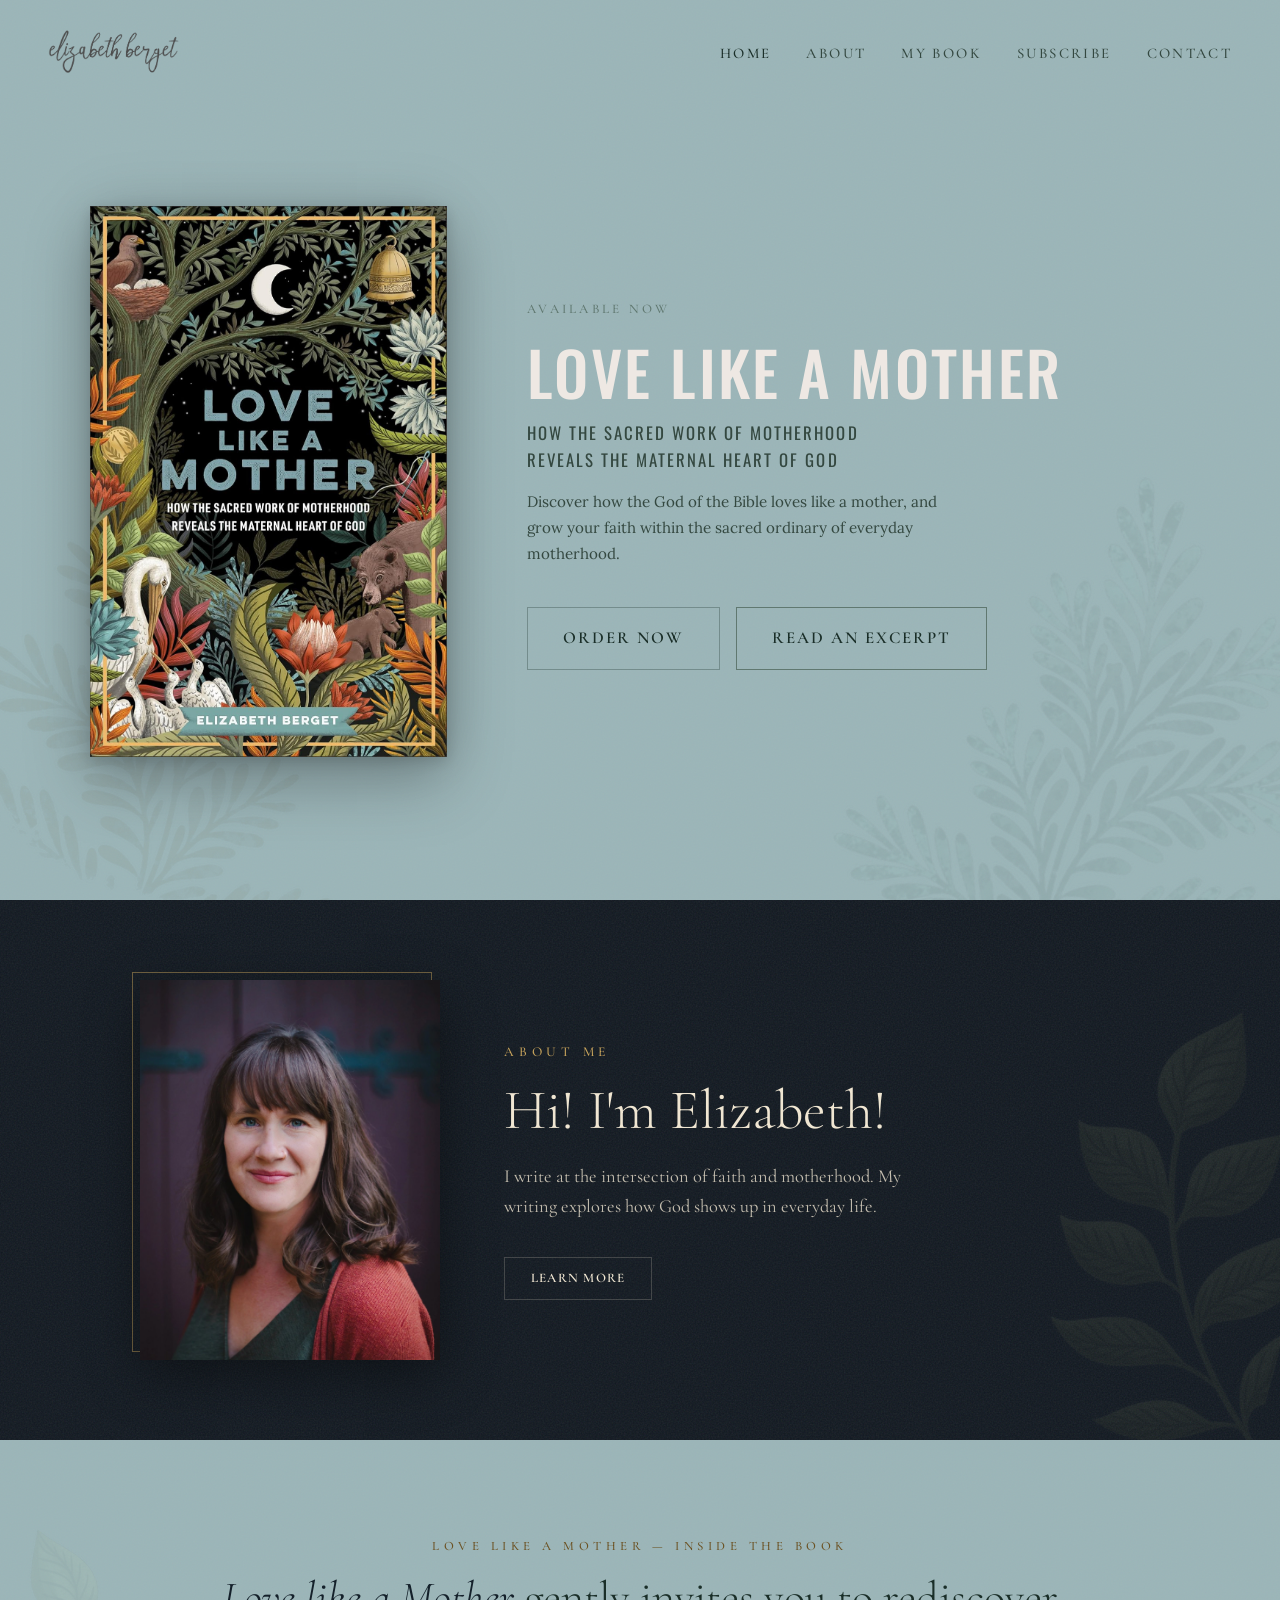
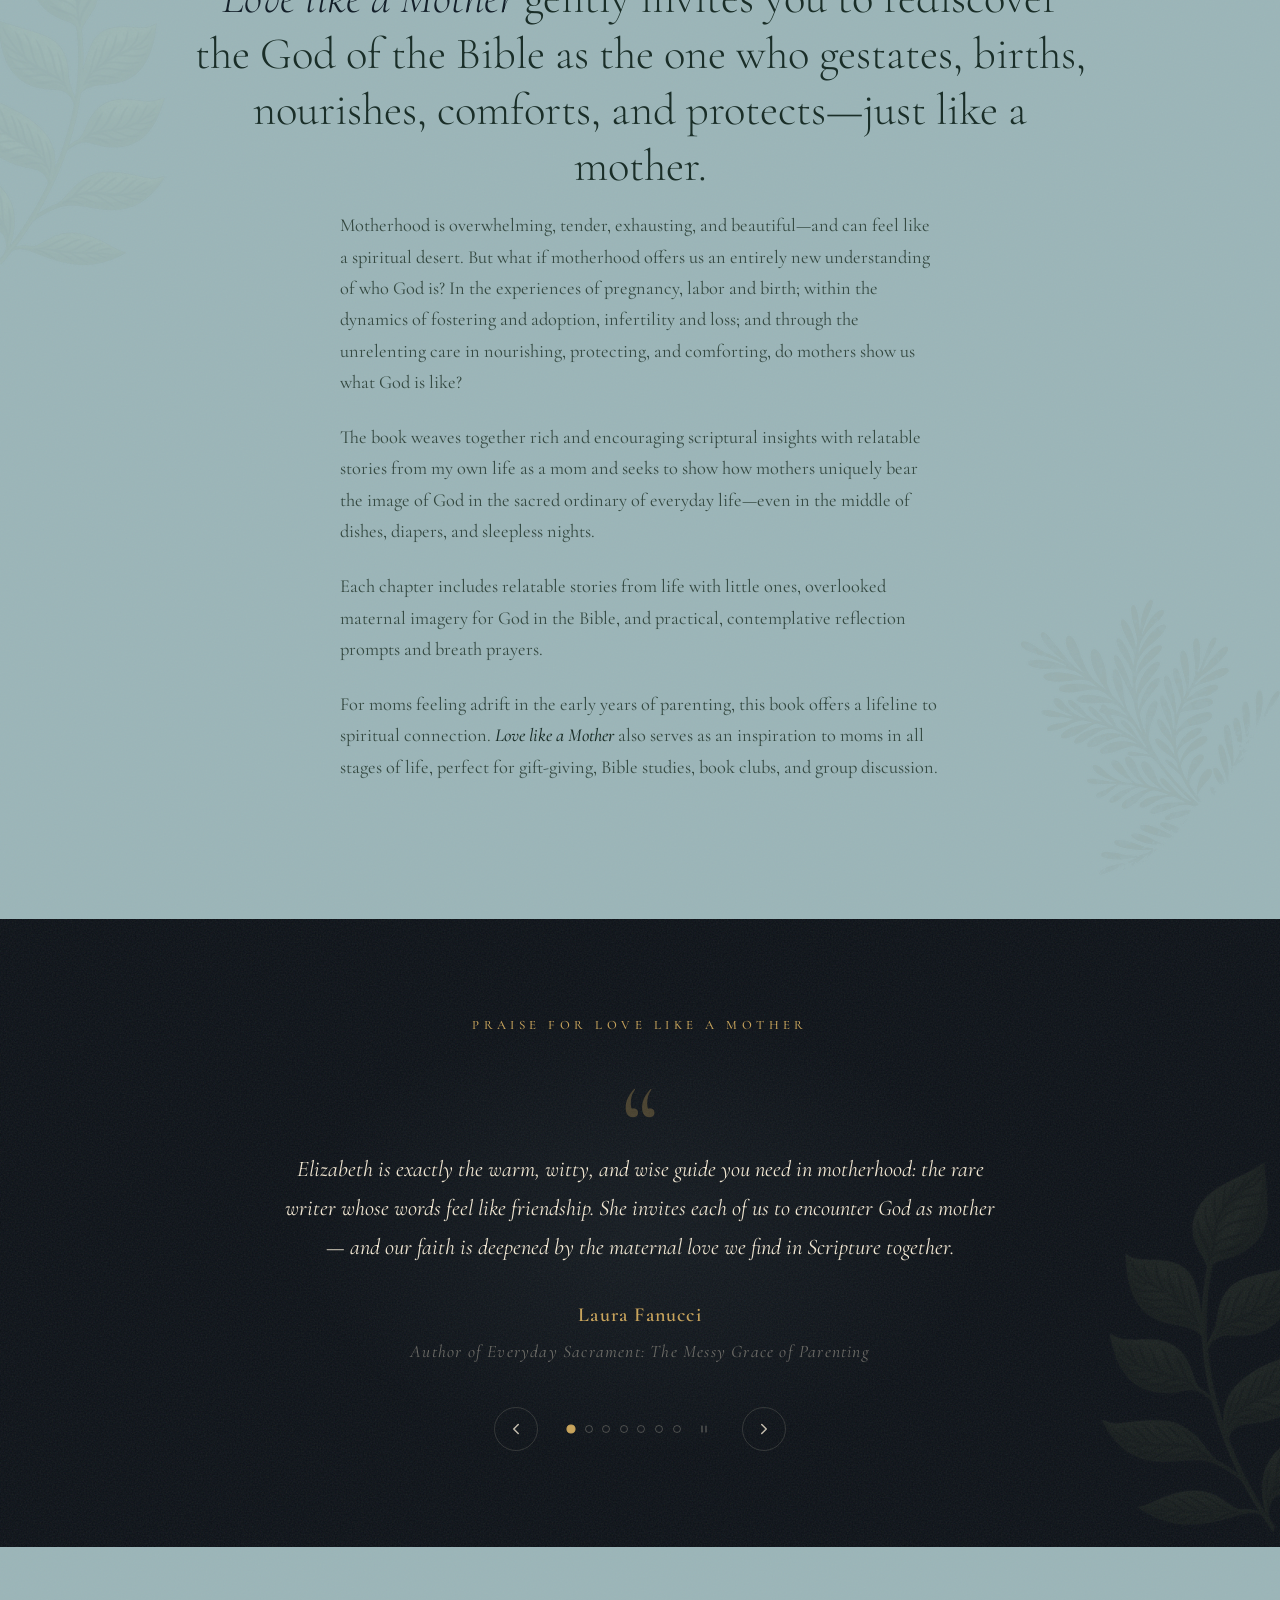
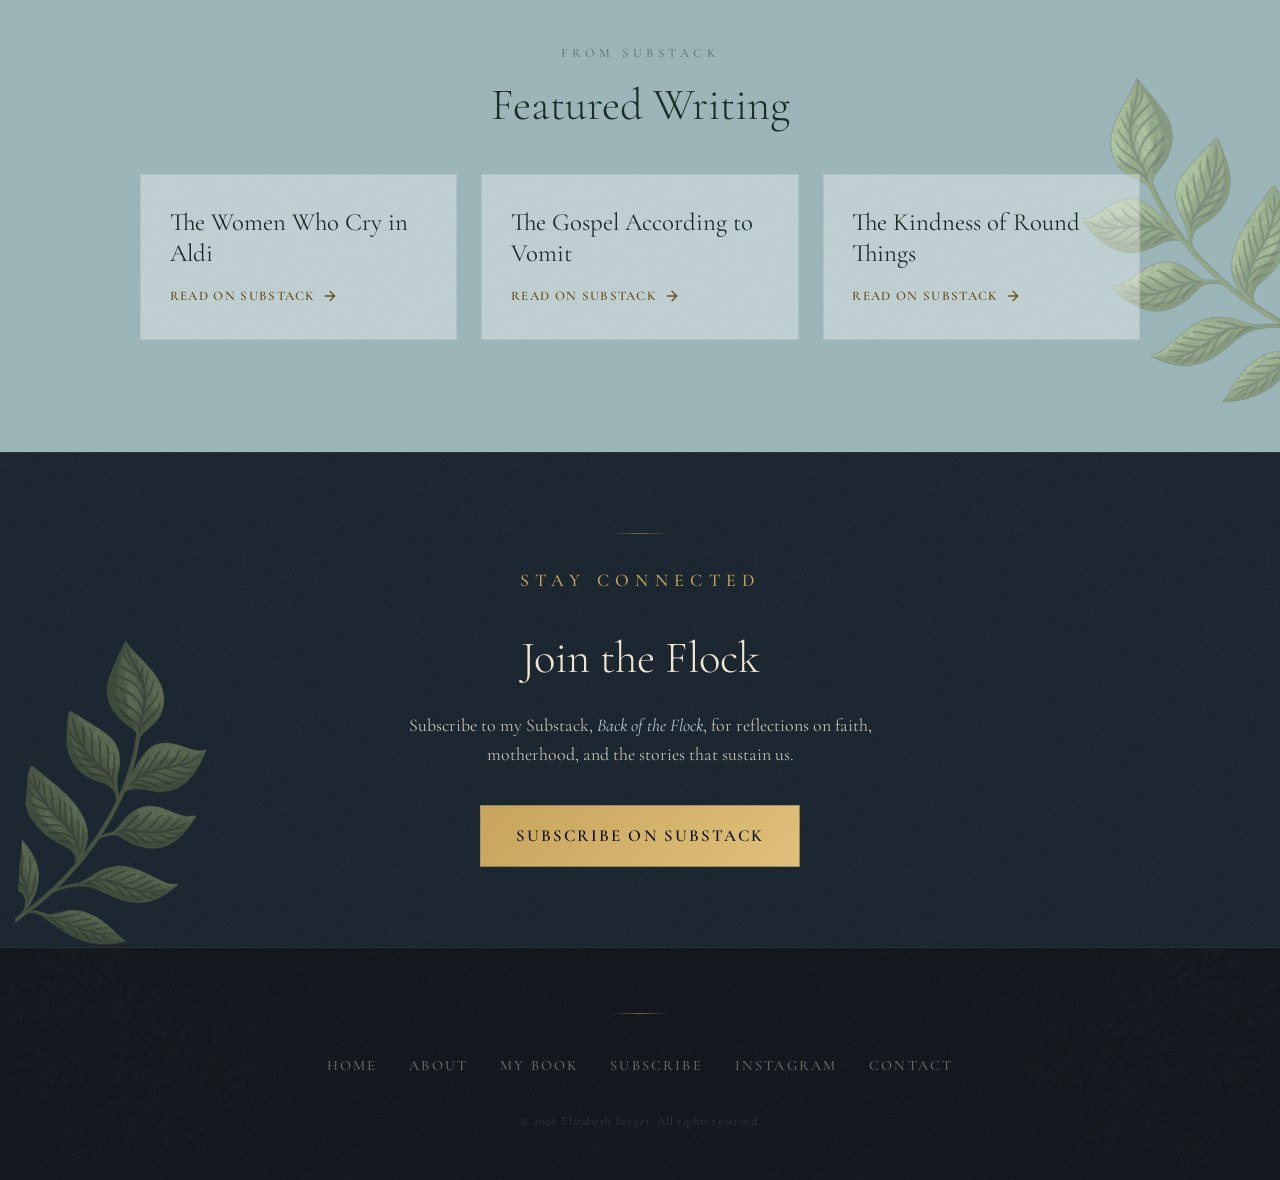
<file: index.html>
<!DOCTYPE html>
<html lang="en">
<head>
<meta charset="UTF-8">
<meta name="viewport" content="width=device-width, initial-scale=1.0">
<title>Elizabeth Berget — Author</title>
<meta name="description" content="Elizabeth Berget is a Christian writer exploring maternal imagery for God in the Bible. Her debut book Love Like a Mother is available now.">

<link href="https://fonts.googleapis.com/css2?family=Cormorant+Garamond:ital,wght@0,300;0,400;0,500;0,600;0,700;1,300;1,400;1,500;1,600&family=Lora:ital,wght@0,400;0,500;0,600;1,400;1,500&family=Oswald:wght@300;400;500;600&display=swap" rel="stylesheet">

<style>
  /* ===== ENCHANTED NIGHT GARDEN ===== */
  :root {
    --midnight: #0C1117;
    --midnight-warm: #111820;
    --midnight-blue: #14202A;
    --blue-mist: #9BB5B8;
    --blue-pale: #B5C9CB;
    --blue-cloud: #C2D1D3;
    --blue-deep: #7A9EA2;
    --blue-faint: rgba(155,181,184,0.10);
    --cream: #F0E6D2;
    --cream-soft: rgba(240,230,210,0.80);
    --cream-faint: rgba(240,230,210,0.40);
    --gold: #C8A45C;
    --gold-light: #DFC07A;
    --gold-dim: rgba(200,164,92,0.50);
    --gold-faint: rgba(200,164,92,0.12);
    --sage: #6A8E6B;
    --sage-soft: rgba(106,142,107,0.5);
    --olive: #4A6A3E;
    --coral: #C75B3F;
    --ink: #1A2E28;
    --ink-soft: #344840;
    --ink-faint: #607870;
    --gold-dark: #6B5020;
  }

  * { margin: 0; padding: 0; box-sizing: border-box; }
  html { scroll-behavior: smooth; overflow-x: hidden; }

  body {
    font-family: 'Lora', Georgia, serif;
    background: var(--midnight);
    color: var(--cream);
    line-height: 1.7;
    overflow-x: hidden;
  }

  body::before {
    content: '';
    position: fixed;
    inset: 0;
    z-index: 1;
    pointer-events: none;
    opacity: 0.025;
    background-image: url("data:image/svg+xml,%3Csvg viewBox='0 0 256 256' xmlns='http://www.w3.org/2000/svg'%3E%3Cfilter id='noise'%3E%3CfeTurbulence type='fractalNoise' baseFrequency='0.85' numOctaves='4' stitchTiles='stitch'/%3E%3C/filter%3E%3Crect width='100%25' height='100%25' filter='url(%23noise)' opacity='1'/%3E%3C/svg%3E");
    background-size: 256px 256px;
  }


  /* ===== FIREFLY CANVAS ===== */
  #fireflies {
    position: fixed;
    top: 0; left: 0;
    width: 100%; height: 100%;
    z-index: 0;
    pointer-events: none;
  }

  /* ===== ART SYSTEM ===== */
  .art { position: absolute; pointer-events: none; z-index: 1; }
  .art img { display: block; width: 100%; height: auto; }
  .art-leaf {
    position: absolute;
    pointer-events: none;
    z-index: 1;
    width: 220px;
    opacity: 0.12;
  }
  .art-leaf img { display: block; width: 100%; height: auto; }


  /* ===== NAVIGATION ===== */
  nav {
    position: fixed;
    top: 0; width: 100%; z-index: 100;
    padding: 1.6rem 3rem;
    display: flex; justify-content: flex-end; align-items: center; gap: 2.2rem;
    transition: all 0.5s ease;
  }
  /* Hero is light (blue-mist), so nav starts dark */
  nav a {
    font-family: 'Cormorant Garamond', serif;
    font-size: 0.92rem; font-weight: 500;
    letter-spacing: 0.16em; text-transform: uppercase;
    color: var(--ink-soft);
    text-decoration: none;
    transition: color 0.3s ease;
  }
  nav a:hover, nav a.active { color: var(--ink); }
  .nav-toggle { display: none; }
  .nav-toggle span { background: var(--ink); }
  .nav-logo { margin-right: auto; }
  .nav-logo img { height: 48px; width: auto; filter: brightness(0) invert(0.3); }
  nav.scrolled .nav-logo img { filter: brightness(0) invert(0.9); }
  nav.scrolled {
    background: rgba(12,17,23,0.92);
    backdrop-filter: blur(14px);
    -webkit-backdrop-filter: blur(14px);
    border-bottom: 1px solid var(--gold-faint);
  }
  nav.scrolled a { color: var(--cream-soft); }
  nav.scrolled a:hover, nav.scrolled a.active { color: var(--cream); }
  nav.scrolled .nav-toggle span { background: var(--cream); }

  /* ===== MOBILE NAV ===== */
  @media (max-width: 768px) {
    nav {
      flex-direction: column; align-items: stretch; padding: 0;
      background: rgba(12,17,23,0.97) !important;
      backdrop-filter: blur(14px); -webkit-backdrop-filter: blur(14px); gap: 0;
    }
    .nav-logo { position: absolute; left: 1.2rem; top: 12px; }
    .nav-logo img { height: 22px !important; filter: brightness(0) invert(0.9) !important; }
    .nav-toggle {
      display: block !important; position: absolute; right: 1.2rem; top: 10px;
      background: none !important; border: none !important; border-radius: 0 !important;
      -webkit-appearance: none; appearance: none;
      padding: 0.5rem;
    }
    .nav-toggle span {
      display: block; width: 24px; height: 2px;
      background: var(--cream) !important; margin: 5px 0;
    }
    nav a {
      display: none; width: 100%; text-align: center; padding: 0.9rem 1rem;
      font-size: 1rem; letter-spacing: 0.2em;
      color: var(--cream-soft) !important; border-bottom: 1px solid rgba(155,181,184,0.06);
    }
    nav a:hover, nav a.active { color: var(--cream) !important; }
    nav.open a { display: block; }
    nav.open .nav-logo { display: block; position: absolute; left: 1.2rem; top: 12px; width: auto; text-align: left; border-bottom: none; padding: 0; }
    nav a:last-of-type { border-bottom: none; }
    nav::before { content: ''; display: block; height: 53px; }
  }

  /* ===== GOLD DIVIDER ===== */
  .gold-rule {
    width: 60px; height: 1px;
    background: linear-gradient(90deg, transparent, var(--gold-dim), transparent);
    margin: 0 auto;
  }


  /* ===== BUTTONS ===== */
  .btn-primary {
    display: inline-flex; align-items: center; gap: 0.6rem;
    font-family: 'Cormorant Garamond', serif;
    font-size: 1.05rem; font-weight: 600;
    letter-spacing: 0.12em; text-transform: uppercase;
    color: var(--ink);
    background: transparent;
    border: 1px solid rgba(26,46,40,0.3);
    padding: 1rem 2.2rem; text-decoration: none;
    cursor: pointer;
    transition: all 0.4s cubic-bezier(0.16, 1, 0.3, 1);
    position: relative; overflow: hidden;
  }
  .btn-primary::before {
    content: '';
    position: absolute;
    bottom: 0; left: 0; right: 0;
    height: 3px;
    background: var(--ink);
    transform: scaleX(0);
    transform-origin: center;
    transition: transform 0.4s cubic-bezier(0.16, 1, 0.3, 1);
  }
  .btn-primary:hover::before { transform: scaleX(1); }
  .btn-primary:hover {
    transform: translateY(-4px);
    border-color: var(--ink);
    box-shadow: 0 12px 30px rgba(0,0,0,0.1);
  }
  .btn-primary span { position: relative; z-index: 1; }

  /* On dark backgrounds */
  .on-dark .btn-primary {
    background: linear-gradient(135deg, var(--gold) 0%, var(--gold-light) 100%);
    color: var(--midnight);
  }
  .on-dark .btn-primary:hover {
    box-shadow: 0 8px 30px rgba(200,164,92,0.25);
  }

  .btn-secondary {
    display: inline-flex; align-items: center;
    font-family: 'Cormorant Garamond', serif;
    font-size: 1.05rem; font-weight: 600;
    letter-spacing: 0.12em; text-transform: uppercase;
    color: var(--ink);
    background: transparent;
    padding: 1rem 2.2rem; text-decoration: none;
    border: 1px solid var(--ink-faint);
    cursor: pointer; transition: all 0.3s ease;
  }
  .btn-secondary:hover {
    border-color: var(--ink);
    color: var(--ink);
    background: rgba(26,46,40,0.05);
  }
  .on-dark .btn-secondary {
    color: var(--cream);
    border-color: rgba(240,230,210,0.2);
  }
  .on-dark .btn-secondary:hover {
    border-color: var(--gold);
    color: var(--gold);
    background: rgba(200,164,92,0.08);
  }


  /* ===== SECTION HELPERS ===== */
  .section-label {
    font-family: 'Cormorant Garamond', serif;
    font-size: 0.8rem; font-weight: 500;
    letter-spacing: 0.35em; text-transform: uppercase;
    color: var(--ink-faint);
    text-align: center; margin-bottom: 0.8rem;
  }
  .section-title {
    font-family: 'Cormorant Garamond', serif;
    font-size: 2.8rem; font-weight: 300;
    text-align: center; color: var(--ink);
    margin-bottom: 3rem; line-height: 1.25;
  }
  .on-dark .section-label { color: var(--gold); }
  .on-dark .section-title { color: var(--cream); }


  /* ========================================
     HERO — Dusty blue, book as jewel
     ======================================== */
  .hero {
    position: relative;
    min-height: 100vh;
    display: flex; align-items: center; justify-content: center;
    padding: 9rem 2rem 5rem;
    z-index: 2;
    overflow: hidden;
    background: var(--blue-mist);
  }

  .hero-inner {
    display: flex; align-items: center; gap: 5rem;
    max-width: 1100px; width: 100%;
    position: relative; z-index: 5;
  }

  .book-cover-wrap {
    flex-shrink: 0;
    opacity: 0;
    animation: bookReveal 1.2s cubic-bezier(0.16, 1, 0.3, 1) 0.2s forwards;
  }
  @keyframes bookReveal {
    from { opacity: 0; transform: translateY(40px) scale(0.96); }
    to { opacity: 1; transform: translateY(0) scale(1); }
  }

  .book-cover {
    width: 357px; height: auto; display: block;
    box-shadow:
      0 4px 15px rgba(0,0,0,0.15),
      0 25px 60px rgba(0,0,0,0.25),
      0 0 60px rgba(12,17,23,0.1);
  }

  .hero-text { flex: 1; position: relative; z-index: 5; }

  .hero-eyebrow {
    font-family: 'Cormorant Garamond', serif;
    font-size: 0.82rem; font-weight: 500;
    letter-spacing: 0.3em; text-transform: uppercase;
    color: var(--gold-dark);
    margin-bottom: 1.2rem;
    opacity: 0; animation: fadeUp 0.8s ease 0.5s forwards;
  }

  .hero-title {
    font-family: 'Oswald', sans-serif;
    font-size: 3.8rem; font-weight: 500;
    line-height: 1.05; color: #eee8e3;
    margin-bottom: 1rem;
    white-space: nowrap;
    text-transform: uppercase;
    letter-spacing: 0.04em;
    opacity: 0; animation: fadeUp 0.8s ease 0.7s forwards;
  }
  .hero-title em {
    font-style: italic;
    color: var(--midnight-blue);
    font-weight: 400;
  }

  .hero-subtitle {
    font-family: 'Oswald', sans-serif;
    font-size: 1.05rem; font-weight: 400;
    color: var(--ink-soft); line-height: 1.6;
    letter-spacing: 0.12em; text-transform: uppercase;
    margin-bottom: 1rem; max-width: 480px;
    opacity: 0; animation: fadeUp 0.8s ease 0.9s forwards;
  }
  .hero-desc {
    font-family: 'Lora', Georgia, serif;
    font-size: 0.95rem; font-weight: 400;
    color: var(--ink-soft); line-height: 1.7;
    margin-bottom: 2.5rem; max-width: 440px;
    opacity: 0; animation: fadeUp 0.8s ease 1.0s forwards;
  }

  .hero-meta {
    display: flex; align-items: center; gap: 1.2rem;
    margin-bottom: 2.5rem;
    opacity: 0; animation: fadeUp 0.8s ease 1.2s forwards;
  }
  .release-badge {
    display: inline-flex; align-items: center; gap: 0.5rem;
    font-family: 'Cormorant Garamond', serif;
    font-size: 0.82rem; font-weight: 500; letter-spacing: 0.25em;
    text-transform: uppercase;
    font-feature-settings: 'lnum';
    color: var(--ink-faint);
    background: none;
    border: none;
    padding: 0;
    margin-bottom: 1.2rem;
    opacity: 0; animation: fadeUp 0.8s ease 0.5s forwards;
  }
  .release-badge svg { width: 14px; height: 14px; fill: var(--ink-faint); }

  .hero-cta {
    display: flex; gap: 1rem;
    opacity: 0; animation: fadeUp 0.8s ease 1.3s forwards;
  }


  /* ========================================
     ELIZABETH — midnight (dark)
     ======================================== */
  .author-section {
    position: relative; z-index: 2;
    overflow: hidden;
    background: var(--midnight-warm);
    padding: 5rem 2rem;
  }

  .author-inner {
    display: flex; align-items: center; gap: 4rem;
    max-width: 1000px; margin: 0 auto;
  }

  .author-photo-side {
    flex: 0 0 300px; position: relative; z-index: 5;
  }
  .author-photo-side img {
    width: 300px; height: 380px;
    object-fit: cover; object-position: center 20%;
    display: block; border: none;
    box-shadow: 0 15px 50px rgba(0,0,0,0.4);
    position: relative; z-index: 2;
  }
  .author-photo-side::after {
    content: '';
    position: absolute;
    top: -8px; left: -8px; right: 8px; bottom: 8px;
    border: 1px solid rgba(200,164,92,0.5);
    z-index: 1; pointer-events: none;
  }

  .author-text-side {
    flex: 1; display: flex; flex-direction: column; justify-content: center;
    position: relative; z-index: 5;
  }

  .author-name {
    font-family: 'Cormorant Garamond', serif;
    font-size: 0.85rem; font-weight: 500;
    letter-spacing: 0.35em; text-transform: uppercase;
    color: var(--gold);
    margin-bottom: 1rem;
  }
  .author-title {
    font-family: 'Cormorant Garamond', serif;
    font-size: 3.5rem; font-weight: 300;
    line-height: 1.12; color: var(--cream);
    margin-bottom: 1.2rem;
  }
  .author-title em { font-style: italic; color: var(--blue-mist); font-weight: 400; }

  .author-tagline {
    font-family: 'Cormorant Garamond', serif;
    font-size: 1.15rem; font-weight: 400;
    color: var(--cream-soft);
    line-height: 1.65; margin-bottom: 2.2rem; max-width: 440px;
  }


  /* ========================================
     INSIDE THE BOOK — blue mist (light)
     ======================================== */
  .book-themes {
    position: relative; z-index: 2;
    padding: 6rem 2rem 7rem;
    overflow: hidden;
    background: var(--blue-mist);
  }

  .book-themes-inner {
    max-width: 900px; margin: 0 auto;
    position: relative; z-index: 5;
  }

  .book-themes .section-label { color: var(--gold-dark); }
  .book-themes .section-title { color: var(--ink); }

  .themes-intro {
    font-family: 'Cormorant Garamond', serif;
    font-size: 1.15rem; font-weight: 400;
    color: var(--ink-soft);
    line-height: 1.7; text-align: left;
    max-width: 600px; margin: 0 auto 1.5rem;
  }
  .themes-intro em { color: var(--ink); font-weight: 500; }

  .themes-grid {
    display: grid;
    grid-template-columns: repeat(2, 1fr);
    gap: 2.5rem;
    max-width: 900px;
    margin: 0 auto;
  }

  .theme-item {
    padding: 2rem 1.5rem; text-align: left;
    border: 1px solid rgba(26,46,40,0.08);
    background: rgba(255,255,255,0.12);
    transition: all 0.4s ease;
    position: relative;
  }
  .theme-item::after {
    content: '';
    position: absolute;
    top: -8px; left: -8px; right: 8px; bottom: 8px;
    border: 1px solid rgba(26,46,40,0.25);
    pointer-events: none;
    z-index: -1;
  }
  .theme-item:hover {
    border-color: rgba(200,164,92,0.25);
    background: rgba(255,255,255,0.18);
  }

  .theme-number {
    font-family: 'Cormorant Garamond', serif;
    font-size: 0.72rem; font-weight: 500;
    letter-spacing: 0.25em;
    color: var(--gold-dark);
    display: block; margin-bottom: 1.2rem;
  }

  .theme-title {
    font-family: 'Oswald', sans-serif;
    font-size: 1.2rem; font-weight: 500;
    color: var(--ink-soft);
    line-height: 1.3; margin-bottom: 1rem;
    text-transform: uppercase;
    letter-spacing: 0.06em;
  }

  .theme-desc {
    font-size: 0.88rem;
    color: var(--ink-soft);
    line-height: 1.65;
  }


  /* ========================================
     ENDORSEMENT SLIDER — midnight (dark)
     ======================================== */
  .endorsement {
    position: relative; z-index: 2;
    padding: 6rem 2rem; text-align: center;
    overflow: hidden;
    background: var(--midnight);
  }

  .endorsement::before {
    content: '';
    position: absolute;
    top: 50%; left: 50%;
    transform: translate(-50%, -50%);
    width: 700px; height: 450px;
    background: radial-gradient(ellipse at center, rgba(155,181,184,0.06) 0%, transparent 70%);
    pointer-events: none;
  }

  .endorsement-slider {
    max-width: 720px; margin: 0 auto;
    position: relative; z-index: 5;
  }

  .endorsement-track { position: relative; min-height: 280px; }

  .endorsement-slide {
    position: absolute; top: 0; left: 0; right: 0;
    opacity: 0; transform: translateY(12px);
    transition: opacity 0.7s ease, transform 0.7s ease;
    pointer-events: none;
  }
  .endorsement-slide.active {
    opacity: 1; transform: translateY(0);
    pointer-events: auto; position: relative;
  }

  .quote-mark {
    font-family: 'Cormorant Garamond', serif;
    font-size: 7rem; line-height: 1;
    color: var(--gold); opacity: 0.3;
    display: block; margin-bottom: -2rem;
  }
  .endorsement blockquote {
    font-family: 'Cormorant Garamond', serif;
    font-size: 1.4rem; font-weight: 400;
    font-style: italic; line-height: 1.75;
    color: var(--cream);
  }
  .endorsement cite {
    display: block;
    font-family: 'Cormorant Garamond', serif;
    font-size: 1.25rem; font-weight: 600;
    font-style: normal; letter-spacing: 0.06em;
    color: var(--gold); margin-top: 2rem;
  }
  .endorsement cite em {
    display: block; font-style: italic;
    color: var(--cream-faint);
    font-weight: 400; font-size: 1.1rem; margin-top: 0.3rem;
  }

  .slider-controls {
    display: flex; align-items: center; justify-content: center;
    gap: 1.8rem; margin-top: 2.5rem;
  }
  .slider-arrow {
    background: none;
    border: 1px solid rgba(240,230,210,0.15);
    width: 44px; height: 44px;
    display: flex; align-items: center; justify-content: center;
    cursor: pointer; transition: all 0.3s ease; border-radius: 50%;
  }
  .slider-arrow:hover {
    border-color: var(--gold);
    background: rgba(200,164,92,0.06);
  }
  .slider-arrow svg {
    width: 18px; height: 18px;
    stroke: var(--cream-soft);
    transition: stroke 0.3s ease;
  }
  .slider-arrow:hover svg { stroke: var(--gold); }

  .slider-dots { display: flex; gap: 0.6rem; align-items: center; }
  .slider-dot {
    width: 8px; height: 8px; border-radius: 50%;
    border: 1px solid rgba(240,230,210,0.25);
    background: transparent; cursor: pointer;
    transition: all 0.3s ease; padding: 0;
  }
  .slider-dot.active {
    background: var(--gold);
    border-color: var(--gold);
    transform: scale(1.15);
  }
  .slider-dot:hover:not(.active) {
    border-color: var(--cream-soft);
    background: rgba(240,230,210,0.15);
  }
  .slider-pause {
    width: 18px; height: 18px;
    background: none; border: none; cursor: pointer;
    color: rgba(240,230,210,0.2);
    padding: 0; margin-left: 0.3rem;
    transition: color 0.3s ease;
    display: flex; align-items: center; justify-content: center;
  }
  .slider-pause:hover { color: rgba(240,230,210,0.5); }
  .slider-pause svg { width: 12px; height: 12px; }


  /* ========================================
     FEATURED WRITING — blue mist (light)
     ======================================== */
  .featured-posts {
    position: relative; z-index: 2;
    padding: 6rem 2rem 7rem;
    overflow: hidden;
    background: var(--blue-mist);
  }

  .featured-posts .section-label { color: var(--ink-faint); }
  .featured-posts .section-title { color: var(--ink); }

  .featured-posts-inner {
    max-width: 1000px; margin: 0 auto;
    position: relative; z-index: 5;
  }

  .posts-grid {
    display: grid;
    grid-template-columns: repeat(3, 1fr);
    gap: 1.5rem;
  }

  .post-card {
    display: flex; flex-direction: column;
    text-decoration: none;
    padding: 2rem 1.8rem;
    border: 1px solid rgba(26,46,40,0.08);
    background: rgba(255,255,255,0.35);
    transition: all 0.4s ease;
    position: relative; overflow: hidden;
  }
  .post-card:hover {
    border-color: var(--gold);
    transform: translateY(-4px);
    box-shadow: 0 12px 35px rgba(12,17,23,0.12);
    background: rgba(255,255,255,0.50);
  }

  .post-card-number {
    font-family: 'Cormorant Garamond', serif;
    font-size: 0.75rem; font-weight: 500;
    letter-spacing: 0.15em;
    color: var(--gold-dark);
    margin-bottom: 1rem;
  }
  .post-card-title {
    font-family: 'Cormorant Garamond', serif;
    font-size: 1.55rem; font-weight: 400;
    color: var(--ink);
    line-height: 1.25; margin-bottom: 1rem;
    transition: color 0.3s ease;
  }
  .post-card:hover .post-card-title { color: var(--midnight-blue); }

  .post-card-excerpt {
    font-size: 0.88rem;
    color: var(--ink-soft);
    line-height: 1.65;
    margin-bottom: 1.5rem; flex: 1;
  }
  .post-card-link {
    font-family: 'Cormorant Garamond', serif;
    font-size: 0.82rem; font-weight: 600;
    letter-spacing: 0.1em; text-transform: uppercase;
    color: var(--gold-dark);
    display: inline-flex; align-items: center; gap: 0.4rem;
    transition: color 0.3s ease;
  }
  .post-card:hover .post-card-link { color: var(--ink); }
  .post-card-link svg { transition: transform 0.3s ease; }
  .post-card:hover .post-card-link svg { transform: translateX(3px); }


  /* ========================================
     SUBSCRIBE — midnight-blue (dark)
     ======================================== */
  .subscribe-strip {
    position: relative; z-index: 2;
    padding: 5rem 2rem; text-align: center;
    overflow: hidden;
    background: var(--midnight-blue);
    border-top: 1px solid var(--gold-faint);
    border-bottom: 1px solid var(--gold-faint);
  }
  .subscribe-strip .section-label { color: var(--gold); }
  .subscribe-strip .section-title { color: var(--cream); }
  .subscribe-strip p {
    font-family: 'Cormorant Garamond', serif;
    font-size: 1.12rem; color: var(--cream-soft);
    max-width: 480px; margin: 0 auto 2.2rem; line-height: 1.65;
  }
  .subscribe-strip em { color: var(--blue-pale); }
  .subscribe-strip .btn-primary {
    background: linear-gradient(135deg, var(--gold) 0%, var(--gold-light) 100%);
    color: var(--midnight);
  }
  .subscribe-strip .btn-primary:hover {
    box-shadow: 0 8px 30px rgba(200,164,92,0.25);
  }


  /* ========================================
     FOOTER
     ======================================== */
  footer {
    position: relative; z-index: 2;
    padding: 4rem 2rem 3rem;
    text-align: center; overflow: hidden;
    background: var(--midnight);
    border-top: 1px solid rgba(155,181,184,0.06);
  }
  .footer-links {
    display: flex; justify-content: center; gap: 2rem;
    margin-bottom: 2rem; flex-wrap: wrap;
  }
  .footer-links a {
    font-family: 'Cormorant Garamond', serif;
    font-size: 0.9rem; font-weight: 500;
    letter-spacing: 0.15em; text-transform: uppercase;
    color: var(--cream-faint); text-decoration: none;
    transition: color 0.3s ease;
  }
  .footer-links a:hover { color: var(--gold); }
  .footer-copy {
    font-size: 0.78rem; color: rgba(240,230,210,0.15);
    font-family: 'Cormorant Garamond', serif; letter-spacing: 0.05em;
  }


  /* ===== DARK SECTION NOISE TEXTURE ===== */
  /* Light sections — very faint grain */
  .hero::after,
  .book-themes::after,
  .featured-posts::after {
    content: '';
    position: absolute;
    inset: 0;
    z-index: 3;
    pointer-events: none;
    opacity: 0.04;
    background-image: url("data:image/svg+xml,%3Csvg viewBox='0 0 512 512' xmlns='http://www.w3.org/2000/svg'%3E%3Cfilter id='n'%3E%3CfeTurbulence type='fractalNoise' baseFrequency='0.65' numOctaves='4' stitchTiles='stitch'/%3E%3C/filter%3E%3Crect width='100%25' height='100%25' filter='url(%23n)' opacity='1'/%3E%3C/svg%3E");
    background-size: 512px 512px;
  }

  /* Dark sections — matte paper grain */
  .author-section::after,
  .endorsement::after,
  .subscribe-strip::after,
  footer::after {
    content: '';
    position: absolute;
    inset: 0;
    z-index: 3;
    pointer-events: none;
    opacity: 0.09;
    background-image: url("data:image/svg+xml,%3Csvg viewBox='0 0 512 512' xmlns='http://www.w3.org/2000/svg'%3E%3Cfilter id='n'%3E%3CfeTurbulence type='fractalNoise' baseFrequency='0.65' numOctaves='4' stitchTiles='stitch'/%3E%3C/filter%3E%3Crect width='100%25' height='100%25' filter='url(%23n)' opacity='1'/%3E%3C/svg%3E");
    background-size: 512px 512px;
  }


  /* ===== ANIMATIONS ===== */
  @keyframes fadeUp {
    from { opacity: 0; transform: translateY(24px); }
    to { opacity: 1; transform: translateY(0); }
  }
  .reveal {
    opacity: 0; transform: translateY(28px);
    transition: opacity 0.9s ease, transform 0.9s ease;
  }
  .reveal.visible { opacity: 1; transform: translateY(0); }
  .reveal-d1 { transition-delay: 0.12s; }
  .reveal-d2 { transition-delay: 0.24s; }
  .reveal-d3 { transition-delay: 0.36s; }


  /* ===== RESPONSIVE ===== */
  @media (max-width: 1000px) {
    .author-inner { flex-direction: column; align-items: center; text-align: center; }
    .author-photo-side { flex: none; }
    .author-text-side { align-items: center; }
    .author-text-side .btn-secondary { align-self: center !important; }
    .author-tagline { max-width: 520px; }
  }

  @media (max-width: 900px) {
    .hero { padding: 6rem 2rem 4rem; }
    .hero-inner { flex-direction: column; text-align: center; gap: 3rem; }
    .book-cover { width: 289px; }
    .hero-title { font-size: 3.6rem; white-space: normal; }
    .hero-subtitle { max-width: 100%; margin-left: auto; margin-right: auto; }
    .hero-desc { max-width: 100%; margin-left: auto; margin-right: auto; }
    .hero-meta { justify-content: center; }
    .hero-cta { justify-content: center; flex-wrap: wrap; }
    .author-title { font-size: 2.8rem; }
    .section-title { font-size: 2.3rem; }
    .posts-grid { grid-template-columns: 1fr; max-width: 480px; margin: 0 auto; }
    .themes-grid { grid-template-columns: 1fr; max-width: 480px; margin: 0 auto; }
    .art-hero-fern-l { display: none; }
    .art-hero-fern-r { width: 450px; }
  }

  @media (max-width: 600px) {
    .hero { padding: 5rem 1.5rem 3rem; min-height: auto; }
    .book-cover { width: 238px; }
    .hero-title { font-size: 2.6rem; white-space: normal; }
    .hero-subtitle { font-size: 1.05rem; }
    .author-title { font-size: 2.4rem; }
    .author-text-side { padding: 0; }
    .endorsement { padding: 4rem 1.5rem; }
    .endorsement blockquote { font-size: 1.15rem; }
    .endorsement-track { min-height: 320px; }
    .featured-posts { padding: 4rem 1.5rem 5rem; }
    .art-endorsement-leaf, .art-themes-leaf-r { display: none; }
  }
</style>
</head>
<body>

<canvas id="fireflies"></canvas>


<!-- ===== H E R O (dusty blue) ===== -->
<section class="hero">
  <!-- Botanical accents -->
  <div class="art" style="right: -5%; bottom: -8%; width: 525px; opacity: 0.10; transform: rotate(-10deg);">
    <img src="images/art/blue-fern.png" alt="">
  </div>
  <div class="art art-hero-fern-l" style="left: -6%; bottom: -10%; width: 410px; opacity: 0.07; transform: scaleX(-1) rotate(5deg);">
    <img src="images/art/olive-fern.png" alt="">
  </div>

  <div class="hero-inner">
    <div class="book-cover-wrap">
      <img src="images/book-cover-hires.jpg" alt="Love Like a Mother — Book Cover" class="book-cover">
    </div>
    <div class="hero-text">
      <div class="release-badge">Available Now</div>
      <h1 class="hero-title">Love like a Mother</h1>
      <p class="hero-subtitle">How the Sacred Work of Motherhood<br>Reveals the Maternal Heart of God</p>
      <p class="hero-desc">Discover how the God of the Bible loves like a mother, and grow your faith within the sacred ordinary of everyday motherhood.</p>
      <div class="hero-cta">
        <a href="book.html#preorder" class="btn-primary"><span>Order Now</span></a>
        <a href="Excerpt_Intro_CH1.pdf" target="_blank" class="btn-secondary"><span>Read an Excerpt</span></a>
      </div>
    </div>
  </div>
</section>


<!-- ===== E L I Z A B E T H (midnight dark) ===== -->
<section class="author-section on-dark" id="about-elizabeth">
  <!-- Botanical accent -->
  <div class="art-leaf" style="right: -2%; bottom: -5%; width: 260px; opacity: 0.08; transform: rotate(15deg);">
    <img src="images/art/green-leaf.png" alt="">
  </div>

  <div class="author-inner">
    <div class="author-photo-side">
      <img src="images/about.webp" alt="Elizabeth Berget">
    </div>
    <div class="author-text-side reveal">
      <p class="author-name">About Me</p>
      <h2 class="author-title">Hi! I'm Elizabeth!</h2>
      <p class="author-tagline">I write at the intersection of faith and motherhood. My writing explores how God shows up in everyday life.</p>
      <a href="about.html" class="btn-secondary" style="padding: 0.6rem 1.6rem; font-size: 0.82rem; letter-spacing: 0.1em; align-self: flex-start;">Learn More</a>
    </div>
  </div>
</section>


<!-- ===== I N S I D E  T H E  B O O K (blue mist light) ===== -->
<section class="book-themes">
  <!-- Botanical accents -->
  <div class="art-leaf" style="left: -2%; top: 8%; width: 200px; opacity: 0.07; transform: scaleX(-1) rotate(10deg);">
    <img src="images/art/green-leaf.png" alt="">
  </div>
  <div class="art-leaf art-themes-leaf-r" style="right: -1%; bottom: 5%; width: 240px; opacity: 0.06; transform: rotate(-20deg);">
    <img src="images/art/olive-fern.png" alt="">
  </div>

  <div class="book-themes-inner">
    <p class="section-label reveal">Love Like a Mother — Inside the Book</p>
    <h2 class="section-title reveal reveal-d1" style="margin-bottom:1rem;"><em style="color:var(--midnight-blue); font-style:italic;">Love like a Mother</em> gently invites you to rediscover the God of the Bible as the one who gestates, births, nourishes, comforts, and protects&mdash;just like a mother.</h2>
    <p class="themes-intro reveal reveal-d2">Motherhood is overwhelming, tender, exhausting, and beautiful&mdash;and can feel like a spiritual desert. But what if motherhood offers us an entirely new understanding of who God is? In the experiences of pregnancy, labor and birth; within the dynamics of fostering and adoption, infertility and loss; and through the unrelenting care in nourishing, protecting, and comforting, do mothers show us what God is like?</p>
    <p class="themes-intro reveal reveal-d2">The book weaves together rich and encouraging scriptural insights with relatable stories from my own life as a mom and seeks to show how mothers uniquely bear the image of God in the sacred ordinary of everyday life&mdash;even in the middle of dishes, diapers, and sleepless nights.</p>
    <p class="themes-intro reveal reveal-d2">Each chapter includes relatable stories from life with little ones, overlooked maternal imagery for God in the Bible, and practical, contemplative reflection prompts and breath prayers.</p>
    <p class="themes-intro reveal reveal-d2">For moms feeling adrift in the early years of parenting, this book offers a lifeline to spiritual connection. <em>Love like a Mother</em> also serves as an inspiration to moms in all stages of life, perfect for gift-giving, Bible studies, book clubs, and group discussion.</p>
  </div>
</section>


<!-- ===== E N D O R S E M E N T S (midnight dark) ===== -->
<section class="endorsement on-dark">
  <!-- Botanical accent -->
  <div class="art-leaf art-endorsement-leaf" style="right: -3%; bottom: 0; width: 220px; opacity: 0.08; transform: rotate(15deg);">
    <img src="images/art/green-leaf.png" alt="">
  </div>

  <div class="endorsement-slider reveal">
    <p class="section-label" style="margin-bottom: 2rem;">Praise for Love Like a Mother</p>

    <div class="endorsement-track">
      <div class="endorsement-slide active">
        <span class="quote-mark">&ldquo;</span>
        <blockquote>
          Elizabeth is exactly the warm, witty, and wise guide you need in motherhood: the rare writer whose words feel like friendship. She invites each of us to encounter God as mother — and our faith is deepened by the maternal love we find in Scripture together.
        </blockquote>
        <cite>
          Laura Fanucci
          <em>Author of Everyday Sacrament: The Messy Grace of Parenting</em>
        </cite>
      </div>

      <div class="endorsement-slide">
        <span class="quote-mark">&ldquo;</span>
        <blockquote style="font-size: 1.6rem;">
          This will be a balm for new and experienced moms alike.
        </blockquote>
        <cite>
          Publishers Weekly
        </cite>
      </div>

      <div class="endorsement-slide">
        <span class="quote-mark">&ldquo;</span>
        <blockquote>
          Where has this book been all my life? I don't say this lightly: Elizabeth Berget has unlocked a profound new framework for viewing the love of God. I want to get this book into the hands of every mother I know.
        </blockquote>
        <cite>
          Ashlee Gadd
          <em>Author of Create Anyway; Founder of Coffee + Crumbs</em>
        </cite>
      </div>

      <div class="endorsement-slide">
        <span class="quote-mark">&ldquo;</span>
        <blockquote>
          I believe we all benefit from seeing God beyond exclusively masculine imagery, and <em style="font-style: italic;">Love Like a Mother</em> is an excellent guide. A gift for anyone who wants to know God better.
        </blockquote>
        <cite>
          Meredith Miller
          <em>Pastor; Author of Woven: Nurturing a Faith Your Kid Doesn't Have to Heal From</em>
        </cite>
      </div>

      <div class="endorsement-slide">
        <span class="quote-mark">&ldquo;</span>
        <blockquote>
          A visceral, moving, and profoundly insightful book. I found myself nourished and seen; my heart expanded with love for my children, for other mothers, and for God.
        </blockquote>
        <cite>
          Chine McDonald
          <em>Writer, Broadcaster, Director of Theos; Author of Unmaking Mary: Shattering the Myth of Perfect Motherhood</em>
        </cite>
      </div>

      <div class="endorsement-slide">
        <span class="quote-mark">&ldquo;</span>
        <blockquote>
          Elizabeth Berget writes with wisdom and honesty, turning our eyes to the heart of God with a depth that invites all readers to see divine love in new and tender ways. This book is a gift.
        </blockquote>
        <cite>
          Tanner Olson
          <em>Author of Getting Through What You&rsquo;re Going Through</em>
        </cite>
      </div>

      <div class="endorsement-slide">
        <span class="quote-mark">&ldquo;</span>
        <blockquote>
          This book reignited my holy imagination and helped me connect my evolving identity with a never-changing God. Seeing God in the mother and the mother in God changes everything. What we do as mothers matters, and Elizabeth gets it.
        </blockquote>
        <cite>
          Mary Van Geffen
          <em>Author of Parenting a Spicy One</em>
        </cite>
      </div>
    </div>

    <div class="slider-controls">
      <button class="slider-arrow slider-prev" aria-label="Previous testimonial">
        <svg viewBox="0 0 24 24" fill="none" stroke="currentColor" stroke-width="2" stroke-linecap="round" stroke-linejoin="round"><path d="M15 18l-6-6 6-6"/></svg>
      </button>
      <div class="slider-dots">
        <button class="slider-dot active" aria-label="Testimonial 1"></button>
        <button class="slider-dot" aria-label="Testimonial 2"></button>
        <button class="slider-dot" aria-label="Testimonial 3"></button>
        <button class="slider-dot" aria-label="Testimonial 4"></button>
        <button class="slider-dot" aria-label="Testimonial 5"></button>
        <button class="slider-dot" aria-label="Testimonial 6"></button>
        <button class="slider-dot" aria-label="Testimonial 7"></button>
        <button class="slider-pause" aria-label="Pause slideshow">
          <svg class="pause-icon" viewBox="0 0 24 24" fill="currentColor" width="10" height="10"><rect x="6" y="5" width="4" height="14" rx="1"/><rect x="14" y="5" width="4" height="14" rx="1"/></svg>
          <svg class="play-icon" viewBox="0 0 24 24" fill="currentColor" width="10" height="10" style="display:none;"><polygon points="6,4 20,12 6,20"/></svg>
        </button>
      </div>
      <button class="slider-arrow slider-next" aria-label="Next testimonial">
        <svg viewBox="0 0 24 24" fill="none" stroke="currentColor" stroke-width="2" stroke-linecap="round" stroke-linejoin="round"><path d="M9 18l6-6-6-6"/></svg>
      </button>
    </div>
  </div>
</section>


<!-- ===== F E A T U R E D  W R I T I N G (blue mist light) ===== -->
<section class="featured-posts">
  <div class="art-leaf" style="right: -1%; bottom: 5%; width: 200px; opacity: 0.5; transform: rotate(-20deg);">
    <img src="images/art/green-leaf.png" alt="">
  </div>

  <div class="featured-posts-inner">
    <p class="section-label reveal">From Substack</p>
    <h2 class="section-title reveal reveal-d1" style="margin-bottom: 2.5rem;">Featured Writing</h2>
    <div class="posts-grid">
      <a href="https://elizabethberget.substack.com/p/the-women-who-cry-in-aldi" target="_blank" class="post-card reveal reveal-d1">

        <h3 class="post-card-title">The Women Who Cry in Aldi</h3>
        <span class="post-card-link">Read on Substack <svg width="16" height="16" viewBox="0 0 24 24" fill="none" stroke="currentColor" stroke-width="2" stroke-linecap="round"><path d="M5 12h14M12 5l7 7-7 7"/></svg></span>
      </a>
      <a href="https://elizabethberget.substack.com/p/the-gospel-according-to-vomit" target="_blank" class="post-card reveal reveal-d2">

        <h3 class="post-card-title">The Gospel According to Vomit</h3>
        <span class="post-card-link">Read on Substack <svg width="16" height="16" viewBox="0 0 24 24" fill="none" stroke="currentColor" stroke-width="2" stroke-linecap="round"><path d="M5 12h14M12 5l7 7-7 7"/></svg></span>
      </a>
      <a href="https://elizabethberget.substack.com/p/the-kindness-of-round-things" target="_blank" class="post-card reveal reveal-d3">

        <h3 class="post-card-title">The Kindness of Round Things</h3>
        <span class="post-card-link">Read on Substack <svg width="16" height="16" viewBox="0 0 24 24" fill="none" stroke="currentColor" stroke-width="2" stroke-linecap="round"><path d="M5 12h14M12 5l7 7-7 7"/></svg></span>
      </a>
    </div>
  </div>
</section>


<!-- ===== S U B S C R I B E (dark) ===== -->
<section class="subscribe-strip">
  <!-- Botanical accent -->
  <div class="art-leaf" style="left: 2%; bottom: -3%; width: 180px; opacity: 0.4; transform: scaleX(-1) rotate(-5deg);">
    <img src="images/art/green-leaf.png" alt="">
  </div>

  <div class="reveal" style="position:relative; z-index:5;">
    <div class="gold-rule" style="margin-bottom: 2rem;"></div>
    <p class="section-label">Stay Connected</p>
    <h2 class="section-title" style="margin-bottom:1.5rem;">Join the Flock</h2>
    <p>Subscribe to my Substack, <em>Back of the Flock</em>, for reflections on faith, motherhood, and the stories that sustain us.</p>
    <a href="https://elizabethberget.substack.com" target="_blank" class="btn-primary"><span>Subscribe on Substack</span></a>
  </div>
</section>


<!-- ===== F O O T E R ===== -->
<footer>
  <!-- Botanical accents -->
  <div class="art" style="left: -2%; bottom: 0; width: 350px; opacity: 0.06; transform: rotate(12deg);">
    <img src="images/art/back-fern.png" alt="">
  </div>
  <div class="art" style="right: -2%; bottom: 0; width: 350px; opacity: 0.06; transform: scaleX(-1) rotate(12deg);">
    <img src="images/art/back-fern.png" alt="">
  </div>

  <div class="gold-rule" style="margin-bottom: 2.5rem;"></div>
  <div class="footer-links" style="position:relative; z-index:5;">
    <a href="index.html">Home</a>
    <a href="about.html">About</a>
    <a href="book.html">My Book</a>
    <a href="https://elizabethberget.substack.com" target="_blank">Subscribe</a>
    <a href="https://www.instagram.com/elizabeth_a_berget/" target="_blank">Instagram</a>
    <a href="contact.html">Contact</a>
  </div>
  <p class="footer-copy" style="position:relative; z-index:5;">&copy; 2026 Elizabeth Berget. All rights reserved.</p>
</footer>


<nav id="navbar">
  <a href="index.html" class="nav-logo"><img src="images/logo.png" alt="Elizabeth Berget"></a>
  <button class="nav-toggle" aria-label="Menu"><span></span><span></span><span></span></button>
  <a href="index.html" class="active">Home</a>
  <a href="about.html">About</a>
  <a href="book.html">My Book</a>
  <a href="https://elizabethberget.substack.com" target="_blank">Subscribe</a>
  <a href="contact.html">Contact</a>
</nav>

<script src="main.js"></script>

<script>
/* Testimonial slider */
(function() {
  const slides = document.querySelectorAll('.endorsement-slide');
  const dots = document.querySelectorAll('.slider-dot');
  const prevBtn = document.querySelector('.slider-prev');
  const nextBtn = document.querySelector('.slider-next');
  if (!slides.length) return;

  let current = 0;
  let autoTimer;

  function goTo(idx) {
    slides[current].classList.remove('active');
    dots[current].classList.remove('active');
    current = (idx + slides.length) % slides.length;
    slides[current].classList.add('active');
    dots[current].classList.add('active');
  }

  function startAuto() {
    autoTimer = setInterval(function() { goTo(current + 1); }, 10000);
  }
  function resetAuto() {
    clearInterval(autoTimer);
    startAuto();
  }

  var paused = false;
  var pauseBtn = document.querySelector('.slider-pause');
  var pauseIcon = pauseBtn.querySelector('.pause-icon');
  var playIcon = pauseBtn.querySelector('.play-icon');

  pauseBtn.addEventListener('click', function() {
    if (paused) {
      startAuto();
      pauseIcon.style.display = '';
      playIcon.style.display = 'none';
    } else {
      clearInterval(autoTimer);
      pauseIcon.style.display = 'none';
      playIcon.style.display = '';
    }
    paused = !paused;
  });

  prevBtn.addEventListener('click', function() { goTo(current - 1); if (!paused) resetAuto(); });
  nextBtn.addEventListener('click', function() { goTo(current + 1); if (!paused) resetAuto(); });
  dots.forEach(function(dot, i) {
    dot.addEventListener('click', function() { goTo(i); if (!paused) resetAuto(); });
  });

  startAuto();
})();
</script>
</body>
</html>
</file>
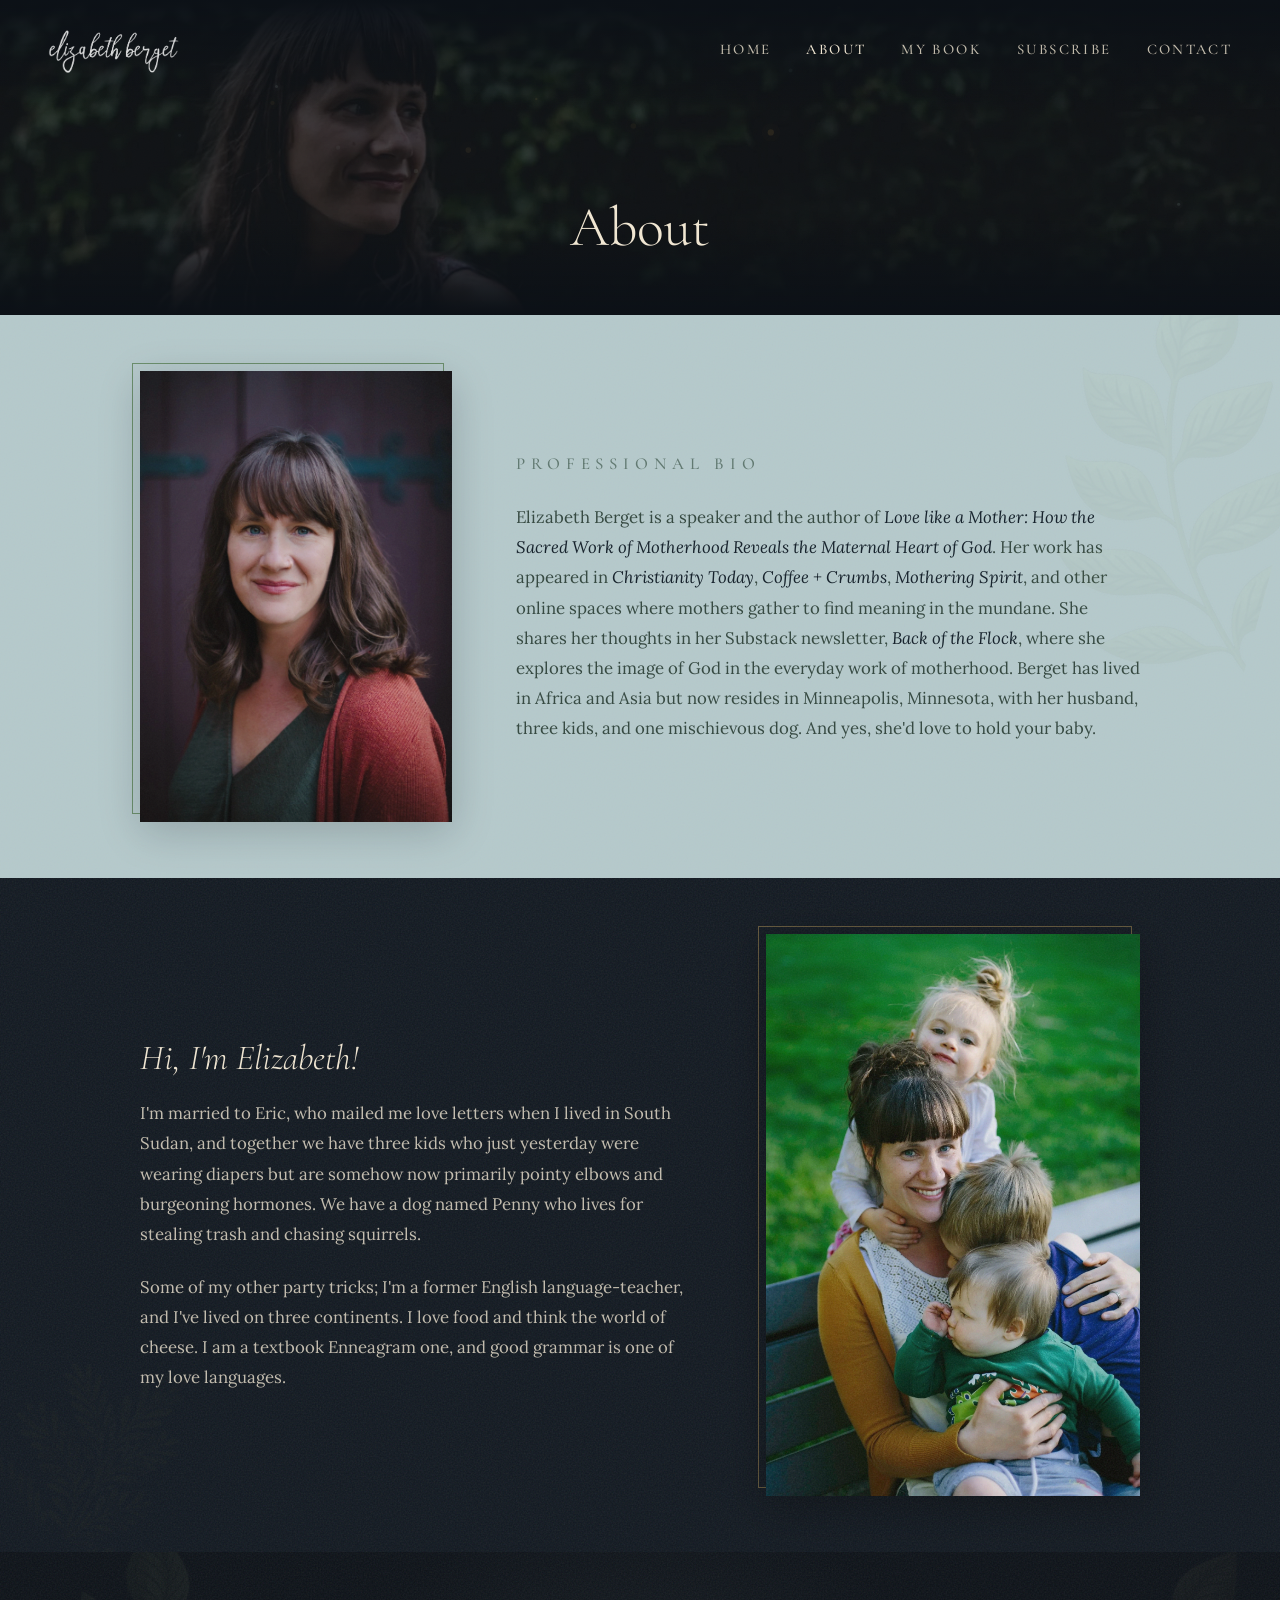
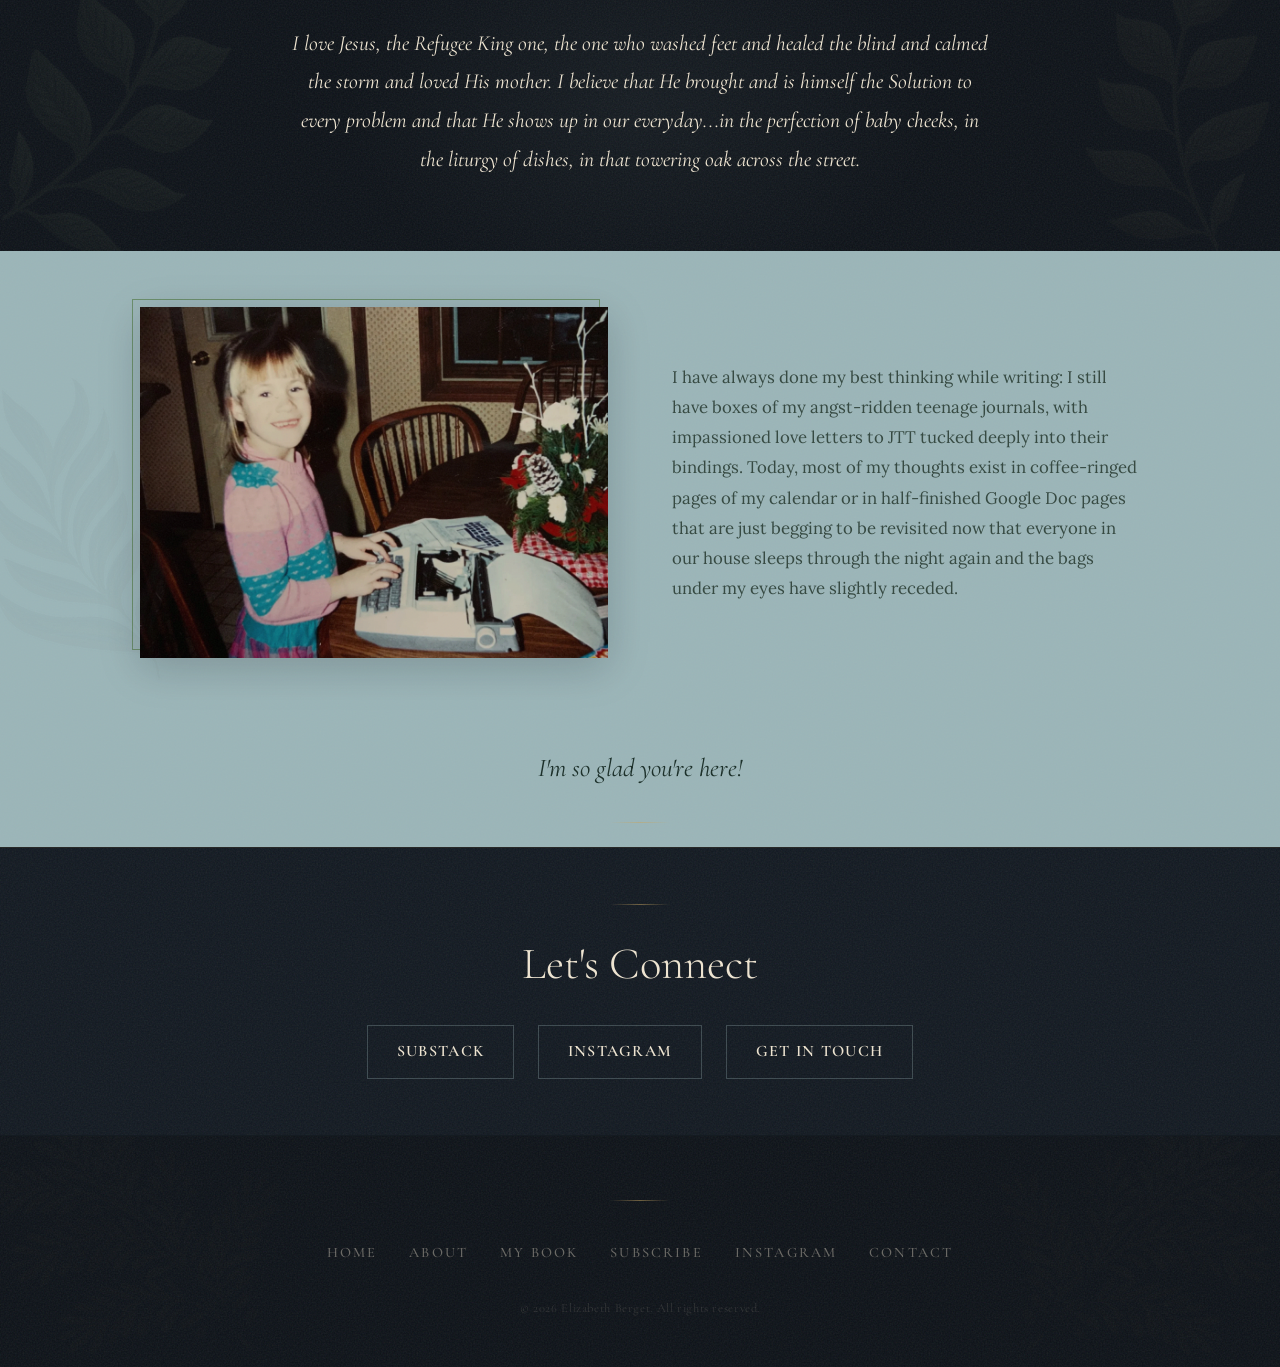
<file: about.html>
<!DOCTYPE html>
<html lang="en">
<head>
<meta charset="UTF-8">
<meta name="viewport" content="width=device-width, initial-scale=1.0">
<title>About — Elizabeth Berget</title>
<meta name="description" content="Meet Elizabeth Berget — writer, mother, former teacher, and author of Love Like a Mother.">
<link rel="stylesheet" href="styles.css">
<style>
  .art-leaf { position: absolute; pointer-events: none; z-index: 1; width: 220px; opacity: 0.12; }
  .art-leaf img { display: block; width: 100%; height: auto; }

  /* ===== ABOUT HERO ===== */
  .about-hero {
    position: relative; z-index: 2; overflow: hidden;
  }
  .about-hero-bg {
    width: 100%; height: 35vh; min-height: 280px;
    position: relative; overflow: hidden;
  }
  .about-hero-bg img {
    width: 100%; height: 100%;
    object-fit: cover; object-position: center 30%;
    opacity: 0.5; filter: brightness(0.55) saturate(0.75);
  }
  .about-hero-bg::after {
    content: '';
    position: absolute; inset: 0;
    background: linear-gradient(180deg, var(--midnight) 0%, transparent 35%, transparent 70%, var(--midnight) 100%);
  }
  .about-hero-overlay {
    position: absolute; bottom: 2.5rem; left: 50%;
    transform: translateX(-50%);
    text-align: center; z-index: 3;
  }
  .about-hero-overlay h1 {
    font-family: 'Cormorant Garamond', serif;
    font-size: 3.5rem; font-weight: 300;
    color: var(--cream);
    opacity: 0; animation: fadeUp 0.8s ease 0.3s forwards;
  }


  /* ===== GREETING (blue mist) ===== */
  .about-greeting {
    position: relative; z-index: 2;
    padding: 5rem 2rem 2rem; text-align: center;
    background: var(--blue-mist);
  }
  .about-greeting h2 {
    font-family: 'Cormorant Garamond', serif;
    font-size: 3.2rem; font-weight: 300;
    color: var(--ink); line-height: 1.2; margin-bottom: 0.5rem;
  }
  .about-greeting h2 em {
    font-style: italic; color: var(--midnight-blue); font-weight: 400;
  }
  .about-greeting .greeting-line {
    width: 60px; height: 1px;
    background: linear-gradient(90deg, transparent, var(--gold-dim), transparent);
    margin: 1.5rem auto 0;
  }


  /* ===== STORY BLOCKS ===== */
  .story-block {
    position: relative; z-index: 2; padding: 3.5rem 2rem;
  }

  /* Light = blue mist */
  .story-block.light { background: var(--blue-mist); }
  .story-block.light .story-text p { color: var(--ink-soft); }
  .story-block.light .story-text em { color: var(--midnight-blue); }
  .story-block.light .story-photo::before { border-color: #6A8E6B; }
  .story-block.light .story-photo img { box-shadow: 0 10px 40px rgba(12,17,23,0.2); }

  /* Pale = blue pale (matches "Hi I'm Elizabeth" section) */
  .story-block.pale { background: var(--blue-pale); }
  .story-block.pale .story-text p { color: var(--ink-soft); }
  .story-block.pale .story-text em { color: var(--midnight-blue); }
  .story-block.pale .story-photo::before { border-color: #6A8E6B; }
  .story-block.pale .story-photo img { box-shadow: 0 10px 40px rgba(12,17,23,0.2); }
  .story-block.pale .story-block-inner { grid-template-columns: 1fr 2fr; }

  /* Sage = midnight dark */
  .story-block.sage { background: var(--midnight-warm); }
  .story-block.sage .story-text p { color: var(--cream-soft); }
  .story-block.sage .story-text em { color: var(--blue-pale); }
  .story-block.sage .story-photo::before { border-color: rgba(200,164,92,0.45); }
  .story-block.sage .story-photo img { box-shadow: 0 10px 40px rgba(0,0,0,0.35); }
  .story-block.sage .story-block-inner { grid-template-columns: 3fr 2fr; }

  .story-block-inner {
    max-width: 1000px; margin: 0 auto;
    display: grid; grid-template-columns: 1fr 1fr;
    gap: 4rem; align-items: center;
  }

  .story-photo { position: relative; }
  .story-photo::before {
    content: '';
    position: absolute;
    top: -8px; left: -8px; right: 8px; bottom: 8px;
    border: 1px solid rgba(200,164,92,0.35);
    pointer-events: none;
  }
  .story-photo img {
    width: 100%; height: auto; display: block;
    filter: brightness(0.95) saturate(0.9);
    box-shadow: 0 10px 40px rgba(0,0,0,0.35);
  }

  .story-greeting {
    font-family: 'Cormorant Garamond', serif;
    font-size: 2.2rem; font-weight: 300;
    font-style: italic; color: var(--ink);
    line-height: 1.2; margin-bottom: 1.2rem;
    text-align: left;
  }

  .story-text p {
    font-size: 1.05rem; color: var(--cream-soft);
    line-height: 1.8; margin-bottom: 1.4rem;
  }
  .story-text p:last-child { margin-bottom: 0; }
  .story-text em { color: var(--blue-pale); font-style: italic; }

  .story-block.reversed .story-photo { order: 2; }
  .story-block.reversed .story-text { order: 1; }


  /* ===== PULL QUOTE (midnight) ===== */
  .pull-quote {
    position: relative; z-index: 2;
    padding: 4.5rem 2rem; text-align: center;
    background: var(--midnight);
  }
  .pull-quote::before {
    content: '';
    position: absolute; top: 50%; left: 50%;
    transform: translate(-50%, -50%);
    width: 600px; height: 400px;
    background: radial-gradient(ellipse at center, rgba(155,181,184,0.06) 0%, transparent 70%);
    pointer-events: none;
  }
  .pull-quote-inner {
    max-width: 700px; margin: 0 auto;
    position: relative; z-index: 2;
  }
  .pull-quote-mark {
    font-family: 'Cormorant Garamond', serif;
    font-size: 5rem; line-height: 1;
    color: var(--gold); opacity: 0.3;
    display: block; margin-bottom: -1rem;
  }
  .pull-quote p {
    font-family: 'Cormorant Garamond', serif;
    font-size: 1.35rem; font-weight: 400;
    font-style: italic; line-height: 1.8;
    color: var(--cream);
  }


  /* ===== CLOSING (blue mist) ===== */
  .about-closing {
    position: relative; z-index: 2;
    padding: 2rem 2rem 1.5rem; text-align: center;
    background: var(--blue-mist);
  }
  .about-closing p {
    font-family: 'Cormorant Garamond', serif;
    font-size: 1.6rem; font-weight: 400;
    font-style: italic; color: var(--ink);
  }
  .about-closing .closing-line {
    width: 60px; height: 1px;
    background: linear-gradient(90deg, transparent, var(--gold-dim), transparent);
    margin: 2rem auto 0;
  }


  /* ===== PROFESSIONAL BIO (midnight) ===== */
  .pro-bio {
    position: relative; z-index: 2;
    padding: 4.5rem 2rem;
    background: var(--midnight-warm);
  }
  .pro-bio.light {
    background: var(--blue-mist);
  }
  .pro-bio-inner {
    max-width: 700px; margin: 0 auto; text-align: center;
  }
  .pro-bio-inner .section-label { margin-bottom: 1.5rem; color: var(--gold); }
  .pro-bio-inner p { font-size: 1.05rem; color: var(--cream-soft); line-height: 1.8; }
  .pro-bio-inner em { color: var(--blue-pale); font-style: italic; }
  .pro-bio.light .pro-bio-inner .section-label { color: var(--ink-faint); }
  .pro-bio.light .pro-bio-inner p { color: var(--ink-soft); }
  .pro-bio.light .pro-bio-inner em { color: var(--ink); }


  /* ===== CONNECT STRIP (blue mist) ===== */
  .connect-strip {
    position: relative; z-index: 2;
    padding: 3.5rem 2rem; text-align: center;
    background: var(--midnight-warm);
    border-top: 1px solid var(--gold-faint);
  }
  .connect-strip .section-label { color: var(--gold); }
  .connect-strip .section-title { color: var(--cream); }
  .social-links {
    display: flex; justify-content: center;
    gap: 1.5rem; margin-top: 2rem; flex-wrap: wrap;
  }
  .social-link {
    display: inline-flex; align-items: center; gap: 0.5rem;
    font-family: 'Cormorant Garamond', serif;
    font-size: 1rem; font-weight: 600;
    letter-spacing: 0.08em; text-transform: uppercase;
    color: var(--cream); text-decoration: none;
    padding: 0.8rem 1.8rem;
    border: 1px solid rgba(155,181,184,0.3);
    transition: all 0.3s ease; background: transparent;
  }
  .social-link:hover {
    border-color: var(--cream);
    color: var(--cream);
    transform: translateY(-2px);
    box-shadow: 0 4px 15px rgba(0,0,0,0.2);
  }


  /* ===== DARK SECTION NOISE TEXTURE ===== */
  /* Light sections — very faint grain */
  .pro-bio.light::after,
  .story-block.pale::after,
  .story-block.light::after,
  .about-closing::after {
    content: '';
    position: absolute;
    inset: 0;
    z-index: 3;
    pointer-events: none;
    opacity: 0.04;
    background-image: url("data:image/svg+xml,%3Csvg viewBox='0 0 512 512' xmlns='http://www.w3.org/2000/svg'%3E%3Cfilter id='n'%3E%3CfeTurbulence type='fractalNoise' baseFrequency='0.65' numOctaves='4' stitchTiles='stitch'/%3E%3C/filter%3E%3Crect width='100%25' height='100%25' filter='url(%23n)' opacity='1'/%3E%3C/svg%3E");
    background-size: 512px 512px;
  }

  /* Dark sections — matte paper grain */
  .story-block.sage::after,
  .pull-quote::after,
  .connect-strip::after {
    content: '';
    position: absolute;
    inset: 0;
    z-index: 3;
    pointer-events: none;
    opacity: 0.09;
    background-image: url("data:image/svg+xml,%3Csvg viewBox='0 0 512 512' xmlns='http://www.w3.org/2000/svg'%3E%3Cfilter id='n'%3E%3CfeTurbulence type='fractalNoise' baseFrequency='0.65' numOctaves='4' stitchTiles='stitch'/%3E%3C/filter%3E%3Crect width='100%25' height='100%25' filter='url(%23n)' opacity='1'/%3E%3C/svg%3E");
    background-size: 512px 512px;
  }


  /* ===== RESPONSIVE ===== */
  @media (max-width: 900px) {
    .story-block-inner,
    .story-block.sage .story-block-inner,
    .story-block.pale .story-block-inner {
      grid-template-columns: 1fr; gap: 2.5rem; max-width: 520px;
    }
    .story-block.reversed .story-photo { order: 0; }
    .story-block.reversed .story-text { order: 0; }
    .story-text { text-align: center; }
    .story-greeting { text-align: center; }
    .about-greeting h2 { font-size: 2.6rem; }
    .about-hero-overlay h1 { font-size: 2.8rem; }
    .pull-quote p { font-size: 1.15rem; }
    .story-photo { max-width: 380px; margin: 0 auto; }
  }

  @media (max-width: 600px) {
    .about-greeting { padding: 3.5rem 1.5rem 1.5rem; }
    .about-greeting h2 { font-size: 2.2rem; }
    .story-block { padding: 2.5rem 1.5rem; }
    .about-hero-bg { height: 35vh; min-height: 260px; }
    .pull-quote { padding: 3.5rem 1.5rem; }
    .pull-quote p { font-size: 1.08rem; }
    .pro-bio { padding: 3.5rem 1.5rem; }
    .about-closing p { font-size: 1.35rem; }
    .story-photo { max-width: 300px; }
  }
</style>
</head>
<body>

<canvas id="fireflies"></canvas>

<nav id="navbar">
  <a href="index.html" class="nav-logo"><img src="images/logo.png" alt="Elizabeth Berget" style="height:48px;width:auto;"></a>
  <button class="nav-toggle" aria-label="Menu"><span></span><span></span><span></span></button>
  <a href="index.html">Home</a>
  <a href="about.html" class="active">About</a>
  <a href="book.html">My Book</a>
  <a href="https://elizabethberget.substack.com" target="_blank">Subscribe</a>
  <a href="contact.html">Contact</a>
</nav>


<!-- ===== HERO BANNER ===== -->
<section class="about-hero">
  <div class="about-hero-bg">
    <img src="images/lizfullwidth.webp" alt="">
  </div>
  <div class="about-hero-overlay">
    <h1>About</h1>
  </div>
</section>


<!-- ===== STORY BLOCK 1 — PROFESSIONAL BIO (blue pale) ===== -->
<section class="story-block pale" style="overflow: hidden;">
  <div class="art-leaf" style="right: -1%; top: -10%; width: 240px; opacity: 0.06; transform: rotate(15deg);">
    <img src="images/art/green-leaf.png" alt="">
  </div>
  <div class="story-block-inner">
    <figure class="story-photo reveal">
      <img src="images/about.webp" alt="Elizabeth Berget">
    </figure>
    <div class="story-text reveal reveal-d1">
      <p class="section-label" style="text-align: left; color: var(--ink-faint);">Professional Bio</p>
      <p>Elizabeth Berget is a speaker and the author of <em>Love like a Mother: How the Sacred Work of Motherhood Reveals the Maternal Heart of God</em>. Her work has appeared in <em>Christianity Today</em>, <em>Coffee + Crumbs</em>, <em>Mothering Spirit</em>, and other online spaces where mothers gather to find meaning in the mundane. She shares her thoughts in her Substack newsletter, <em>Back of the Flock</em>, where she explores the image of God in the everyday work of motherhood. Berget has lived in Africa and Asia but now resides in Minneapolis, Minnesota, with her husband, three kids, and one mischievous dog. And yes, she'd love to hold your baby.</p>
    </div>
  </div>
</section>


<!-- ===== STORY BLOCK 2 (midnight dark) ===== -->
<section class="story-block reversed sage" style="overflow: hidden;">
  <div class="art-leaf" style="left: -2%; bottom: -5%; width: 200px; opacity: 0.05; transform: scaleX(-1) rotate(-10deg);">
    <img src="images/art/olive-fern.png" alt="">
  </div>
  <div class="story-block-inner">
    <figure class="story-photo reveal">
      <img src="images/liz-kids.webp" alt="Elizabeth with her kids">
    </figure>
    <div class="story-text reveal reveal-d1">
      <h2 class="story-greeting" style="color: var(--cream);">Hi, I'm Elizabeth!</h2>
      <p>I'm married to Eric, who mailed me love letters when I lived in South Sudan, and together we have three kids who just yesterday were wearing diapers but are somehow now primarily pointy elbows and burgeoning hormones. We have a dog named Penny who lives for stealing trash and chasing squirrels.</p>
      <p>Some of my other party tricks; I'm a former English language-teacher, and I've lived on three continents. I love food and think the world of cheese. I am a textbook Enneagram one, and good grammar is one of my love languages.</p>
    </div>
  </div>
</section>


<!-- ===== PULL QUOTE (midnight) ===== -->
<section class="pull-quote" style="overflow: hidden;">
  <div class="art-leaf" style="left: 2%; bottom: -8%; width: 200px; opacity: 0.05; transform: scaleX(-1) rotate(-10deg);">
    <img src="images/art/green-leaf.png" alt="">
  </div>
  <div class="art-leaf" style="right: 1%; top: -5%; width: 180px; opacity: 0.04; transform: rotate(20deg);">
    <img src="images/art/green-leaf.png" alt="">
  </div>
  <div class="pull-quote-inner reveal">
    <p>I love Jesus, the Refugee King one, the one who washed feet and healed the blind and calmed the storm and loved His mother. I believe that He brought and is himself the Solution to every problem and that He shows up in our everyday...in the perfection of baby cheeks, in the liturgy of dishes, in that towering oak across the street.</p>
  </div>
</section>


<!-- ===== STORY BLOCK 3 (blue mist) ===== -->
<section class="story-block light" style="overflow: hidden;">
  <div class="art-leaf" style="left: -1%; bottom: 5%; width: 180px; opacity: 0.05; transform: scaleX(-1) rotate(8deg);">
    <img src="images/art/blue-leaf.png" alt="">
  </div>
  <div class="story-block-inner">
    <figure class="story-photo reveal">
      <img src="images/liz-typewriter.webp" alt="Young Elizabeth at a typewriter">
    </figure>
    <div class="story-text reveal reveal-d1">
      <p>I have always done my best thinking while writing: I still have boxes of my angst-ridden teenage journals, with impassioned love letters to JTT tucked deeply into their bindings. Today, most of my thoughts exist in coffee-ringed pages of my calendar or in half-finished Google Doc pages that are just begging to be revisited now that everyone in our house sleeps through the night again and the bags under my eyes have slightly receded.</p>
    </div>
  </div>
</section>


<!-- ===== CLOSING (blue mist) ===== -->
<div class="about-closing reveal">
  <p>I'm so glad you're here!</p>
  <div class="closing-line"></div>
</div>


<!-- ===== CONNECT (blue mist) ===== -->
<section class="connect-strip" style="overflow: hidden;">
  <div class="reveal">
    <div class="gold-rule" style="margin-bottom: 2rem;"></div>
    <h2 class="section-title" style="margin-bottom: 0.5rem;">Let's Connect</h2>
    <div class="social-links">
      <a href="https://elizabethberget.substack.com" target="_blank" class="social-link">Substack</a>
      <a href="https://www.instagram.com/elizabeth_a_berget/" target="_blank" class="social-link">Instagram</a>
      <a href="contact.html" class="social-link">Get in Touch</a>
    </div>
  </div>
</section>


<!-- ===== FOOTER ===== -->
<footer style="overflow: hidden;">
  <div class="art" style="position:absolute; left: -2%; bottom: 0; width: 350px; opacity: 0.06; transform: rotate(12deg); pointer-events: none; z-index: 1;">
    <img src="images/art/back-fern.png" alt="" style="display:block; width:100%; height:auto;">
  </div>
  <div class="art" style="position:absolute; right: -2%; bottom: 0; width: 350px; opacity: 0.06; transform: scaleX(-1) rotate(12deg); pointer-events: none; z-index: 1;">
    <img src="images/art/back-fern.png" alt="" style="display:block; width:100%; height:auto;">
  </div>
  <div class="gold-rule" style="margin-bottom: 2.5rem;"></div>
  <div class="footer-links" style="position:relative; z-index:5;">
    <a href="index.html">Home</a>
    <a href="about.html">About</a>
    <a href="book.html">My Book</a>
    <a href="https://elizabethberget.substack.com" target="_blank">Subscribe</a>
    <a href="https://www.instagram.com/elizabeth_a_berget/" target="_blank">Instagram</a>
    <a href="contact.html">Contact</a>
  </div>
  <p class="footer-copy" style="position:relative; z-index:5;">&copy; 2026 Elizabeth Berget. All rights reserved.</p>
</footer>

<script src="main.js"></script>
</body>
</html>
</file>
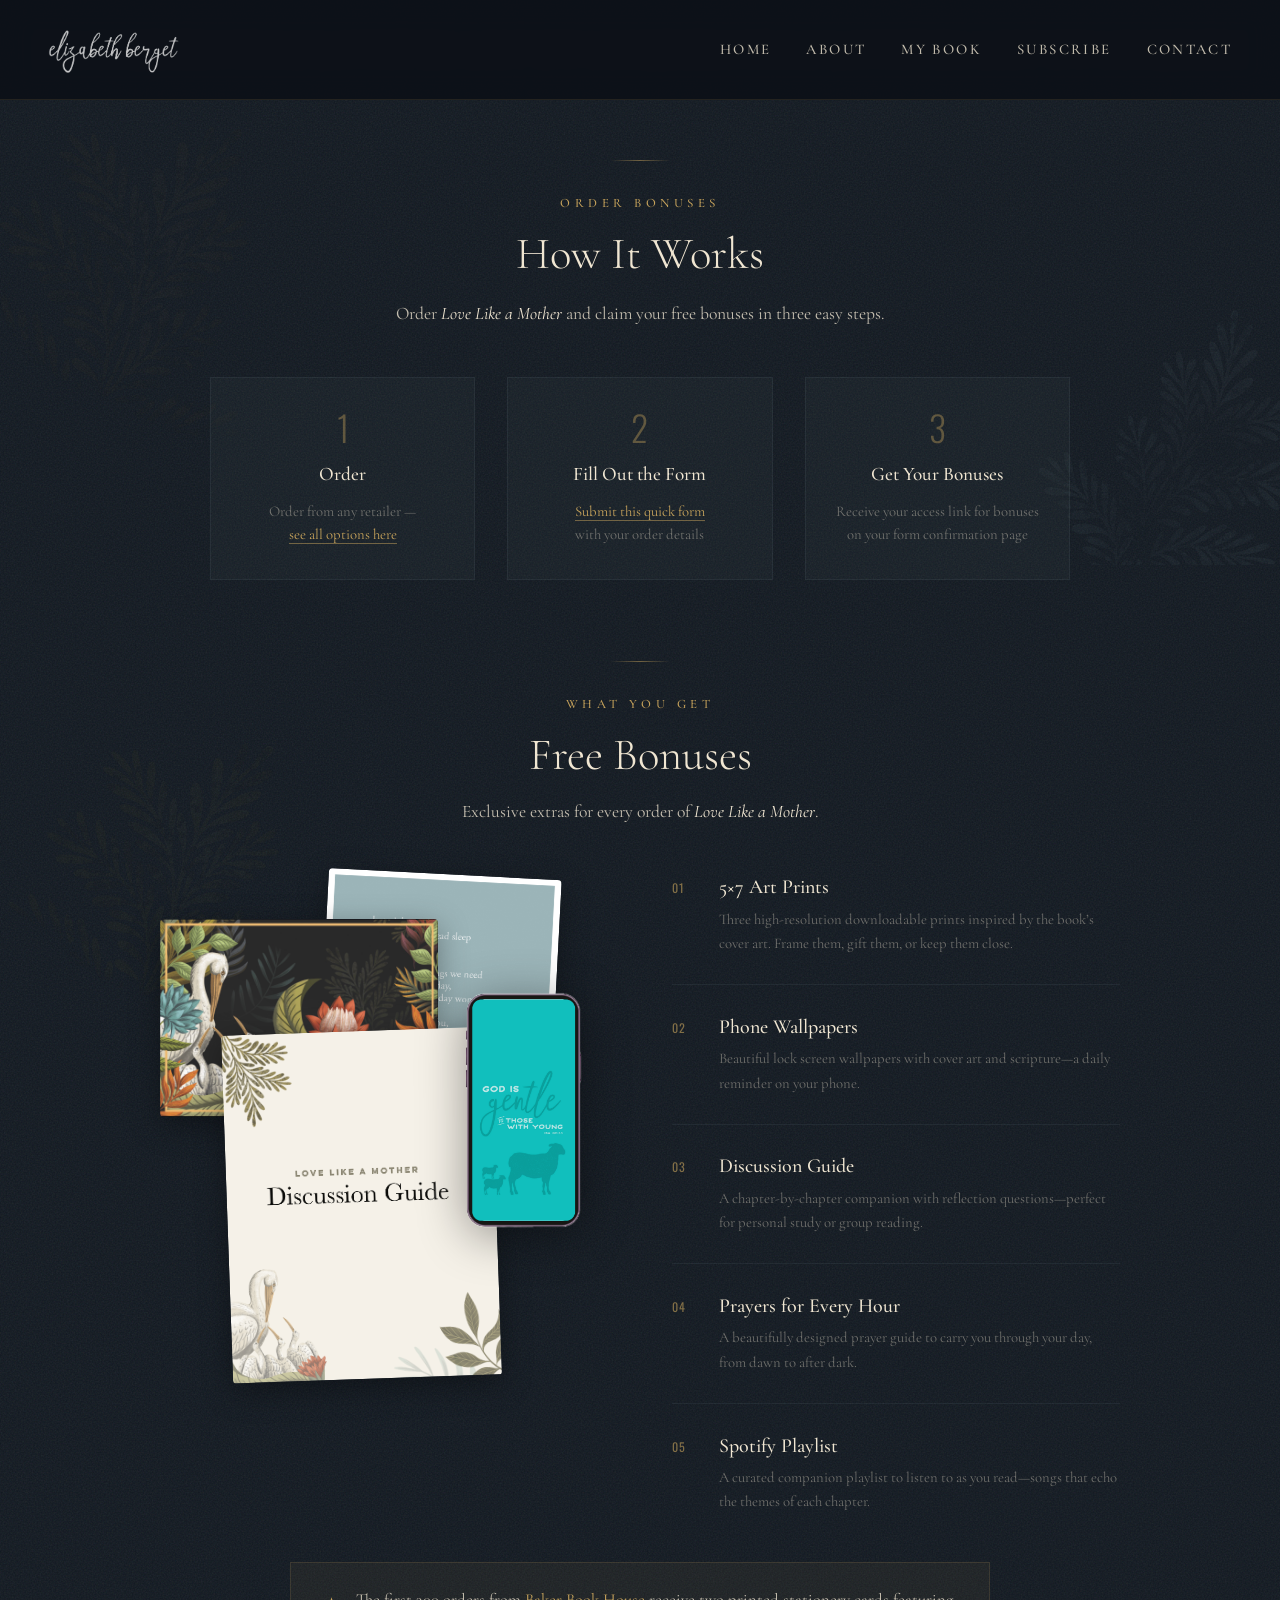
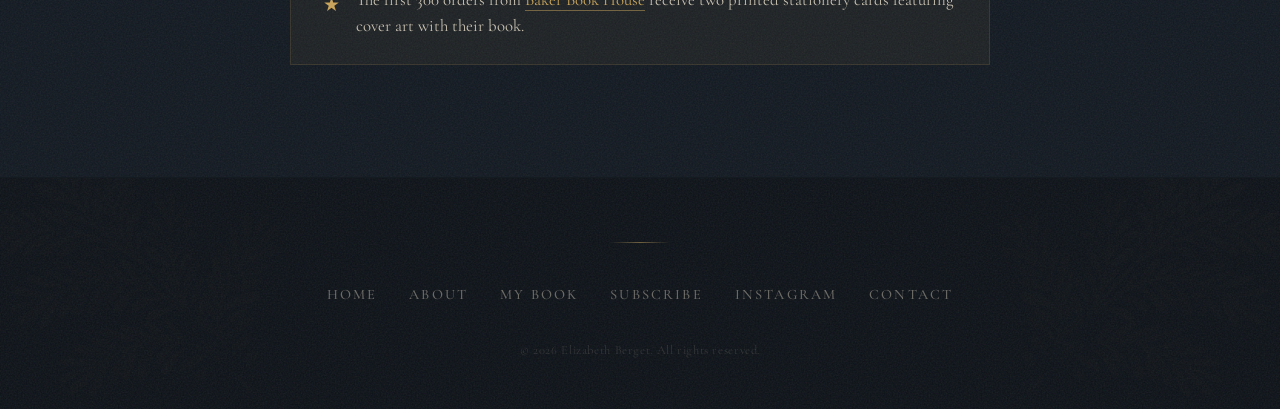
<file: bonuses.html>
<!DOCTYPE html>
<html lang="en">
<head>
<meta charset="UTF-8">
<meta name="viewport" content="width=device-width, initial-scale=1.0">
<title>Order Bonuses — Love Like a Mother — Elizabeth Berget</title>
<meta name="description" content="Claim your free order bonuses for Love Like a Mother by Elizabeth Berget. Art prints, phone wallpapers, discussion guide, and prayers.">

<link href="https://fonts.googleapis.com/css2?family=Cormorant+Garamond:ital,wght@0,300;0,400;0,500;0,600;0,700;1,300;1,400;1,500;1,600&family=Lora:ital,wght@0,400;0,500;0,600;1,400;1,500&family=Oswald:wght@300;400;500;600&display=swap" rel="stylesheet">

<style>
  :root {
    --midnight: #0C1117;
    --midnight-warm: #111820;
    --midnight-blue: #14202A;
    --blue-mist: #9BB5B8;
    --blue-pale: #B5C9CB;
    --blue-cloud: #C2D1D3;
    --blue-deep: #7A9EA2;
    --blue-faint: rgba(155,181,184,0.10);
    --cream: #F0E6D2;
    --cream-soft: rgba(240,230,210,0.80);
    --cream-faint: rgba(240,230,210,0.40);
    --gold: #C8A45C;
    --gold-light: #DFC07A;
    --gold-dim: rgba(200,164,92,0.50);
    --gold-faint: rgba(200,164,92,0.12);
    --sage: #6A8E6B;
    --olive: #4A6A3E;
    --coral: #C75B3F;
    --ink: #1A2E28;
    --ink-soft: #344840;
    --ink-faint: #607870;
    --gold-dark: #6B5020;
  }

  * { margin: 0; padding: 0; box-sizing: border-box; }
  a:visited { color: inherit; }
  nav a:visited { color: var(--cream-soft); }
  html { scroll-behavior: smooth; overflow-x: hidden; }

  body {
    font-family: 'Lora', Georgia, serif;
    background: var(--midnight);
    color: var(--cream);
    line-height: 1.7;
    overflow-x: hidden;
  }

  body::before {
    content: '';
    position: fixed; inset: 0; z-index: 1;
    pointer-events: none; opacity: 0.025;
    background-image: url("data:image/svg+xml,%3Csvg viewBox='0 0 256 256' xmlns='http://www.w3.org/2000/svg'%3E%3Cfilter id='noise'%3E%3CfeTurbulence type='fractalNoise' baseFrequency='0.85' numOctaves='4' stitchTiles='stitch'/%3E%3C/filter%3E%3Crect width='100%25' height='100%25' filter='url(%23noise)' opacity='1'/%3E%3C/svg%3E");
    background-size: 256px 256px;
  }

  .art { position: absolute; pointer-events: none; z-index: 1; }
  .art img { display: block; width: 100%; height: auto; }
  .art-leaf { position: absolute; pointer-events: none; z-index: 1; width: 220px; opacity: 0.12; }
  .art-leaf img { display: block; width: 100%; height: auto; }

  .gold-rule {
    width: 60px; height: 1px;
    background: linear-gradient(90deg, transparent, var(--gold-dim), transparent);
    margin: 0 auto;
  }

  .section-label {
    font-family: 'Cormorant Garamond', serif;
    font-size: 0.8rem; font-weight: 500;
    letter-spacing: 0.35em; text-transform: uppercase;
    text-align: center; margin-bottom: 0.8rem;
  }

  /* ===== NAV ===== */
  nav {
    position: fixed; top: 0; width: 100%; z-index: 100;
    padding: 1.6rem 3rem;
    display: flex; justify-content: flex-end; align-items: center; gap: 2.2rem;
    transition: all 0.5s ease;
    background: rgba(12,17,23,0.92);
    backdrop-filter: blur(14px);
    -webkit-backdrop-filter: blur(14px);
    border-bottom: 1px solid var(--gold-faint);
  }
  .nav-logo { margin-right: auto; display: block; line-height: 0; opacity: 0.85; transition: opacity 0.3s ease; }
  .nav-logo:hover { opacity: 1; }
  .nav-logo img { height: 48px !important; max-height: 48px !important; width: auto; display: block; filter: brightness(0) invert(0.9); }
  .nav-toggle { display: none; background: none; border: none; cursor: pointer; padding: 0.5rem; z-index: 101; }
  .nav-toggle span { display: block; width: 24px; height: 2px; background: var(--cream); margin: 5px 0; transition: all 0.3s ease; }
  nav.open .nav-toggle span:nth-child(1) { transform: rotate(45deg) translate(5px, 5px); }
  nav.open .nav-toggle span:nth-child(2) { opacity: 0; }
  nav.open .nav-toggle span:nth-child(3) { transform: rotate(-45deg) translate(5px, -5px); }
  nav a {
    font-family: 'Cormorant Garamond', serif;
    font-size: 0.92rem; font-weight: 500;
    letter-spacing: 0.16em; text-transform: uppercase;
    color: var(--cream-soft); text-decoration: none;
    transition: color 0.3s ease;
  }
  nav a:hover, nav a.active { color: var(--cream); }

  @media (max-width: 768px) {
    nav {
      flex-direction: column; align-items: stretch; padding: 0;
      background: rgba(12,17,23,0.97) !important;
      backdrop-filter: blur(14px); -webkit-backdrop-filter: blur(14px); gap: 0;
    }
    .nav-logo { position: absolute; left: 1.2rem; top: 0.7rem; }
    .nav-logo img { height: 22px !important; filter: brightness(0) invert(0.9) !important; }
    .nav-toggle { display: block; position: absolute; right: 1.2rem; top: 0.7rem; }
    .nav-toggle span { background: var(--cream) !important; }
    nav a {
      display: none; width: 100%; text-align: center; padding: 0.9rem 1rem;
      font-size: 1rem; letter-spacing: 0.2em;
      color: var(--cream-soft) !important; border-bottom: 1px solid rgba(155,181,184,0.06);
    }
    nav a:hover, nav a.active { color: var(--cream) !important; }
    nav.open a { display: block; }
    nav a:last-of-type { border-bottom: none; }
    nav::before { content: ''; display: block; height: 38px; }
  }


  /* ===== HOW IT WORKS HERO ===== */
  .how-it-works-hero {
    position: relative; z-index: 2;
    padding: 10rem 2rem 3rem;
    overflow: hidden;
    background: var(--midnight-warm);
    text-align: center;
  }
  .how-it-works-inner {
    max-width: 860px; margin: 0 auto;
    position: relative; z-index: 5;
  }
  .how-it-works-hero .section-label { color: var(--gold); }
  .how-it-works-title {
    font-family: 'Cormorant Garamond', serif;
    font-size: 2.8rem; font-weight: 300;
    color: var(--cream); margin-bottom: 1.2rem; line-height: 1.2;
  }
  .how-it-works-subtitle {
    font-family: 'Cormorant Garamond', serif;
    font-size: 1.1rem; color: var(--cream-soft);
    max-width: 500px; margin: 0 auto 3rem; line-height: 1.6;
  }
  .how-it-works-subtitle em { color: var(--cream); font-style: italic; }

  .steps-grid {
    display: grid;
    grid-template-columns: repeat(3, 1fr);
    gap: 2rem;
    text-align: center;
  }
  .step-card {
    padding: 2rem 1.5rem;
    background: rgba(155,181,184,0.04);
    border: 1px solid rgba(155,181,184,0.08);
    position: relative;
  }
  .step-number {
    font-family: 'Oswald', sans-serif;
    font-size: 2.2rem; font-weight: 300;
    color: var(--gold); opacity: 0.4;
    margin-bottom: 0.8rem;
    line-height: 1;
  }
  .step-title {
    font-family: 'Cormorant Garamond', serif;
    font-size: 1.2rem; font-weight: 500;
    color: var(--cream);
    margin-bottom: 0.6rem;
  }
  .step-desc {
    font-family: 'Cormorant Garamond', serif;
    font-size: 0.92rem;
    color: var(--cream-faint);
    line-height: 1.6;
  }
  .step-desc a {
    color: var(--gold); text-decoration: none;
    border-bottom: 1px solid var(--gold-dim);
  }
  .step-desc a:hover { color: var(--gold-light); }

  @media (max-width: 768px) {
    .steps-grid { grid-template-columns: 1fr; max-width: 360px; margin: 0 auto; }
    .how-it-works-title { font-size: 2.2rem; }
    .how-it-works-hero { padding: 7rem 1.5rem 4rem; }
  }


  /* ===== BONUSES SECTION ===== */
  .preorder-bonuses {
    position: relative; z-index: 2;
    padding: calc(3rem - 15px) 2rem 7rem;
    overflow: hidden;
    background: var(--midnight-warm);
    text-align: center;
  }
  .bonuses-inner {
    max-width: 960px; margin: 0 auto;
    position: relative; z-index: 5;
  }
  .preorder-bonuses .section-label { color: var(--gold); }

  .bonuses-title {
    font-family: 'Cormorant Garamond', serif;
    font-size: 2.8rem; font-weight: 300;
    color: var(--cream); margin-bottom: 1rem; line-height: 1.2;
  }
  .bonuses-subtitle {
    font-family: 'Cormorant Garamond', serif;
    font-size: 1.1rem; color: var(--cream-soft);
    max-width: 560px; margin: 0 auto 3rem; line-height: 1.6;
  }
  .bonuses-subtitle em { color: var(--cream); font-style: italic; }

  .bonuses-layout {
    display: grid;
    grid-template-columns: 1fr 1fr;
    gap: 4rem;
    text-align: left;
    align-items: start;
  }

  /* Image collage */
  .bonuses-images {
    position: relative;
  }
  .bonuses-collage {
    position: relative;
    aspect-ratio: 4/5;
  }
  .collage-icecream {
    position: absolute;
    left: calc(18% + 80px); top: 0;
    width: 52%;
    border-radius: 4px;
    box-shadow: 0 8px 30px rgba(0,0,0,0.3);
    z-index: 0;
    transform: rotate(3deg);
  }
  .collage-print {
    position: absolute;
    left: 0; top: 8%;
    width: 62%;
    border-radius: 4px;
    box-shadow: 0 8px 30px rgba(0,0,0,0.35);
    z-index: 1;
  }
  .collage-guide {
    position: absolute;
    left: 15%; top: 28%;
    width: 60%;
    border-radius: 3px;
    box-shadow: 0 8px 30px rgba(0,0,0,0.35);
    z-index: 2;
    transform: rotate(-2deg);
  }
  .collage-phone {
    position: absolute;
    right: 2%; top: 18%;
    width: 34%;
    z-index: 3;
    filter: drop-shadow(0 8px 24px rgba(0,0,0,0.4));
  }

  /* Bonus items list */
  .bonuses-details {
    display: flex;
    flex-direction: column;
    gap: 1.8rem;
  }
  .bonus-item {
    display: flex;
    gap: 1.2rem;
    align-items: flex-start;
    padding-bottom: 1.8rem;
    border-bottom: 1px solid rgba(155,181,184,0.08);
  }
  .bonus-item:last-of-type { border-bottom: none; padding-bottom: 0; }

  .bonus-number {
    font-family: 'Oswald', sans-serif;
    font-size: 0.75rem;
    font-weight: 400;
    color: var(--gold);
    letter-spacing: 0.08em;
    min-width: 28px;
    padding-top: 0.25rem;
    opacity: 0.6;
  }
  .bonus-name {
    font-family: 'Cormorant Garamond', serif;
    font-size: 1.25rem; font-weight: 500;
    color: var(--cream);
    margin-bottom: 0.4rem;
    line-height: 1.3;
  }
  .bonus-desc {
    font-family: 'Cormorant Garamond', serif;
    font-size: 0.92rem;
    color: var(--cream-faint);
    line-height: 1.65;
  }

  .baker-callout {
    margin-top: 3rem;
    padding: 1.5rem 2rem;
    background: rgba(200,164,92,0.06);
    border: 1px solid rgba(200,164,92,0.15);
    display: flex;
    align-items: flex-start;
    gap: 1rem;
    text-align: left;
    max-width: 700px;
    margin-left: auto;
    margin-right: auto;
  }
  .baker-star {
    color: var(--gold);
    font-size: 1.2rem;
    flex-shrink: 0;
    margin-top: 0.1rem;
  }
  .baker-callout p {
    font-family: 'Cormorant Garamond', serif;
    font-size: 1.05rem;
    color: var(--cream-soft);
    line-height: 1.6;
  }
  .baker-callout a {
    color: var(--gold);
    text-decoration: none;
    border-bottom: 1px solid var(--gold-dim);
    transition: color 0.3s ease;
  }
  .baker-callout a:hover { color: var(--gold-light); }

  @media (max-width: 768px) {
    .bonuses-layout {
      grid-template-columns: 1fr;
      gap: 2.5rem;
    }
    .bonuses-collage {
      max-width: 400px;
      margin: 0 auto;
    }
    .bonuses-title { font-size: 2.2rem; }
  }


  /* ===== BUTTONS ===== */
  .btn-primary {
    display: inline-flex; align-items: center; gap: 0.6rem;
    font-family: 'Cormorant Garamond', serif;
    font-size: 1.05rem; font-weight: 600;
    letter-spacing: 0.12em; text-transform: uppercase;
    color: var(--midnight); background: linear-gradient(135deg, var(--gold) 0%, var(--gold-light) 100%);
    padding: 1rem 2.2rem; text-decoration: none;
    border: none; cursor: pointer;
    transition: all 0.3s ease;
    position: relative; overflow: hidden;
  }
  .btn-primary:hover {
    transform: translateY(-2px);
    box-shadow: 0 8px 30px rgba(200,164,92,0.3);
  }
  .btn-primary span { position: relative; z-index: 1; }


  /* ===== FOOTER ===== */
  footer {
    position: relative; z-index: 2;
    padding: 4rem 2rem 3rem;
    text-align: center; overflow: hidden;
    background: var(--midnight);
    border-top: 1px solid rgba(155,181,184,0.06);
  }
  .footer-links { display: flex; justify-content: center; gap: 2rem; margin-bottom: 2rem; flex-wrap: wrap; }
  .footer-links a {
    font-family: 'Cormorant Garamond', serif;
    font-size: 0.9rem; font-weight: 500;
    letter-spacing: 0.15em; text-transform: uppercase;
    color: var(--cream-faint); text-decoration: none;
    transition: color 0.3s ease;
  }
  .footer-links a:hover { color: var(--gold); }
  .footer-copy {
    font-size: 0.78rem; color: rgba(240,230,210,0.15);
    font-family: 'Cormorant Garamond', serif; letter-spacing: 0.05em;
  }


  /* ===== TEXTURES ===== */
  .how-it-works-hero::after,
  footer::after {
    content: '';
    position: absolute;
    inset: 0;
    z-index: 3;
    pointer-events: none;
    opacity: 0.09;
    background-image: url("data:image/svg+xml,%3Csvg viewBox='0 0 512 512' xmlns='http://www.w3.org/2000/svg'%3E%3Cfilter id='n'%3E%3CfeTurbulence type='fractalNoise' baseFrequency='0.65' numOctaves='4' stitchTiles='stitch'/%3E%3C/filter%3E%3Crect width='100%25' height='100%25' filter='url(%23n)' opacity='1'/%3E%3C/svg%3E");
    background-size: 512px 512px;
  }
  .preorder-bonuses::after {
    content: '';
    position: absolute;
    inset: 0;
    z-index: 3;
    pointer-events: none;
    opacity: 0.09;
    background-image: url("data:image/svg+xml,%3Csvg viewBox='0 0 512 512' xmlns='http://www.w3.org/2000/svg'%3E%3Cfilter id='n'%3E%3CfeTurbulence type='fractalNoise' baseFrequency='0.65' numOctaves='4' stitchTiles='stitch'/%3E%3C/filter%3E%3Crect width='100%25' height='100%25' filter='url(%23n)' opacity='1'/%3E%3C/svg%3E");
    background-size: 512px 512px;
  }


  /* ===== ANIMATIONS ===== */
  @keyframes fadeUp {
    from { opacity: 0; transform: translateY(24px); }
    to { opacity: 1; transform: translateY(0); }
  }
  .reveal { opacity: 0; transform: translateY(28px); transition: opacity 0.9s ease, transform 0.9s ease; }
  .reveal.visible { opacity: 1; transform: translateY(0); }
  .reveal-d1 { transition-delay: 0.12s; }
  .reveal-d2 { transition-delay: 0.24s; }
  .reveal-d3 { transition-delay: 0.36s; }
</style>
</head>
<body>


<!-- ===== HOW IT WORKS ===== -->
<section class="how-it-works-hero">
  <div class="art" style="left: -4%; top: 20%; width: 300px; opacity: 0.06; transform: scaleX(-1);">
    <img src="images/art/olive-fern.png" alt="">
  </div>
  <div class="art" style="right: -3%; bottom: 10%; width: 280px; opacity: 0.06;">
    <img src="images/art/blue-fern.png" alt="">
  </div>

  <div class="how-it-works-inner">
    <div class="gold-rule" style="margin-bottom: 2rem;"></div>
    <p class="section-label reveal" style="color: var(--gold);">Order Bonuses</p>
    <h1 class="how-it-works-title reveal reveal-d1">How It Works</h1>
    <p class="how-it-works-subtitle reveal reveal-d2">Order <em>Love Like a Mother</em> and claim your free bonuses in three easy steps.</p>

    <div class="steps-grid reveal reveal-d3">
      <div class="step-card">
        <div class="step-number">1</div>
        <h3 class="step-title">Order</h3>
        <p class="step-desc">Order from any retailer &mdash;<br><a href="book.html#preorder" target="_blank">see all options here</a></p>
      </div>
      <div class="step-card">
        <div class="step-number">2</div>
        <h3 class="step-title">Fill Out the Form</h3>
        <p class="step-desc"><a href="https://docs.google.com/forms/d/e/1FAIpQLScqZRG35hSbGVPC05Du8YNI7bt5Fp8tqeuUCC1CkjU8YtSpDw/viewform" target="_blank">Submit this quick form</a><br>with your order details</p>
      </div>
      <div class="step-card">
        <div class="step-number">3</div>
        <h3 class="step-title">Get Your Bonuses</h3>
        <p class="step-desc">Receive your access link for bonuses on your form confirmation page</p>
      </div>
    </div>
  </div>
</section>


<!-- ===== BONUSES ===== -->
<section class="preorder-bonuses">
  <div class="art" style="left: 0; top: 10%; width: 280px; opacity: 0.08; transform: scaleX(-1);">
    <img src="images/art/olive-fern.png" alt="">
  </div>

  <div class="bonuses-inner">
    <div class="gold-rule" style="margin-bottom: 2rem;"></div>
    <p class="section-label reveal">What You Get</p>
    <h2 class="bonuses-title reveal reveal-d1">Free Bonuses</h2>
    <p class="bonuses-subtitle reveal reveal-d2">Exclusive extras for every order of <em>Love Like a Mother</em>.</p>

    <div class="bonuses-layout reveal reveal-d2">
      <!-- left: stacked image collage -->
      <div class="bonuses-images">
        <div class="bonuses-collage">
          <img src="images/print-icecream.jpg" alt="Ice cream poem print" class="collage-icecream">
          <img src="images/5x7print.jpg" alt="5×7 cover art print" class="collage-print">
          <img src="images/discussion-guide-cover.jpg" alt="Discussion guide" class="collage-guide">
          <img src="images/phoneWPnobg.png" alt="Phone wallpaper" class="collage-phone">
        </div>
      </div>

      <!-- right: benefits list -->
      <div class="bonuses-details">
        <div class="bonus-item">
          <span class="bonus-number">01</span>
          <div>
            <h3 class="bonus-name">5&times;7 Art Prints</h3>
            <p class="bonus-desc">Three high-resolution downloadable prints inspired by the book&rsquo;s cover art. Frame them, gift them, or keep them close.</p>
          </div>
        </div>
        <div class="bonus-item">
          <span class="bonus-number">02</span>
          <div>
            <h3 class="bonus-name">Phone Wallpapers</h3>
            <p class="bonus-desc">Beautiful lock screen wallpapers with cover art and scripture&mdash;a daily reminder on your phone.</p>
          </div>
        </div>
        <div class="bonus-item">
          <span class="bonus-number">03</span>
          <div>
            <h3 class="bonus-name">Discussion Guide</h3>
            <p class="bonus-desc">A chapter-by-chapter companion with reflection questions&mdash;perfect for personal study or group reading.</p>
          </div>
        </div>
        <div class="bonus-item">
          <span class="bonus-number">04</span>
          <div>
            <h3 class="bonus-name">Prayers for Every Hour</h3>
            <p class="bonus-desc">A beautifully designed prayer guide to carry you through your day, from dawn to after dark.</p>
          </div>
        </div>
        <div class="bonus-item">
          <span class="bonus-number">05</span>
          <div>
            <h3 class="bonus-name">Spotify Playlist</h3>
            <p class="bonus-desc">A curated companion playlist to listen to as you read&mdash;songs that echo the themes of each chapter.</p>
          </div>
        </div>
      </div>
    </div>

    <div class="baker-callout reveal">
      <span class="baker-star">&#9733;</span>
      <p>The first 300 orders from <a href="https://bakerbookhouse.com/products/9781587436819_love-like-a-mother" target="_blank">Baker Book House</a> receive two printed stationery cards featuring cover art with their book.</p>
    </div>
  </div>
</section>


<!-- ===== FOOTER ===== -->
<footer>
  <div class="art" style="left: -2%; bottom: 0; width: 350px; opacity: 0.06; transform: rotate(12deg);">
    <img src="images/art/back-fern.png" alt="">
  </div>
  <div class="art" style="right: -2%; bottom: 0; width: 350px; opacity: 0.06; transform: scaleX(-1) rotate(12deg);">
    <img src="images/art/back-fern.png" alt="">
  </div>

  <div class="gold-rule" style="margin-bottom: 2.5rem;"></div>
  <div class="footer-links" style="position:relative; z-index:5;">
    <a href="index.html">Home</a>
    <a href="about.html">About</a>
    <a href="book.html">My Book</a>
    <a href="https://elizabethberget.substack.com" target="_blank">Subscribe</a>
    <a href="https://www.instagram.com/elizabeth_a_berget/" target="_blank">Instagram</a>
    <a href="contact.html">Contact</a>
  </div>
  <p class="footer-copy" style="position:relative; z-index:5;">&copy; 2026 Elizabeth Berget. All rights reserved.</p>
</footer>


<nav id="navbar">
  <a href="index.html" class="nav-logo"><img src="images/logo.png" alt="Elizabeth Berget" style="height:48px;width:auto;"></a>
  <button class="nav-toggle" aria-label="Menu"><span></span><span></span><span></span></button>
  <a href="index.html">Home</a>
  <a href="about.html">About</a>
  <a href="book.html">My Book</a>
  <a href="https://elizabethberget.substack.com" target="_blank">Subscribe</a>
  <a href="contact.html">Contact</a>
</nav>


<script>
/* Mobile nav toggle */
(function() {
  const toggle = document.querySelector('.nav-toggle');
  const navbar = document.getElementById('navbar');
  if (!toggle || !navbar) return;
  toggle.addEventListener('click', () => { navbar.classList.toggle('open'); });
  navbar.querySelectorAll('a').forEach(link => {
    link.addEventListener('click', () => { navbar.classList.remove('open'); });
  });
})();

/* Scroll reveal */
(function() {
  const els = document.querySelectorAll('.reveal');
  if (!els.length) return;
  const observer = new IntersectionObserver((entries) => {
    entries.forEach(entry => {
      if (entry.isIntersecting) entry.target.classList.add('visible');
    });
  }, { threshold: 0.12 });
  els.forEach(el => observer.observe(el));
})();
</script>
</body>
</html>
</file>
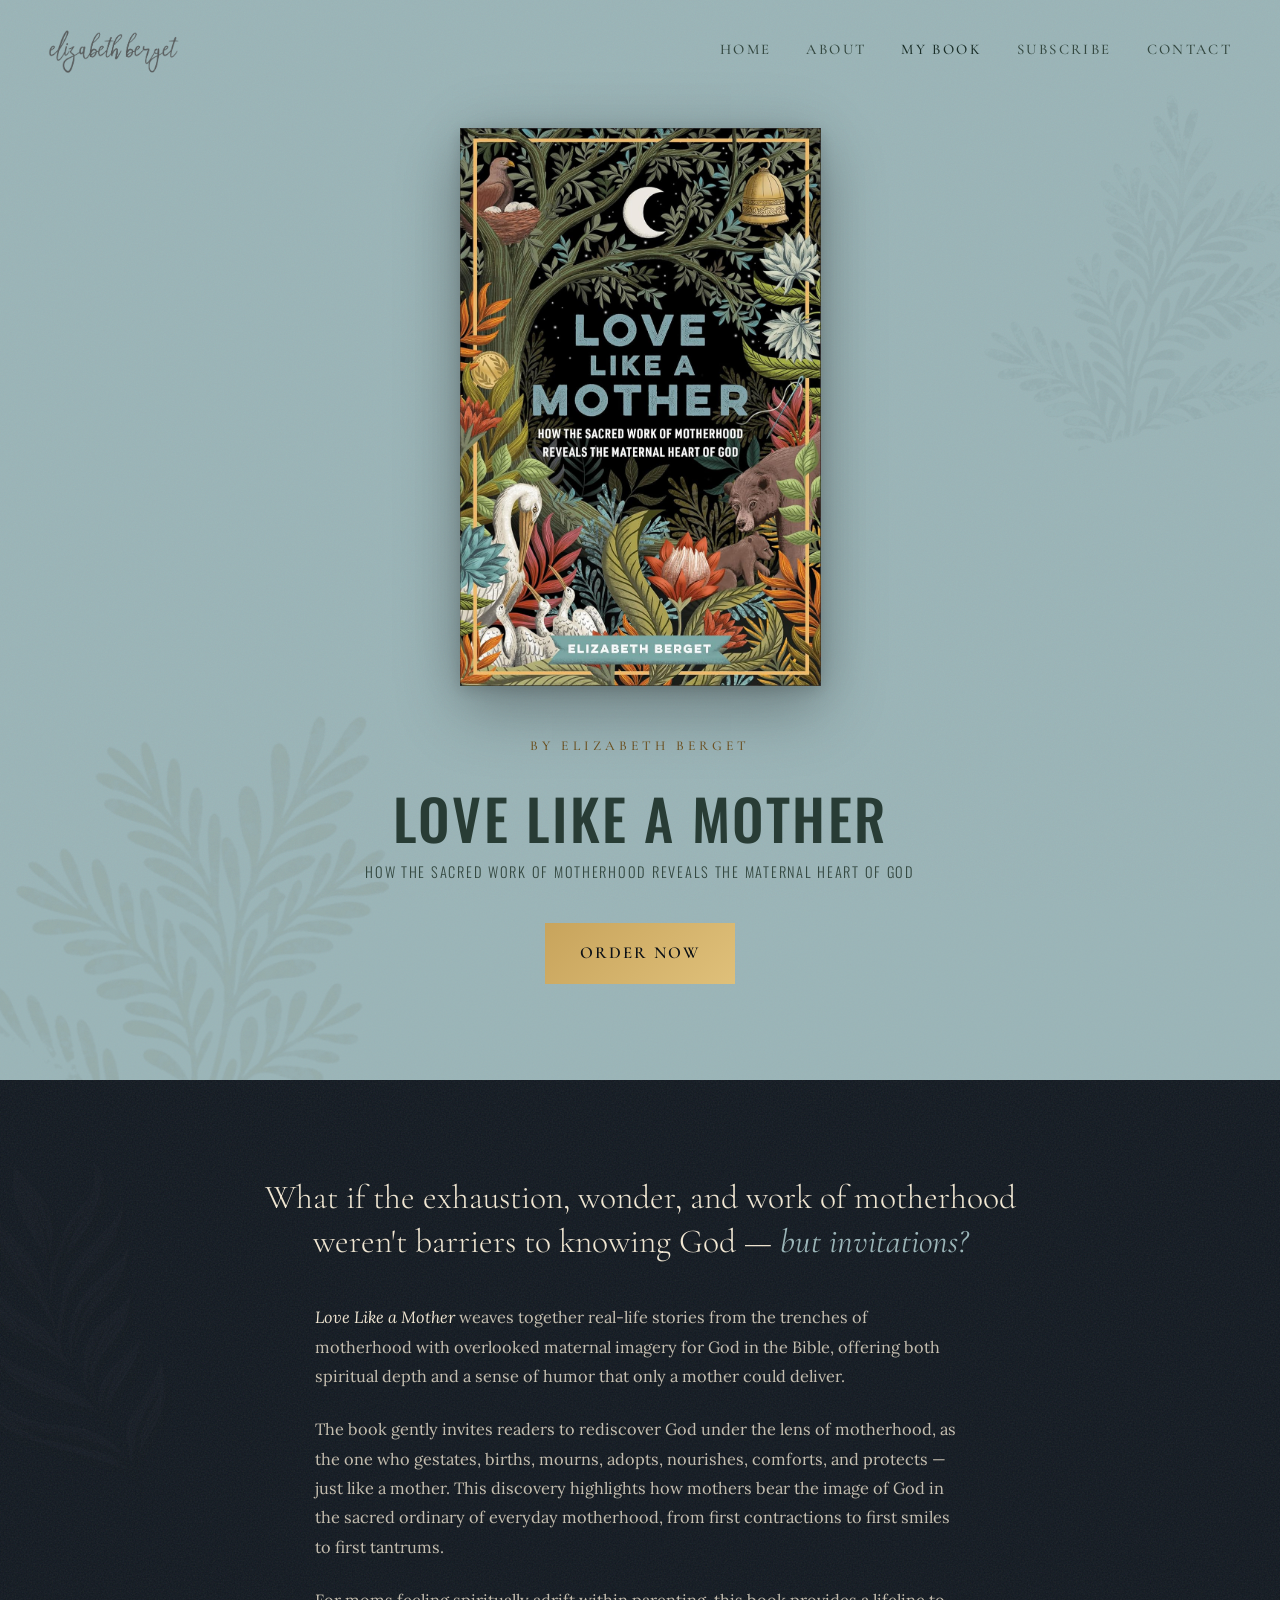
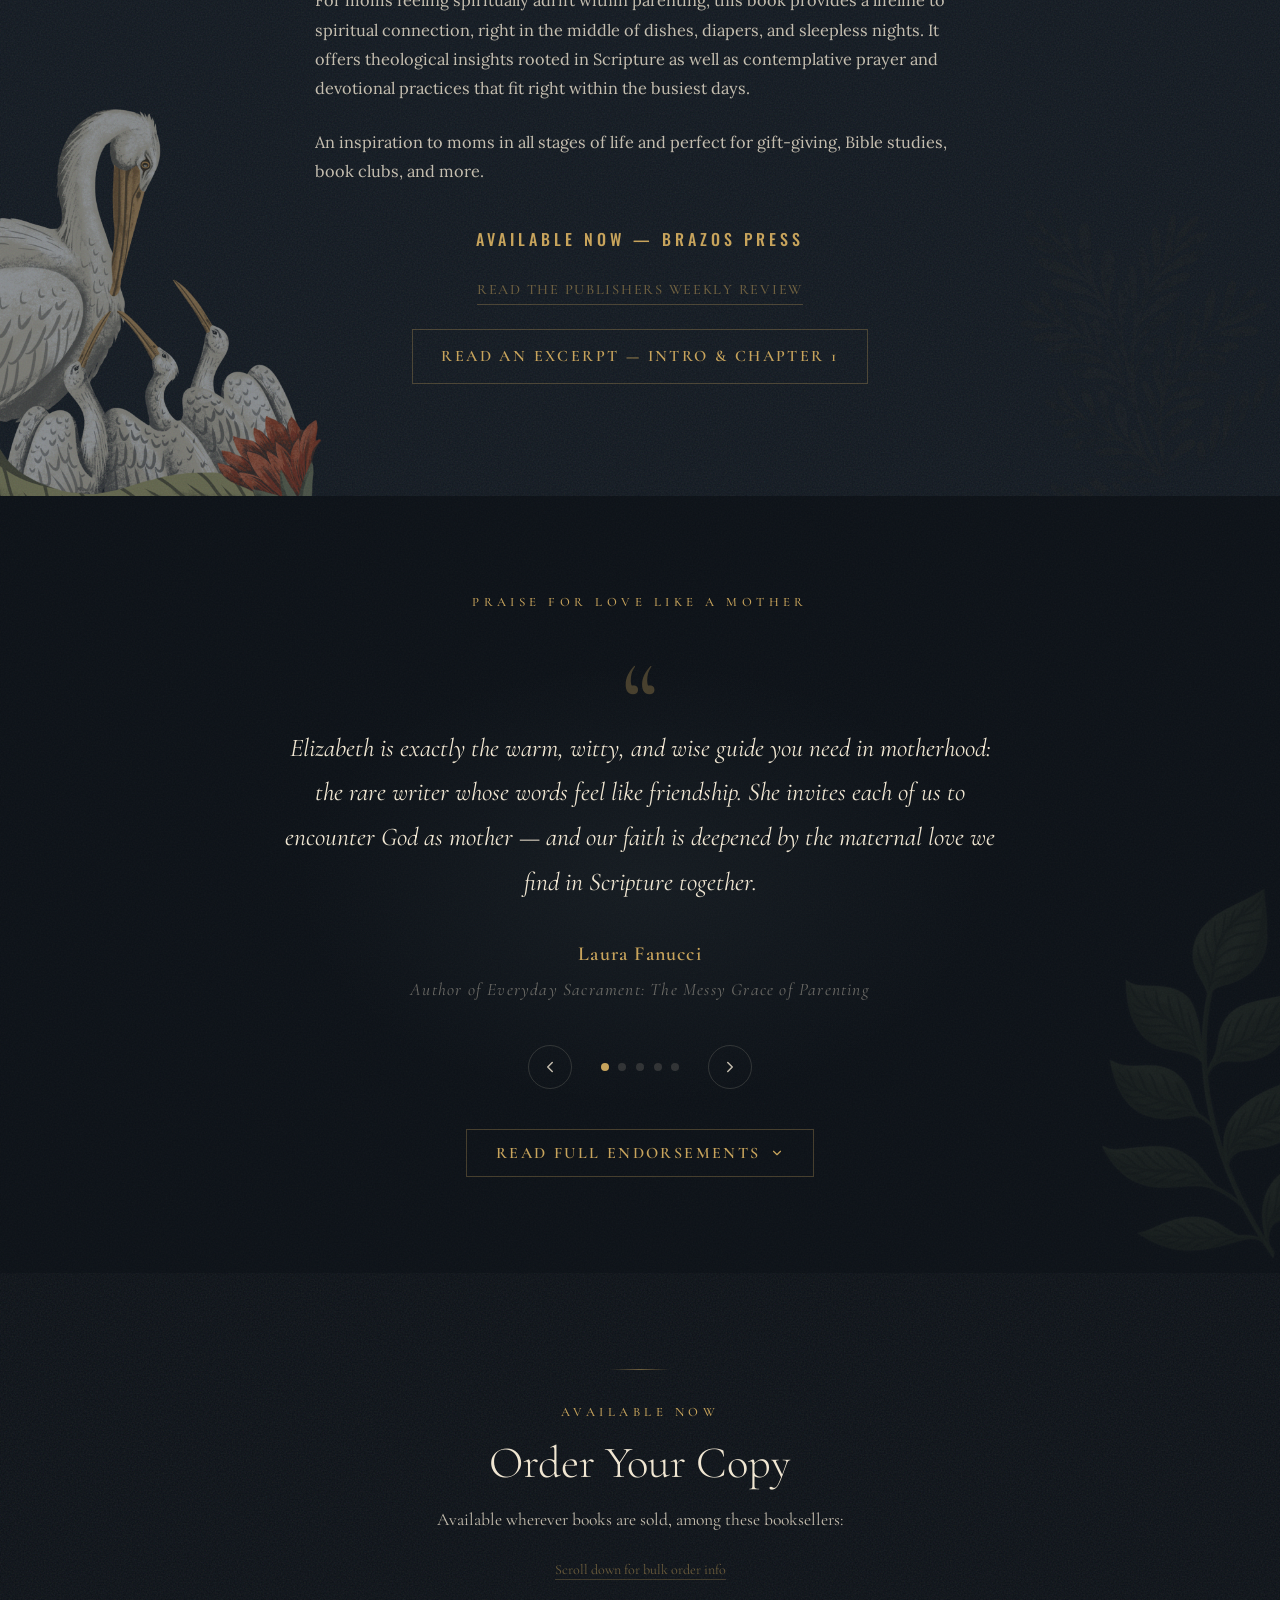
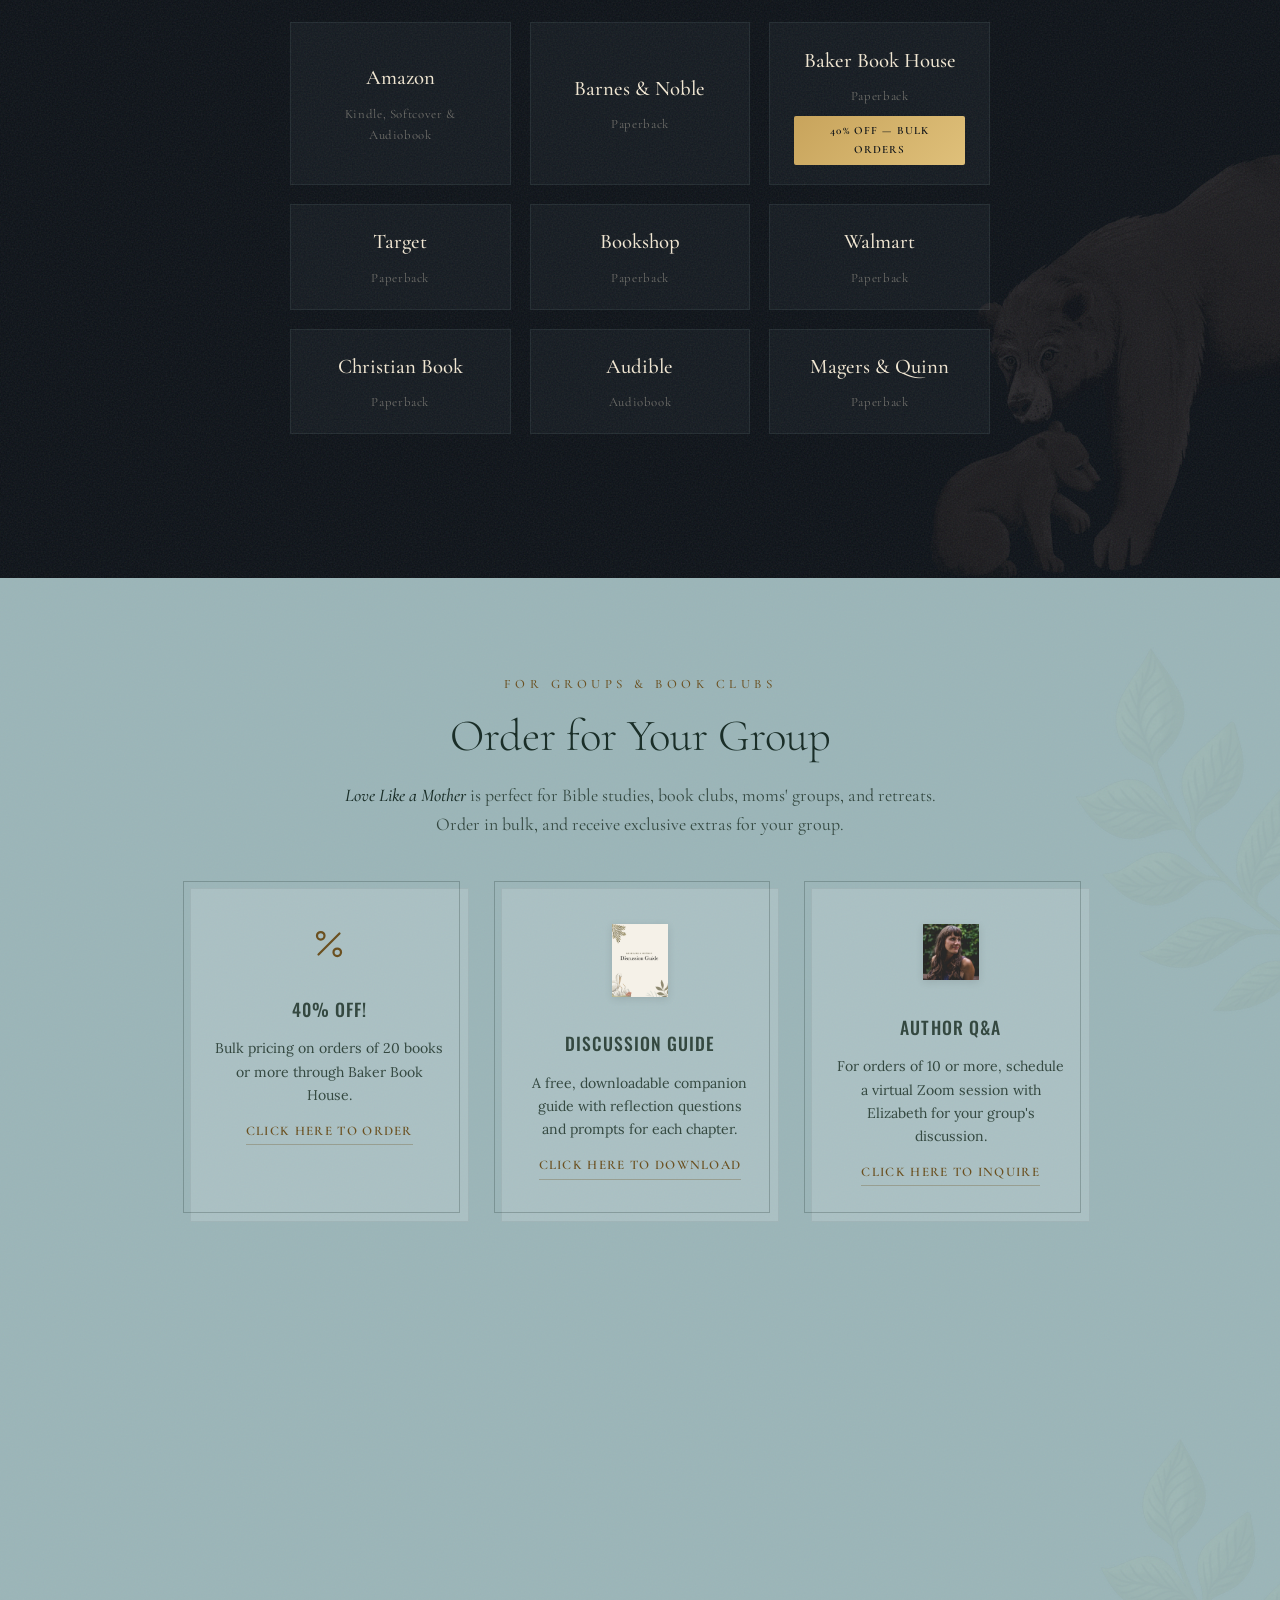
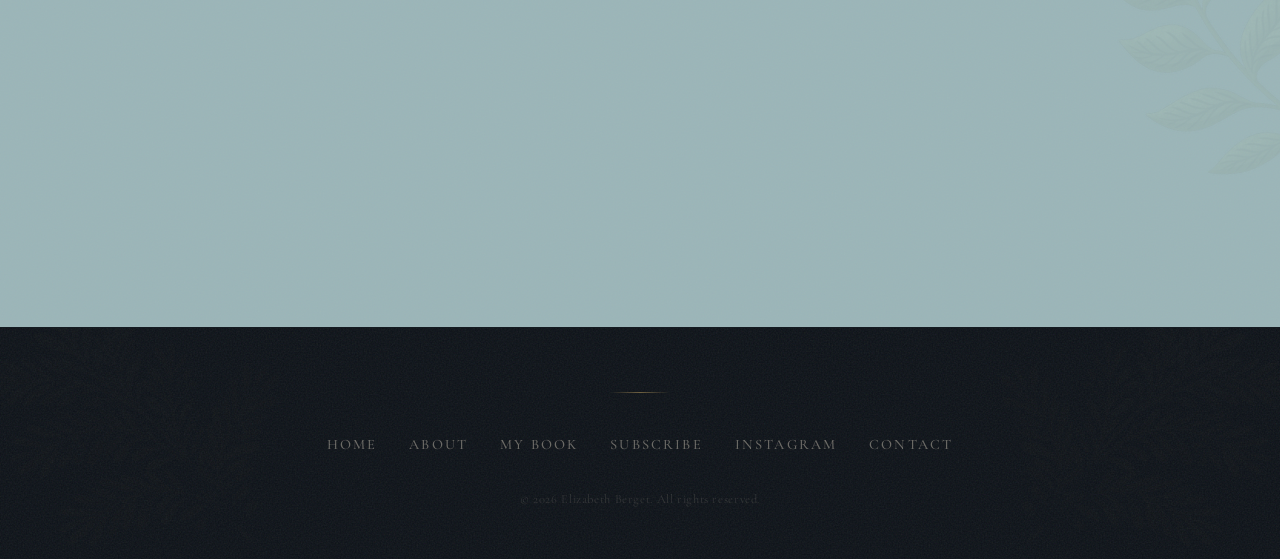
<file: book.html>
<!DOCTYPE html>
<html lang="en">
<head>
<meta charset="UTF-8">
<meta name="viewport" content="width=device-width, initial-scale=1.0">
<title>Love Like a Mother — Elizabeth Berget</title>
<meta name="description" content="Order Love Like a Mother by Elizabeth Berget. How the Sacred Work of Motherhood Reveals the Maternal Heart of God. Available now.">

<link href="https://fonts.googleapis.com/css2?family=Cormorant+Garamond:ital,wght@0,300;0,400;0,500;0,600;0,700;1,300;1,400;1,500;1,600&family=Lora:ital,wght@0,400;0,500;0,600;1,400;1,500&family=Oswald:wght@300;400;500;600&display=swap" rel="stylesheet">

<style>
  :root {
    --midnight: #0C1117;
    --midnight-warm: #111820;
    --midnight-blue: #14202A;
    --blue-mist: #9BB5B8;
    --blue-pale: #B5C9CB;
    --blue-cloud: #C2D1D3;
    --blue-deep: #7A9EA2;
    --blue-faint: rgba(155,181,184,0.10);
    --cream: #F0E6D2;
    --cream-soft: rgba(240,230,210,0.80);
    --cream-faint: rgba(240,230,210,0.40);
    --gold: #C8A45C;
    --gold-light: #DFC07A;
    --gold-dim: rgba(200,164,92,0.50);
    --gold-faint: rgba(200,164,92,0.12);
    --sage: #6A8E6B;
    --olive: #4A6A3E;
    --coral: #C75B3F;
    --ink: #1A2E28;
    --ink-soft: #344840;
    --ink-faint: #607870;
    --gold-dark: #6B5020;
  }

  * { margin: 0; padding: 0; box-sizing: border-box; }
  a:visited { color: inherit; }
  nav a:visited { color: var(--ink-soft); }
  nav.scrolled a:visited { color: var(--cream-soft); }
  html { scroll-behavior: smooth; overflow-x: hidden; }

  body {
    font-family: 'Lora', Georgia, serif;
    background: var(--midnight);
    color: var(--cream);
    line-height: 1.7;
    overflow-x: hidden;
  }

  body::before {
    content: '';
    position: fixed; inset: 0; z-index: 1;
    pointer-events: none; opacity: 0.025;
    background-image: url("data:image/svg+xml,%3Csvg viewBox='0 0 256 256' xmlns='http://www.w3.org/2000/svg'%3E%3Cfilter id='noise'%3E%3CfeTurbulence type='fractalNoise' baseFrequency='0.85' numOctaves='4' stitchTiles='stitch'/%3E%3C/filter%3E%3Crect width='100%25' height='100%25' filter='url(%23noise)' opacity='1'/%3E%3C/svg%3E");
    background-size: 256px 256px;
  }

  .art { position: absolute; pointer-events: none; z-index: 1; }
  .art img { display: block; width: 100%; height: auto; }
  .art-leaf { position: absolute; pointer-events: none; z-index: 1; width: 220px; opacity: 0.12; }
  .art-leaf img { display: block; width: 100%; height: auto; }

  .gold-rule {
    width: 60px; height: 1px;
    background: linear-gradient(90deg, transparent, var(--gold-dim), transparent);
    margin: 0 auto;
  }

  /* ===== NAV ===== */
  nav {
    position: fixed; top: 0; width: 100%; z-index: 100;
    padding: 1.6rem 3rem;
    display: flex; justify-content: flex-end; align-items: center; gap: 2.2rem;
    transition: all 0.5s ease;
  }
  .nav-logo { margin-right: auto; display: block; line-height: 0; opacity: 0.85; transition: opacity 0.3s ease; }
  .nav-logo:hover { opacity: 1; }
  .nav-logo img { height: 48px !important; max-height: 48px !important; width: auto; display: block; filter: brightness(0) invert(0.3); }
  nav.scrolled .nav-logo img { filter: brightness(0) invert(0.9); }
  .nav-toggle { display: none; background: none; border: none; cursor: pointer; padding: 0.5rem; z-index: 101; }
  .nav-toggle span { display: block; width: 24px; height: 2px; background: var(--ink); margin: 5px 0; transition: all 0.3s ease; }
  nav.scrolled .nav-toggle span { background: var(--cream); }
  nav.open .nav-toggle span:nth-child(1) { transform: rotate(45deg) translate(5px, 5px); }
  nav.open .nav-toggle span:nth-child(2) { opacity: 0; }
  nav.open .nav-toggle span:nth-child(3) { transform: rotate(-45deg) translate(5px, -5px); }
  /* Nav on light hero */
  nav a {
    font-family: 'Cormorant Garamond', serif;
    font-size: 0.92rem; font-weight: 500;
    letter-spacing: 0.16em; text-transform: uppercase;
    color: var(--ink-soft); text-decoration: none;
    transition: color 0.3s ease;
  }
  nav a:hover, nav a.active { color: var(--ink); }
  nav.scrolled {
    background: rgba(12,17,23,0.92);
    backdrop-filter: blur(14px);
    -webkit-backdrop-filter: blur(14px);
    border-bottom: 1px solid var(--gold-faint);
  }
  nav.scrolled a { color: var(--cream-soft); }
  nav.scrolled a:hover, nav.scrolled a.active { color: var(--cream); }

  /* ===== MOBILE NAV ===== */
  @media (max-width: 768px) {
    nav {
      flex-direction: column; align-items: stretch; padding: 0;
      background: rgba(12,17,23,0.97) !important;
      backdrop-filter: blur(14px); -webkit-backdrop-filter: blur(14px); gap: 0;
    }
    .nav-logo { position: absolute; left: 1.2rem; top: 0.7rem; }
    .nav-logo img { height: 22px !important; filter: brightness(0) invert(0.9) !important; }
    .nav-toggle { display: block; position: absolute; right: 1.2rem; top: 0.7rem; }
    .nav-toggle span { background: var(--cream) !important; }
    nav a {
      display: none; width: 100%; text-align: center; padding: 0.9rem 1rem;
      font-size: 1rem; letter-spacing: 0.2em;
      color: var(--cream-soft) !important; border-bottom: 1px solid rgba(155,181,184,0.06);
    }
    nav a:hover, nav a.active { color: var(--cream) !important; }
    nav.open a { display: block; }
    nav a:last-of-type { border-bottom: none; }
    nav::before { content: ''; display: block; height: 38px; }
  }


  /* ===== BUTTONS ===== */
  .btn-primary {
    display: inline-flex; align-items: center; gap: 0.6rem;
    font-family: 'Cormorant Garamond', serif;
    font-size: 1.05rem; font-weight: 600;
    letter-spacing: 0.12em; text-transform: uppercase;
    color: var(--midnight); background: linear-gradient(135deg, var(--gold) 0%, var(--gold-light) 100%);
    padding: 1rem 2.2rem; text-decoration: none;
    border: none; cursor: pointer;
    transition: all 0.3s ease;
    position: relative; overflow: hidden;
  }
  .btn-primary:hover {
    transform: translateY(-2px);
    box-shadow: 0 8px 30px rgba(200,164,92,0.3);
  }
  .btn-primary span { position: relative; z-index: 1; }

  .section-label {
    font-family: 'Cormorant Garamond', serif;
    font-size: 0.8rem; font-weight: 500;
    letter-spacing: 0.35em; text-transform: uppercase;
    text-align: center; margin-bottom: 0.8rem;
  }


  /* ========================================
     HERO — dusty blue, book centered
     ======================================== */
  .book-hero {
    position: relative;
    min-height: 100vh;
    display: flex; align-items: center; justify-content: center;
    padding: 8rem 2rem 6rem;
    overflow: hidden;
    background: var(--blue-mist);
  }

  .book-hero-inner {
    display: flex; flex-direction: column; align-items: center;
    text-align: center; max-width: 800px;
    position: relative; z-index: 5;
  }

  .book-cover-hero {
    width: 361px; height: auto; display: block;
    box-shadow:
      0 4px 15px rgba(0,0,0,0.15),
      0 25px 60px rgba(0,0,0,0.25),
      0 0 60px rgba(12,17,23,0.1);
    margin-bottom: 3rem;
    opacity: 0;
    transform: translateY(40px) scale(0.95);
    animation: bookEntrance 1.2s cubic-bezier(0.16, 1, 0.3, 1) 0.2s forwards;
  }

  @keyframes bookEntrance {
    to { opacity: 1; transform: translateY(0) scale(1); }
  }

  .book-hero-title {
    font-family: 'Oswald', sans-serif;
    font-size: 3.5rem; font-weight: 500;
    line-height: 1.05; color: #283C35;
    margin-bottom: 0.8rem;
    text-transform: uppercase;
    letter-spacing: 0.04em;
    opacity: 0; animation: fadeUp 0.8s ease 0.6s forwards;
  }
  .book-hero-title em { font-style: italic; color: var(--midnight-blue); font-weight: 400; }

  .book-hero-subtitle {
    font-family: 'Oswald', sans-serif;
    font-size: 0.9rem; font-weight: 300;
    color: var(--ink-soft); line-height: 1.6;
    letter-spacing: 0.12em; text-transform: uppercase;
    white-space: nowrap;
    max-width: none; margin-bottom: 2.5rem;
    opacity: 0; animation: fadeUp 0.8s ease 0.8s forwards;
  }

  .book-hero-author {
    font-family: 'Cormorant Garamond', serif;
    font-size: 0.85rem; font-weight: 500;
    letter-spacing: 0.3em; text-transform: uppercase;
    color: var(--gold-dark); margin-bottom: 2rem;
    opacity: 0; animation: fadeUp 0.8s ease 1s forwards;
  }

  /* Countdown */
  .countdown-wrap {
    opacity: 0; animation: fadeUp 0.8s ease 1.1s forwards;
    margin-bottom: 2.5rem;
  }
  .countdown-label {
    font-family: 'Cormorant Garamond', serif;
    font-size: 0.78rem; font-weight: 500;
    letter-spacing: 0.25em; text-transform: uppercase;
    color: var(--ink-faint); margin-bottom: 1rem;
  }
  .countdown { display: flex; gap: 1.2rem; justify-content: center; }
  .cd-unit { display: flex; flex-direction: column; align-items: center; min-width: 70px; }
  .cd-num {
    font-family: 'Cormorant Garamond', serif;
    font-size: 2.8rem; font-weight: 300;
    color: var(--ink); line-height: 1;
    font-feature-settings: 'lnum';
    transition: transform 0.3s ease;
  }
  .cd-label {
    font-family: 'Cormorant Garamond', serif;
    font-size: 0.7rem; font-weight: 500;
    letter-spacing: 0.2em; text-transform: uppercase;
    color: var(--ink-faint); margin-top: 0.4rem;
  }

  .book-hero-cta {
    opacity: 0; animation: fadeUp 0.8s ease 1.3s forwards;
  }


  /* ========================================
     ABOUT THE BOOK — midnight (dark)
     ======================================== */
  .book-about {
    position: relative; z-index: 2;
    padding: 6rem 2rem 7rem;
    overflow: hidden;
    background: var(--midnight-warm);
  }

  .book-about-inner {
    max-width: 800px; margin: 0 auto;
    position: relative; z-index: 5;
  }

  .book-question {
    font-family: 'Cormorant Garamond', serif;
    font-size: 2.1rem; font-weight: 300;
    line-height: 1.3; color: var(--cream);
    text-align: center; margin-bottom: 2.5rem;
  }
  .book-question em { font-style: italic; color: var(--blue-mist); font-weight: 400; }

  .book-description {
    font-family: 'Lora', serif;
    font-size: 1.02rem; color: var(--cream-soft);
    line-height: 1.8; max-width: 650px; margin: 0 auto;
  }
  .book-description p { margin-bottom: 1.5rem; }
  .book-description em { color: var(--cream); font-style: italic; }

  /* PW Review accordion */
  .pw-review-toggle {
    display: inline-flex; align-items: center; gap: 0.5rem;
    font-family: 'Cormorant Garamond', serif;
    font-size: 0.9rem; font-weight: 500;
    letter-spacing: 0.12em; text-transform: uppercase;
    color: var(--gold-dim);
    background: none; border: none; cursor: pointer;
    transition: color 0.3s ease;
    padding: 0;
  }
  .pw-review-toggle:hover { color: var(--gold); }
  .pw-review-toggle svg {
    width: 14px; height: 14px;
    transition: transform 0.4s ease;
  }
  .pw-review-toggle.open svg { transform: rotate(180deg); }
  .pw-review-content {
    max-height: 0; overflow: hidden;
    transition: max-height 0.6s cubic-bezier(0.16, 1, 0.3, 1);
  }
  .pw-review-content.open {
    max-height: 500px;
    transition: max-height 0.8s ease;
  }


  /* ========================================
     ENDORSEMENT — blue mist (light)
     ======================================== */
  .endorsement {
    position: relative; z-index: 2;
    padding: 6rem 2rem; text-align: center;
    overflow: hidden;
    background: var(--midnight);
  }
  .endorsement::before {
    content: '';
    position: absolute;
    top: 50%; left: 50%;
    transform: translate(-50%, -50%);
    width: 700px; height: 450px;
    background: radial-gradient(ellipse at center, rgba(155,181,184,0.06) 0%, transparent 70%);
    pointer-events: none;
  }
  .endorsement-slider {
    max-width: 720px; margin: 0 auto;
    position: relative; z-index: 5;
  }
  .endorsement-track { position: relative; min-height: 340px; }
  .endorsement-slide {
    position: absolute; top: 0; left: 0; right: 0;
    opacity: 0; transform: translateY(12px);
    transition: opacity 0.7s ease, transform 0.7s ease;
    pointer-events: none;
  }
  .endorsement-slide.active {
    opacity: 1; transform: translateY(0);
    pointer-events: auto; position: relative;
  }
  .quote-mark {
    font-family: 'Cormorant Garamond', serif;
    font-size: 7rem; line-height: 1;
    color: var(--gold); opacity: 0.3;
    display: block; margin-bottom: -2rem;
  }
  .endorsement blockquote {
    font-family: 'Cormorant Garamond', serif;
    font-size: 1.6rem; font-weight: 400;
    font-style: italic; line-height: 1.75;
    color: var(--cream);
  }
  .endorsement cite {
    display: block;
    font-family: 'Cormorant Garamond', serif;
    font-size: 1.25rem; font-weight: 600;
    font-style: normal; letter-spacing: 0.06em;
    color: var(--gold); margin-top: 2rem;
  }
  .endorsement cite em {
    display: block; font-style: italic;
    color: var(--cream-faint);
    font-weight: 400; font-size: 1.1rem; margin-top: 0.3rem;
  }
  .slider-controls {
    display: flex; align-items: center; justify-content: center;
    gap: 1.8rem; margin-top: 2.5rem;
  }
  .slider-arrow {
    background: none;
    border: 1px solid rgba(240,230,210,0.15);
    width: 44px; height: 44px;
    display: flex; align-items: center; justify-content: center;
    cursor: pointer; transition: all 0.3s ease; border-radius: 50%;
  }
  .slider-arrow:hover {
    border-color: var(--gold);
    background: rgba(200,164,92,0.06);
  }
  .slider-arrow svg {
    width: 18px; height: 18px;
    stroke: var(--cream-soft);
  }
  .slider-dots { display: flex; gap: 0.6rem; }
  .slider-dot {
    width: 8px; height: 8px; border-radius: 50%;
    background: rgba(240,230,210,0.15);
    border: none; cursor: pointer;
    transition: all 0.3s ease;
  }
  .slider-dot.active { background: var(--gold); }

  /* Full endorsements accordion */
  .full-endorsements-toggle {
    display: inline-flex; align-items: center; gap: 0.6rem;
    font-family: 'Cormorant Garamond', serif;
    font-size: 1rem; font-weight: 600;
    letter-spacing: 0.15em; text-transform: uppercase;
    color: var(--gold);
    background: none; border: 1px solid rgba(200,164,92,0.3);
    cursor: pointer;
    margin-top: 2.5rem;
    transition: all 0.3s ease;
    padding: 0.8rem 1.8rem;
  }
  .full-endorsements-toggle:hover { color: var(--gold-light); border-color: var(--gold); }
  .full-endorsements-toggle svg {
    width: 14px; height: 14px;
    transition: transform 0.4s ease;
  }
  .full-endorsements-toggle.open svg { transform: rotate(180deg); }

  .full-endorsements {
    max-height: 0; overflow: hidden;
    transition: max-height 0.6s cubic-bezier(0.16, 1, 0.3, 1);
  }
  .full-endorsements.open {
    max-height: 3000px;
    transition: max-height 0.8s ease;
  }
  .full-endorsements-grid {
    display: grid; grid-template-columns: 1fr 1fr;
    gap: 2.5rem 3rem;
    max-width: 900px; margin: 2.5rem auto 0;
    text-align: left;
  }
  .full-endorsement-item {
    border-left: 1px solid rgba(200,164,92,0.15);
    padding-left: 1.5rem;
  }
  .full-endorsement-item p {
    font-family: 'Lora', Georgia, serif;
    font-size: 0.88rem; line-height: 1.75;
    color: var(--cream-soft); font-style: italic;
  }
  .full-endorsement-item cite {
    display: block; margin-top: 0.8rem;
    font-family: 'Cormorant Garamond', serif;
    font-size: 0.9rem; font-weight: 600;
    font-style: normal; color: var(--gold);
  }
  .full-endorsement-item cite em {
    display: block; font-style: italic;
    color: rgba(240,230,210,0.35);
    font-weight: 400; font-size: 0.82rem; margin-top: 0.15rem;
  }

  @media (max-width: 768px) {
    .full-endorsements-grid { grid-template-columns: 1fr; }
  }


  /* ========================================
     PRE-ORDER — midnight (dark)
     ======================================== */
  .preorder {
    position: relative; z-index: 2;
    padding: 6rem 2rem 7rem;
    overflow: hidden;
    background: var(--midnight);
    text-align: center;
    scroll-margin-top: 120px;
  }

  .preorder-inner {
    max-width: 700px; margin: 0 auto;
    position: relative; z-index: 5;
  }

  .preorder .section-label { color: var(--gold); }

  .preorder-title {
    font-family: 'Cormorant Garamond', serif;
    font-size: 2.8rem; font-weight: 300;
    color: var(--cream); margin-bottom: 1rem; line-height: 1.2;
  }

  .preorder-subtitle {
    font-family: 'Cormorant Garamond', serif;
    font-size: 1.1rem; color: var(--cream-soft);
    margin-bottom: 3rem; line-height: 1.6;
  }

  .retailer-grid {
    display: grid;
    grid-template-columns: repeat(3, 1fr);
    gap: 1.2rem; margin-bottom: 2rem;
  }

  .retailer-card {
    display: flex; flex-direction: column;
    align-items: center; justify-content: center;
    padding: 1.2rem 1.5rem;
    background: rgba(155,181,184,0.05);
    border: 1px solid rgba(155,181,184,0.1);
    text-decoration: none;
    transition: all 0.4s cubic-bezier(0.16, 1, 0.3, 1);
    position: relative; overflow: hidden;
  }

  .retailer-card::before {
    content: '';
    position: absolute;
    bottom: 0; left: 0; right: 0;
    height: 3px;
    background: var(--gold);
    transform: scaleX(0);
    transform-origin: center;
    transition: transform 0.4s cubic-bezier(0.16, 1, 0.3, 1);
  }
  .retailer-card:hover::before { transform: scaleX(1); }

  .retailer-card:hover {
    transform: translateY(-6px);
    box-shadow: 0 16px 40px rgba(0,0,0,0.3);
    border-color: var(--gold-dim);
  }

  .retailer-name {
    font-family: 'Cormorant Garamond', serif;
    font-size: 1.3rem; font-weight: 500;
    color: var(--cream); margin-bottom: 0.5rem;
    transition: color 0.3s ease;
  }
  .retailer-card:hover .retailer-name { color: var(--gold); }

  .retailer-note {
    font-family: 'Cormorant Garamond', serif;
    font-size: 0.8rem; color: var(--cream-faint);
    letter-spacing: 0.05em;
  }

  .retailer-badge {
    display: inline-block;
    font-family: 'Cormorant Garamond', serif;
    font-size: 0.7rem; font-weight: 600;
    letter-spacing: 0.1em; text-transform: uppercase;
    color: var(--midnight); background: linear-gradient(135deg, var(--gold), var(--gold-light));
    padding: 0.35rem 0.8rem; border-radius: 2px; margin-top: 0.5rem;
  }

  .preorder .btn-primary {
    background: linear-gradient(135deg, var(--gold), var(--gold-light));
    color: var(--midnight);
  }


  /* ========================================
     PRE-ORDER BONUSES — midnight (dark)
     ======================================== */
  .preorder-bonuses {
    position: relative; z-index: 2;
    padding: 6rem 2rem 7rem;
    overflow: hidden;
    background: var(--midnight-warm);
    text-align: center;
  }
  .bonuses-inner {
    max-width: 960px; margin: 0 auto;
    position: relative; z-index: 5;
  }
  .preorder-bonuses .section-label { color: var(--gold); }

  .bonuses-title {
    font-family: 'Cormorant Garamond', serif;
    font-size: 2.8rem; font-weight: 300;
    color: var(--cream); margin-bottom: 1rem; line-height: 1.2;
  }
  .bonuses-subtitle {
    font-family: 'Cormorant Garamond', serif;
    font-size: 1.1rem; color: var(--cream-soft);
    max-width: 560px; margin: 0 auto 3rem; line-height: 1.6;
  }
  .bonuses-subtitle em { color: var(--cream); font-style: italic; }

  .bonuses-layout {
    display: grid;
    grid-template-columns: 1fr 1fr;
    gap: 4rem;
    text-align: left;
    align-items: start;
  }

  /* Image collage */
  .bonuses-images {
    position: relative;
  }
  .bonuses-collage {
    position: relative;
    aspect-ratio: 4/5;
  }
  .collage-icecream {
    position: absolute;
    left: calc(18% + 80px); top: 0;
    width: 52%;
    border-radius: 4px;
    box-shadow: 0 8px 30px rgba(0,0,0,0.3);
    z-index: 0;
    transform: rotate(3deg);
  }
  .collage-print {
    position: absolute;
    left: 0; top: 8%;
    width: 62%;
    border-radius: 4px;
    box-shadow: 0 8px 30px rgba(0,0,0,0.35);
    z-index: 1;
  }
  .collage-guide {
    position: absolute;
    left: 15%; top: 28%;
    width: 60%;
    border-radius: 3px;
    box-shadow: 0 8px 30px rgba(0,0,0,0.35);
    z-index: 2;
    transform: rotate(-2deg);
  }
  .collage-phone {
    position: absolute;
    right: 2%; top: 18%;
    width: 34%;
    z-index: 3;
    filter: drop-shadow(0 8px 24px rgba(0,0,0,0.4));
  }

  /* Bonus items list */
  .bonuses-details {
    display: flex;
    flex-direction: column;
    gap: 1.8rem;
  }
  .bonus-item {
    display: flex;
    gap: 1.2rem;
    align-items: flex-start;
    padding-bottom: 1.8rem;
    border-bottom: 1px solid rgba(155,181,184,0.08);
  }
  .bonus-item:last-of-type { border-bottom: none; padding-bottom: 0; }

  .bonus-number {
    font-family: 'Oswald', sans-serif;
    font-size: 0.75rem;
    font-weight: 400;
    color: var(--gold);
    letter-spacing: 0.08em;
    min-width: 28px;
    padding-top: 0.25rem;
    opacity: 0.6;
  }
  .bonus-name {
    font-family: 'Cormorant Garamond', serif;
    font-size: 1.25rem; font-weight: 500;
    color: var(--cream);
    margin-bottom: 0.4rem;
    line-height: 1.3;
  }
  .bonus-desc {
    font-family: 'Cormorant Garamond', serif;
    font-size: 0.92rem;
    color: var(--cream-faint);
    line-height: 1.65;
  }

  /* Instructions */
  .bonuses-instructions {
    margin-top: 2rem;
    padding: 1.5rem 1.8rem;
    background: rgba(155,181,184,0.05);
    border: 1px solid rgba(155,181,184,0.1);
    border-left: 3px solid var(--gold-dim);
  }
  .instructions-label {
    font-family: 'Oswald', sans-serif;
    font-size: 1rem;
    font-weight: 400;
    letter-spacing: 0.12em;
    text-transform: uppercase;
    color: var(--gold);
    margin-bottom: 0.8rem;
  }
  .instructions-list {
    font-family: 'Cormorant Garamond', serif;
    font-size: 0.95rem;
    color: var(--cream-soft);
    line-height: 1.8;
    padding-left: 1.2rem;
  }
  .instructions-list li { margin-bottom: 0.3rem; }
  .instructions-list li::marker { color: var(--gold-dim); }

  .baker-callout {
    margin-top: 3rem;
    padding: 1.5rem 2rem;
    background: rgba(200,164,92,0.06);
    border: 1px solid rgba(200,164,92,0.15);
    display: flex;
    align-items: flex-start;
    gap: 1rem;
    text-align: left;
    max-width: 700px;
    margin-left: auto;
    margin-right: auto;
  }
  .baker-star {
    color: var(--gold);
    font-size: 1.2rem;
    flex-shrink: 0;
    margin-top: 0.1rem;
  }
  .baker-callout p {
    font-family: 'Cormorant Garamond', serif;
    font-size: 1.05rem;
    color: var(--cream-soft);
    line-height: 1.6;
  }
  .baker-callout a {
    color: var(--gold);
    text-decoration: none;
    border-bottom: 1px solid var(--gold-dim);
    transition: color 0.3s ease;
  }
  .baker-callout a:hover { color: var(--gold-light); }

  @media (max-width: 768px) {
    .bonuses-layout {
      grid-template-columns: 1fr;
      gap: 2.5rem;
    }
    .bonuses-collage {
      max-width: 400px;
      margin: 0 auto;
    }
    .bonuses-title { font-size: 2.2rem; }
  }


  /* ========================================
     BULK ORDER — blue mist (light)
     ======================================== */
  .bulk-order {
    position: relative; z-index: 2;
    padding: 6rem 2rem 7rem;
    overflow: hidden;
    background: var(--blue-mist);
    text-align: center;
  }
  .bulk-order-inner {
    max-width: 900px; margin: 0 auto;
    position: relative; z-index: 5;
  }
  .bulk-order .section-label { color: var(--gold-dark); }
  .bulk-order .section-title {
    font-family: 'Cormorant Garamond', serif;
    font-size: 2.8rem; font-weight: 300;
    color: var(--ink); margin-bottom: 1rem; line-height: 1.25;
  }
  .bulk-order-intro {
    font-family: 'Cormorant Garamond', serif;
    font-size: 1.12rem; color: var(--ink-soft);
    max-width: 600px; margin: 0 auto 3rem; line-height: 1.65;
  }
  .bulk-order-intro em { color: var(--ink); font-weight: 500; }

  .benefits-grid {
    display: grid;
    grid-template-columns: repeat(3, 1fr);
    gap: 2rem;
    margin-bottom: 3rem;
  }
  .benefit-card {
    padding: 2.2rem 1.5rem;
    border: 1px solid rgba(26,46,40,0.08);
    background: rgba(255,255,255,0.15);
    text-align: center;
    transition: all 0.4s ease;
    position: relative;
  }
  .benefit-card::after {
    content: '';
    position: absolute;
    top: -8px; left: -8px; right: 8px; bottom: 8px;
    border: 1px solid rgba(26,46,40,0.25);
    pointer-events: none; z-index: -1;
  }
  .benefit-card:hover {
    border-color: rgba(200,164,92,0.25);
    background: rgba(255,255,255,0.25);
    transform: translateY(-4px);
    box-shadow: 0 12px 35px rgba(12,17,23,0.08);
  }
  .benefit-icon {
    font-size: 2rem; margin-bottom: 1rem;
    display: block;
  }
  .benefit-title {
    font-family: 'Oswald', sans-serif;
    font-size: 1.1rem; font-weight: 500;
    color: var(--ink-soft);
    text-transform: uppercase;
    letter-spacing: 0.06em;
    margin-bottom: 0.8rem;
  }
  .benefit-desc {
    font-size: 0.88rem;
    color: var(--ink-soft);
    line-height: 1.65;
  }
  .benefit-link {
    display: inline-block;
    margin-top: 0.8rem;
    font-family: 'Cormorant Garamond', serif;
    font-size: 0.82rem;
    font-weight: 600;
    letter-spacing: 0.1em;
    text-transform: uppercase;
    color: var(--gold-dark);
    text-decoration: none;
    border-bottom: 1px solid rgba(107,80,32,0.3);
    padding-bottom: 2px;
    transition: color 0.3s ease;
  }
  .benefit-link:visited { color: var(--gold-dark); }
  .benefit-link:hover { color: var(--ink); }

  .bulk-order .btn-primary {
    color: var(--ink);
    background: transparent;
    border: 1px solid rgba(26,46,40,0.3);
  }
  .bulk-order .btn-primary::before {
    content: '';
    position: absolute;
    bottom: 0; left: 0; right: 0;
    height: 3px; background: var(--ink);
    transform: scaleX(0); transform-origin: center;
    transition: transform 0.4s cubic-bezier(0.16, 1, 0.3, 1);
  }
  .bulk-order .btn-primary:hover::before { transform: scaleX(1); }
  .bulk-order .btn-primary:hover {
    transform: translateY(-4px);
    border-color: var(--ink);
    box-shadow: 0 12px 30px rgba(0,0,0,0.1);
    background: transparent;
  }

  @media (max-width: 900px) {
    .benefits-grid { grid-template-columns: 1fr; max-width: 400px; margin: 0 auto 3rem; }
    .bulk-order .section-title { font-size: 2.3rem; }
  }


  /* ========================================
     DETAILS — blue mist (light)
     ======================================== */
  .book-details {
    position: relative; z-index: 2;
    padding: 3rem 2rem;
    overflow: hidden;
    background: var(--blue-mist);
  }

  .details-inner {
    max-width: 700px; margin: 0 auto;
    display: grid; grid-template-columns: 1fr 1fr; gap: 2rem;
    position: relative; z-index: 5;
  }

  .detail-group { padding: 1.5rem; }
  .detail-label {
    font-family: 'Cormorant Garamond', serif;
    font-size: 0.72rem; font-weight: 500;
    letter-spacing: 0.25em; text-transform: uppercase;
    color: var(--ink-faint); margin-bottom: 0.5rem;
  }
  .detail-value {
    font-family: 'Cormorant Garamond', serif;
    font-size: 1.15rem; font-weight: 400;
    color: var(--ink); line-height: 1.5;
  }


  /* ===== FOOTER ===== */
  footer {
    position: relative; z-index: 2;
    padding: 4rem 2rem 3rem;
    text-align: center; overflow: hidden;
    background: var(--midnight);
    border-top: 1px solid rgba(155,181,184,0.06);
  }
  .footer-links { display: flex; justify-content: center; gap: 2rem; margin-bottom: 2rem; flex-wrap: wrap; }
  .footer-links a {
    font-family: 'Cormorant Garamond', serif;
    font-size: 0.9rem; font-weight: 500;
    letter-spacing: 0.15em; text-transform: uppercase;
    color: var(--cream-faint); text-decoration: none;
    transition: color 0.3s ease;
  }
  .footer-links a:hover { color: var(--gold); }
  .footer-copy {
    font-size: 0.78rem; color: rgba(240,230,210,0.15);
    font-family: 'Cormorant Garamond', serif; letter-spacing: 0.05em;
  }


  /* ===== DARK SECTION NOISE TEXTURE ===== */
  /* Light sections — very faint grain */
  .book-hero::after,
  .endorsement::after,
  .discussion-guide::after,
  .bulk-order::after,
  .book-details::after {
    content: '';
    position: absolute;
    inset: 0;
    z-index: 3;
    pointer-events: none;
    opacity: 0.04;
    background-image: url("data:image/svg+xml,%3Csvg viewBox='0 0 512 512' xmlns='http://www.w3.org/2000/svg'%3E%3Cfilter id='n'%3E%3CfeTurbulence type='fractalNoise' baseFrequency='0.65' numOctaves='4' stitchTiles='stitch'/%3E%3C/filter%3E%3Crect width='100%25' height='100%25' filter='url(%23n)' opacity='1'/%3E%3C/svg%3E");
    background-size: 512px 512px;
  }

  /* Dark sections — matte paper grain */
  .book-about::after,
  .pw-review::after,
  .preorder::after,
  footer::after {
    content: '';
    position: absolute;
    inset: 0;
    z-index: 3;
    pointer-events: none;
    opacity: 0.09;
    background-image: url("data:image/svg+xml,%3Csvg viewBox='0 0 512 512' xmlns='http://www.w3.org/2000/svg'%3E%3Cfilter id='n'%3E%3CfeTurbulence type='fractalNoise' baseFrequency='0.65' numOctaves='4' stitchTiles='stitch'/%3E%3C/filter%3E%3Crect width='100%25' height='100%25' filter='url(%23n)' opacity='1'/%3E%3C/svg%3E");
    background-size: 512px 512px;
  }


  /* ===== ANIMATIONS ===== */
  @keyframes fadeUp {
    from { opacity: 0; transform: translateY(24px); }
    to { opacity: 1; transform: translateY(0); }
  }
  .reveal { opacity: 0; transform: translateY(28px); transition: opacity 0.9s ease, transform 0.9s ease; }
  .reveal.visible { opacity: 1; transform: translateY(0); }
  .reveal-d1 { transition-delay: 0.12s; }
  .reveal-d2 { transition-delay: 0.24s; }
  .reveal-d3 { transition-delay: 0.36s; }

  .cd-num { transition: all 0.4s ease; }
  .cd-num.tick { animation: tick 0.4s ease; }
  @keyframes tick {
    0% { transform: translateY(0); }
    30% { transform: translateY(-4px); }
    100% { transform: translateY(0); }
  }


  /* ===== RESPONSIVE ===== */
  @media (max-width: 900px) {
    .book-hero { padding: 6rem 2rem 4rem; }
    .book-cover-hero { width: 285px; }
    .book-hero-title { font-size: 2.6rem; }
    .book-question { font-size: 1.8rem; }
    .retailer-grid { grid-template-columns: 1fr; max-width: 320px; margin: 0 auto 2rem; }
    .details-inner { grid-template-columns: 1fr; }
    .countdown { gap: 0.8rem; }
    .cd-num { font-size: 2.2rem; }
    .cd-unit { min-width: 55px; }
    .art-hero-fern { display: none; }
  }

  /* ========================================
     DISCUSSION GUIDE — blue mist (light)
     ======================================== */
  .discussion-guide {
    position: relative; z-index: 2;
    padding: 6rem 2rem 7rem;
    overflow: hidden;
    background: var(--blue-mist);
    text-align: center;
  }
  .discussion-guide-inner {
    max-width: 800px; margin: 0 auto;
    display: flex; align-items: center; gap: 4rem;
    position: relative; z-index: 5;
  }
  .discussion-guide-cover {
    flex-shrink: 0;
    width: 260px;
    box-shadow:
      0 4px 15px rgba(0,0,0,0.1),
      0 20px 50px rgba(0,0,0,0.15);
    transition: transform 0.4s ease, box-shadow 0.4s ease;
  }
  .discussion-guide-cover:hover {
    transform: translateY(-4px);
    box-shadow:
      0 8px 25px rgba(0,0,0,0.15),
      0 30px 60px rgba(0,0,0,0.2);
  }
  .discussion-guide-text {
    text-align: left;
  }
  .discussion-guide-text .section-label {
    text-align: left;
    color: var(--gold-dark);
  }
  .discussion-guide-text h2 {
    font-family: 'Cormorant Garamond', serif;
    font-size: 2.4rem; font-weight: 300;
    color: var(--ink); line-height: 1.25;
    margin-bottom: 1rem;
  }
  .discussion-guide-text p {
    font-family: 'Lora', Georgia, serif;
    font-size: 0.95rem; color: var(--ink-soft);
    line-height: 1.75; margin-bottom: 1.8rem;
  }
  .discussion-guide-text p em { color: var(--ink); font-weight: 500; }
  .btn-download {
    display: inline-flex; align-items: center; gap: 0.7rem;
    font-family: 'Cormorant Garamond', serif;
    font-size: 1.05rem; font-weight: 600;
    letter-spacing: 0.12em; text-transform: uppercase;
    color: var(--ink);
    background: transparent;
    padding: 1rem 2.2rem;
    text-decoration: none;
    border: 1px solid rgba(26,46,40,0.3);
    cursor: pointer;
    transition: all 0.3s ease;
    position: relative; overflow: hidden;
  }
  .btn-download::before {
    content: '';
    position: absolute;
    bottom: 0; left: 0; right: 0;
    height: 3px; background: var(--ink);
    transform: scaleX(0); transform-origin: center;
    transition: transform 0.4s cubic-bezier(0.16, 1, 0.3, 1);
  }
  .btn-download:hover::before { transform: scaleX(1); }
  .btn-download:hover {
    transform: translateY(-4px);
    border-color: var(--ink);
    box-shadow: 0 12px 30px rgba(0,0,0,0.1);
  }
  .btn-download svg {
    width: 18px; height: 18px;
    stroke: currentColor; fill: none;
    stroke-width: 2; stroke-linecap: round; stroke-linejoin: round;
  }

  @media (max-width: 768px) {
    .discussion-guide-inner {
      flex-direction: column; gap: 2.5rem;
      text-align: center;
    }
    .discussion-guide-cover { width: 220px; }
    .discussion-guide-text { text-align: center; }
    .discussion-guide-text .section-label { text-align: center; }
    .discussion-guide-text h2 { font-size: 2rem; }
  }


  @media (max-width: 600px) {
    .book-hero { padding: 5rem 1.5rem 3rem; min-height: auto; }
    .book-cover-hero { width: 238px; }
    .book-hero-title { font-size: 2.2rem; }
    .book-hero-subtitle { font-size: 0.8rem; white-space: normal; }
    .art { opacity: 0.2 !important; }
    .endorsement { padding: 4rem 1.5rem; }
    .endorsement blockquote { font-size: 1.15rem; }
    .endorsement-track { min-height: 380px; }
  }
</style>
</head>
<body>


<!-- ===== HERO (dusty blue) ===== -->
<section class="book-hero">
  <!-- Botanical accents -->
  <div class="art" style="left: -4%; bottom: -160px; width: 450px; opacity: 0.08; transform: scaleX(-1) rotate(5deg);">
    <img src="images/art/olive-fern.png" alt="">
  </div>
  <div class="art art-hero-fern" style="right: -3%; top: 10%; width: 350px; opacity: 0.07; transform: rotate(-15deg);">
    <img src="images/art/blue-fern.png" alt="">
  </div>

  <div class="book-hero-inner">
    <img src="images/book-cover-hires.jpg" alt="Love Like a Mother — Book Cover" class="book-cover-hero">
    <p class="book-hero-author">By Elizabeth Berget</p>
    <h1 class="book-hero-title">Love Like a Mother</h1>
    <p class="book-hero-subtitle">How the Sacred Work of Motherhood Reveals the Maternal Heart of God</p>

    <div class="book-hero-cta">
      <a href="#preorder" class="btn-primary"><span>Order Now</span></a>
    </div>
  </div>
</section>


<!-- ===== ABOUT THE BOOK (midnight dark) ===== -->
<section class="book-about">
  <!-- Botanical accents -->
  <div class="art-leaf" style="left: -2%; top: 8%; width: 200px; opacity: 0.06; transform: scaleX(-1);">
    <img src="images/art/blue-leaf.png" alt="">
  </div>
  <div class="art" style="right: -3%; bottom: -5%; width: 300px; opacity: 0.06;">
    <img src="images/art/olive-fern.png" alt="">
  </div>
  <div class="art" style="left: -20px; bottom: -10px; width: 342px; opacity: 0.5; z-index: 1;">
    <img src="images/art/storksLeft.png" alt="">
  </div>

  <div class="book-about-inner">
    <h2 class="book-question reveal">What if the exhaustion, wonder, and work of motherhood weren't barriers to knowing God — <em>but invitations?</em></h2>

    <div class="book-description reveal reveal-d1">
      <p><em>Love Like a Mother</em> weaves together real-life stories from the trenches of motherhood with overlooked maternal imagery for God in the Bible, offering both spiritual depth and a sense of humor that only a mother could deliver.</p>

      <p>The book gently invites readers to rediscover God under the lens of motherhood, as the one who gestates, births, mourns, adopts, nourishes, comforts, and protects — just like a mother. This discovery highlights how mothers bear the image of God in the sacred ordinary of everyday motherhood, from first contractions to first smiles to first tantrums.</p>

      <p>For moms feeling spiritually adrift within parenting, this book provides a lifeline to spiritual connection, right in the middle of dishes, diapers, and sleepless nights. It offers theological insights rooted in Scripture as well as contemplative prayer and devotional practices that fit right within the busiest days.</p>

      <p>An inspiration to moms in all stages of life and perfect for gift-giving, Bible studies, book clubs, and more.</p>
    </div>
    <p class="reveal reveal-d2" style="font-family: 'Oswald', sans-serif; font-size: 1rem; font-weight: 500; letter-spacing: 0.25em; text-transform: uppercase; color: var(--gold); margin-top: 2.5rem; text-align: center;">Available Now &mdash; Brazos Press</p>

    <div class="reveal reveal-d3" style="text-align: center; margin-top: 1.5rem; display: flex; flex-direction: column; align-items: center; gap: 1rem;">
      <a href="https://www.publishersweekly.com/9781587436819" target="_blank" style="font-family: 'Cormorant Garamond', serif; font-size: 0.9rem; font-weight: 500; letter-spacing: 0.12em; text-transform: uppercase; color: var(--gold-dim); text-decoration: none; transition: color 0.3s ease; border-bottom: 1px solid rgba(200,164,92,0.3); padding-bottom: 2px;" onmouseover="this.style.color='var(--gold)'" onmouseout="this.style.color=''">Read the Publishers Weekly Review</a>
      <a href="Excerpt_Intro_CH1.pdf" target="_blank" style="display: inline-flex; align-items: center; gap: 0.6rem; font-family: 'Cormorant Garamond', serif; font-size: 1rem; font-weight: 600; letter-spacing: 0.15em; text-transform: uppercase; color: var(--gold); background: none; border: 1px solid rgba(200,164,92,0.3); padding: 0.8rem 1.8rem; text-decoration: none; transition: all 0.3s ease; margin-top: 0.5rem;" onmouseover="this.style.color='var(--gold-light)';this.style.borderColor='var(--gold)'" onmouseout="this.style.color='';this.style.borderColor=''">Read an Excerpt &mdash; Intro &amp; Chapter 1</a>
    </div>
  </div>
</section>


<!-- ===== ENDORSEMENTS SLIDER (midnight dark) ===== -->
<section class="endorsement">
  <div class="art-leaf" style="right: -3%; bottom: 0; width: 220px; opacity: 0.08; transform: rotate(15deg);">
    <img src="images/art/green-leaf.png" alt="">
  </div>

  <div class="endorsement-slider reveal">
    <p class="section-label" style="color: var(--gold); margin-bottom: 2rem;">Praise for Love Like a Mother</p>

    <div class="endorsement-track">
      <div class="endorsement-slide active">
        <span class="quote-mark">&ldquo;</span>
        <blockquote>
          Elizabeth is exactly the warm, witty, and wise guide you need in motherhood: the rare writer whose words feel like friendship. She invites each of us to encounter God as mother — and our faith is deepened by the maternal love we find in Scripture together.
        </blockquote>
        <cite>
          Laura Fanucci
          <em>Author of Everyday Sacrament: The Messy Grace of Parenting</em>
        </cite>
      </div>

      <div class="endorsement-slide">
        <span class="quote-mark">&ldquo;</span>
        <blockquote style="font-size: 1.6rem;">
          This will be a balm for new and experienced moms alike.
        </blockquote>
        <cite>
          Publishers Weekly
        </cite>
      </div>

      <div class="endorsement-slide">
        <span class="quote-mark">&ldquo;</span>
        <blockquote>
          Where has this book been all my life? I don't say this lightly: Elizabeth Berget has unlocked a profound new framework for viewing the love of God. I want to get this book into the hands of every mother I know.
        </blockquote>
        <cite>
          Ashlee Gadd
          <em>Author of Create Anyway; Founder of Coffee + Crumbs</em>
        </cite>
      </div>

      <div class="endorsement-slide">
        <span class="quote-mark">&ldquo;</span>
        <blockquote>
          I believe we all benefit from seeing God beyond exclusively masculine imagery, and <em style="font-style: italic;">Love Like a Mother</em> is an excellent guide. A gift for anyone who wants to know God better.
        </blockquote>
        <cite>
          Meredith Miller
          <em>Pastor; Author of Woven: Nurturing a Faith Your Kid Doesn't Have to Heal From</em>
        </cite>
      </div>

      <div class="endorsement-slide">
        <span class="quote-mark">&ldquo;</span>
        <blockquote>
          A visceral, moving, and profoundly insightful book. I found myself nourished and seen; my heart expanded with love for my children, for other mothers, and for God.
        </blockquote>
        <cite>
          Chine McDonald
          <em>Writer, Broadcaster, Director of Theos; Author of Unmaking Mary: Shattering the Myth of Perfect Motherhood</em>
        </cite>
      </div>
    </div>

    <div class="slider-controls">
      <button class="slider-arrow slider-prev" aria-label="Previous testimonial">
        <svg viewBox="0 0 24 24" fill="none" stroke="currentColor" stroke-width="2" stroke-linecap="round" stroke-linejoin="round"><path d="M15 18l-6-6 6-6"/></svg>
      </button>
      <div class="slider-dots">
        <button class="slider-dot active" aria-label="Testimonial 1"></button>
        <button class="slider-dot" aria-label="Testimonial 2"></button>
        <button class="slider-dot" aria-label="Testimonial 3"></button>
        <button class="slider-dot" aria-label="Testimonial 4"></button>
        <button class="slider-dot" aria-label="Testimonial 5"></button>
      </div>
      <button class="slider-arrow slider-next" aria-label="Next testimonial">
        <svg viewBox="0 0 24 24" fill="none" stroke="currentColor" stroke-width="2" stroke-linecap="round" stroke-linejoin="round"><path d="M9 18l6-6-6-6"/></svg>
      </button>
    </div>

    <button class="full-endorsements-toggle" onclick="var el=document.querySelector('.full-endorsements');el.classList.toggle('open');this.classList.toggle('open');">
      Read Full Endorsements
      <svg viewBox="0 0 24 24" fill="none" stroke="currentColor" stroke-width="2" stroke-linecap="round" stroke-linejoin="round"><path d="M6 9l6 6 6-6"/></svg>
    </button>

    <div class="full-endorsements">
      <div class="full-endorsements-grid">

        <div class="full-endorsement-item">
          <p>Weaving into the account her own alternately funny and touching motherhood anecdotes, Berget makes a strong case for eschewing reductive framings of God as a &ldquo;dominant, masculine deity&rdquo; for a more holistic notion that centers love, protection, and creation. This will be a balm for new and experienced moms alike.</p>
          <cite>Publishers Weekly<em><a href="https://www.publishersweekly.com/9781587436819" target="_blank" style="color: inherit; text-decoration: underline; text-underline-offset: 3px;">Read Full Review</a></em></cite>
        </div>

        <div class="full-endorsement-item">
          <p>Elizabeth Berget is exactly the warm, witty, and wise guide moms need&mdash;that rare writer whose words feel like friendship. She invites each of us to encounter God as mother, and our faith is deepened by the maternal love we find in Scripture together.</p>
          <cite>Laura Kelly Fanucci<em>Author of Everyday Sacrament: The Messy Grace of Parenting</em></cite>
        </div>

        <div class="full-endorsement-item">
          <p>Where has this book been all my life? I don&rsquo;t say this lightly: Elizabeth Berget has unlocked a profound new framework for viewing the love of God. I was moved to tears twice out of sheer awe and astonishment. Reading <em style="font-style:italic;">Love like a Mother</em> felt like turning over a diamond and discovering a whole new facet of God&rsquo;s fierce devotion, gentle affection, and divine love for us. I want to get this book into the hands of every mother I know.</p>
          <cite>Ashlee Gadd<em>Author of Create Anyway; Founder of Coffee + Crumbs</em></cite>
        </div>

        <div class="full-endorsement-item">
          <p>I believe we all benefit from seeing God beyond exclusively masculine imagery, and <em style="font-style:italic;">Love like a Mother</em> is an excellent guide. Elizabeth artfully and carefully goes beyond a simplistic sense of mothering&mdash;for example, moms care and God cares&mdash;into a fuller, more dynamic, and deeply biblical view. What a wonderful contribution this book is: a gift for anyone who wants to know God better.</p>
          <cite>Meredith Miller<em>Pastor; Author of Woven: Nurturing a Faith Your Kid Doesn&rsquo;t Have to Heal From</em></cite>
        </div>

        <div class="full-endorsement-item">
          <p><em style="font-style:italic;">Love like a Mother</em> is a visceral, moving, and profoundly insightful book. Elizabeth Berget weaves Scripture together with the everyday realities of motherhood in ways that surprised me, challenged me, and taught me so much. Her reflections expand our understanding of God through the lens of maternal love: tender, embodied, and deeply human. I found myself nourished and seen; my heart expanded with love for my children, for other mothers, and for God.</p>
          <cite>Chine McDonald<em>Writer, Broadcaster, Director of Theos; Author of Unmaking Mary: Shattering the Myth of Perfect Motherhood</em></cite>
        </div>

        <div class="full-endorsement-item">
          <p>As a father, my eyes were opened by this book to the sacred beauty of nurturing and raising a family. Elizabeth Berget writes with wisdom and honesty, turning our eyes to the heart of God with a depth that invites all readers to see divine love in new and tender ways. This book is a gift.</p>
          <cite>Tanner Olson<em>Author of Getting Through What You&rsquo;re Going Through</em></cite>
        </div>

        <div class="full-endorsement-item">
          <p>If you can&rsquo;t bring yourself to read another book about a white male God but still ache for a God you can trust, Elizabeth Berget is your modern-day Christian mystic. Her tender, biblical theology is steeped in the universal languages of attachment, birth, and motherhood. This book reignited my holy imagination and helped me connect my evolving identity with a never-changing God. Seeing God in the mother and the mother in God changes everything. What we do as mothers matters, and Elizabeth gets it.</p>
          <cite>Mary Van Geffen<em>Author of Parenting a Spicy One: A Compassionate Guide for Raising a Deep-Feeling and Wonderfully Strong-Willed Kid</em></cite>
        </div>

      </div>
    </div>

  </div>
</section>


<!-- ===== ORDER (midnight dark) ===== -->
<section class="preorder" id="preorder">
  <!-- Botanical accent -->
  <div class="art" style="right: 0; bottom: 0; width: 350px; opacity: 0.14;">
    <img src="images/art/bears.webp" alt="">
  </div>

  <div class="preorder-inner">
    <div class="gold-rule" style="margin-bottom: 2rem;"></div>
    <p class="section-label reveal">Available Now</p>
    <h2 class="preorder-title reveal reveal-d1">Order Your Copy</h2>
    <p class="preorder-subtitle reveal reveal-d2">Available wherever books are sold, among these booksellers:</p>
    <p class="reveal reveal-d2" style="font-family: 'Cormorant Garamond', serif; font-size: 0.88rem; color: var(--cream-faint); margin-top: -1.5rem; margin-bottom: 2.5rem;"><a href="#bulk-order" style="color: var(--gold-dim); text-decoration: none; border-bottom: 1px solid rgba(200,164,92,0.25); padding-bottom: 1px; transition: color 0.3s ease;" onmouseover="this.style.color='var(--gold)'" onmouseout="this.style.color=''">Scroll down for bulk order info</a></p>

    <div class="retailer-grid">
      <a href="https://a.co/d/5YA42rg" target="_blank" class="retailer-card reveal reveal-d1">
        <span class="retailer-name">Amazon</span>
        <span class="retailer-note">Kindle, Softcover &amp; Audiobook</span>
      </a>
      <a href="https://www.barnesandnoble.com/w/love-like-a-mother-elizabeth-berget/1148520131?ean=9781587436819" target="_blank" class="retailer-card reveal reveal-d2">
        <span class="retailer-name">Barnes &amp; Noble</span>
        <span class="retailer-note">Paperback</span>
      </a>
      <a href="https://bakerbookhouse.com/products/9781587436819_love-like-a-mother" target="_blank" class="retailer-card reveal reveal-d3">
        <span class="retailer-name">Baker Book House</span>
        <span class="retailer-note">Paperback</span>
        <span class="retailer-badge">40% Off — Bulk Orders</span>
      </a>
      <a href="https://www.target.com/p/love-like-a-mother-by-elizabeth-berget-paperback/-/A-1007422024" target="_blank" class="retailer-card reveal reveal-d1">
        <span class="retailer-name">Target</span>
        <span class="retailer-note">Paperback</span>
      </a>
      <a href="https://bookshop.org/p/books/love-like-a-mother-how-the-sacred-work-of-motherhood-reveals-the-maternal-heart-of-god-elizabeth-berget/9d667d99f0c72f8b?ean=9781587436819&next=t" target="_blank" class="retailer-card reveal reveal-d2">
        <span class="retailer-name">Bookshop</span>
        <span class="retailer-note">Paperback</span>
      </a>
      <a href="https://www.walmart.com/ip/Love-Like-a-Mother-How-the-Sacred-Work-of-Motherhood-Reveals-the-Maternal-Heart-of-God-Paperback-9781587436819/18124350030" target="_blank" class="retailer-card reveal reveal-d3">
        <span class="retailer-name">Walmart</span>
        <span class="retailer-note">Paperback</span>
      </a>
      <a href="https://www.christianbook.com/mother-sacred-motherhood-reveals-maternal-heart/9781587436819/pd/436819?event=BRSRCP|PSEN&ps_exit=PRODUCT|legacy&search_term=love%20like%20a%20mother%20&Ntt=436819&product_redirect=1" target="_blank" class="retailer-card reveal reveal-d1">
        <span class="retailer-name">Christian Book</span>
        <span class="retailer-note">Paperback</span>
      </a>
      <a href="https://www.audible.com/pd/Love-Like-a-Mother-Audiobook/B0GS3FQ2BG" target="_blank" class="retailer-card reveal reveal-d2">
        <span class="retailer-name">Audible</span>
        <span class="retailer-note">Audiobook</span>
      </a>
      <a href="https://www.magersandquinn.com/product/Love-Like-a-Mother-How-the-Sacred-Work-of-Motherhood-Reveals-the-Maternal-Heart-of-God/28636326" target="_blank" class="retailer-card reveal reveal-d1">
        <span class="retailer-name">Magers &amp; Quinn</span>
        <span class="retailer-note">Paperback</span>
      </a>
    </div>
  </div>
</section>


<!-- ===== ORDER BONUSES (commented out — repurpose later for reviews, etc.) =====
<section class="preorder-bonuses" id="preorder-bonuses">
  <div class="art" style="left: 0; top: 10%; width: 280px; opacity: 0.08; transform: scaleX(-1);">
    <img src="images/art/olive-fern.png" alt="">
  </div>

  <div class="bonuses-inner">
    <div class="gold-rule" style="margin-bottom: 2rem;"></div>
    <p class="section-label reveal">When You Order</p>
    <h2 class="bonuses-title reveal reveal-d1">Free Bonuses</h2>
    <p class="bonuses-subtitle reveal reveal-d2">Order <em>Love Like a Mother</em> and receive instant access to these exclusive extras&mdash;free.</p>

    <div class="bonuses-layout reveal reveal-d2">
      [left: stacked image collage]
      <div class="bonuses-images">
        <div class="bonuses-collage">
          <img src="images/print-icecream.jpg" alt="Ice cream poem print" class="collage-icecream">
          <img src="images/5x7print.jpg" alt="5×7 cover art print" class="collage-print">
          <img src="images/discussion-guide-cover.jpg" alt="Discussion guide" class="collage-guide">
          <img src="images/phoneWPnobg.png" alt="Phone wallpaper" class="collage-phone">
        </div>
      </div>

      [right: benefits list]
      <div class="bonuses-details">
        <div class="bonus-item">
          <span class="bonus-number">01</span>
          <div>
            <h3 class="bonus-name">5&times;7 Art Prints</h3>
            <p class="bonus-desc">Three high-resolution downloadable prints inspired by the book&rsquo;s cover art. Frame them, gift them, or keep them close.</p>
          </div>
        </div>
        <div class="bonus-item">
          <span class="bonus-number">02</span>
          <div>
            <h3 class="bonus-name">Phone Wallpapers</h3>
            <p class="bonus-desc">Beautiful lock screen wallpapers with cover art and scripture&mdash;a daily reminder on your phone.</p>
          </div>
        </div>
        <div class="bonus-item">
          <span class="bonus-number">03</span>
          <div>
            <h3 class="bonus-name">Discussion Guide</h3>
            <p class="bonus-desc">A chapter-by-chapter companion with reflection questions&mdash;perfect for personal study or group reading.</p>
          </div>
        </div>
        <div class="bonus-item">
          <span class="bonus-number">04</span>
          <div>
            <h3 class="bonus-name">Prayers for Every Hour</h3>
            <p class="bonus-desc">A beautifully designed prayer guide to carry you through your day, from dawn to after dark.</p>
          </div>
        </div>
        <div class="bonus-item">
          <span class="bonus-number">05</span>
          <div>
            <h3 class="bonus-name">Spotify Playlist</h3>
            <p class="bonus-desc">A curated companion playlist to listen to as you read&mdash;songs that echo the themes of each chapter.</p>
          </div>
        </div>

        <div class="bonuses-instructions">
          <p class="instructions-label">How it works:</p>
          <ol class="instructions-list">
            <li>Order from any retailer above</li>
            <li><a href="https://docs.google.com/forms/d/e/1FAIpQLScqZRG35hSbGVPC05Du8YNI7bt5Fp8tqeuUCC1CkjU8YtSpDw/viewform" target="_blank" style="color: var(--gold); text-decoration: none; border-bottom: 1px solid var(--gold-dim);">Fill out this quick form</a> with your order details</li>
            <li>Receive your access link for bonuses on your form confirmation page</li>
          </ol>
        </div>
      </div>
    </div>

    <div class="baker-callout reveal">
      <span class="baker-star">&#9733;</span>
      <p>The first 300 orders from <a href="https://bakerbookhouse.com/products/9781587436819_love-like-a-mother" target="_blank">Baker Book House</a> receive two printed stationery cards featuring cover art with their book.</p>
    </div>
  </div>
</section>
===== -->


<!-- ===== BULK ORDER (blue mist light) ===== -->
<section class="bulk-order" id="bulk-order">
  <div class="art-leaf" style="right: -2%; top: 8%; width: 220px; opacity: 0.07; transform: rotate(-15deg);">
    <img src="images/art/green-leaf.png" alt="">
  </div>

  <div class="bulk-order-inner">
    <p class="section-label reveal">For Groups &amp; Book Clubs</p>
    <h2 class="section-title reveal reveal-d1">Order for Your Group</h2>
    <p class="bulk-order-intro reveal reveal-d2"><em>Love Like a Mother</em> is perfect for Bible studies, book clubs, moms' groups, and retreats. Order in bulk, and receive exclusive extras for your group.</p>

    <div class="benefits-grid">
      <div class="benefit-card reveal reveal-d1">
        <span class="benefit-icon">
          <svg width="36" height="36" viewBox="0 0 24 24" fill="none" stroke="var(--gold-dark)" stroke-width="1.5" stroke-linecap="round" stroke-linejoin="round"><line x1="19" y1="5" x2="5" y2="19"/><circle cx="6.5" cy="6.5" r="2.5"/><circle cx="17.5" cy="17.5" r="2.5"/></svg>
        </span>
        <h3 class="benefit-title">40% Off!</h3>
        <p class="benefit-desc">Bulk pricing on orders of 20 books or more through Baker Book House.</p>
        <a href="https://bakerbookhouse.com/products/9781587436819_love-like-a-mother" target="_blank" class="benefit-link">Click here to order</a>
      </div>
      <div class="benefit-card reveal reveal-d2">
        <span class="benefit-icon">
          <img src="images/discussion-guide-cover.jpg" alt="Discussion Guide" style="width:56px; box-shadow: 0 2px 8px rgba(0,0,0,0.1);">
        </span>
        <h3 class="benefit-title">Discussion Guide</h3>
        <p class="benefit-desc">A free, downloadable companion guide with reflection questions and prompts for each chapter.</p>
        <a href="DiscussionGuide.pdf" download class="benefit-link">Click here to download</a>
      </div>
      <div class="benefit-card reveal reveal-d3">
        <span class="benefit-icon">
          <img src="images/liz.jpg" alt="Elizabeth Berget" style="width:56px; height:56px; object-fit:cover; box-shadow: 0 2px 8px rgba(0,0,0,0.1);">
        </span>
        <h3 class="benefit-title">Author Q&amp;A</h3>
        <p class="benefit-desc">For orders of 10 or more, schedule a virtual Zoom session with Elizabeth for your group's discussion.</p>
        <a href="bulk-order.html" class="benefit-link">Click here to inquire</a>
      </div>
    </div>
  </div>
</section>


<!-- ===== DISCUSSION GUIDE (blue mist light) ===== -->
<section class="discussion-guide" id="discussion-guide">
  <div class="art-leaf" style="right: -2%; top: 10%; width: 200px; opacity: 0.07; transform: rotate(-10deg);">
    <img src="images/art/green-leaf.png" alt="">
  </div>

  <div class="discussion-guide-inner">
    <img src="images/discussion-guide-cover.jpg" alt="Love Like a Mother Discussion Guide" class="discussion-guide-cover reveal">
    <div class="discussion-guide-text">
      <p class="section-label reveal">Free Resource</p>
      <h2 class="reveal reveal-d1">Discussion Guide</h2>
      <p class="reveal reveal-d2">A companion guide with reflection questions and prompts for each chapter — perfect for <em>book clubs, Bible studies, moms' groups, and personal reflection</em>.</p>
      <a href="DiscussionGuide.pdf" download class="btn-download reveal reveal-d3">
        <svg viewBox="0 0 24 24"><path d="M21 15v4a2 2 0 0 1-2 2H5a2 2 0 0 1-2-2v-4"/><polyline points="7 10 12 15 17 10"/><line x1="12" y1="15" x2="12" y2="3"/></svg>
        Download Free Guide
      </a>
    </div>
  </div>
</section>


<!-- ===== FOOTER ===== -->
<footer>
  <div class="art" style="left: -2%; bottom: 0; width: 350px; opacity: 0.06; transform: rotate(12deg);">
    <img src="images/art/back-fern.png" alt="">
  </div>
  <div class="art" style="right: -2%; bottom: 0; width: 350px; opacity: 0.06; transform: scaleX(-1) rotate(12deg);">
    <img src="images/art/back-fern.png" alt="">
  </div>

  <div class="gold-rule" style="margin-bottom: 2.5rem;"></div>
  <div class="footer-links" style="position:relative; z-index:5;">
    <a href="index.html">Home</a>
    <a href="about.html">About</a>
    <a href="book.html">My Book</a>
    <a href="https://elizabethberget.substack.com" target="_blank">Subscribe</a>
    <a href="https://www.instagram.com/elizabeth_a_berget/" target="_blank">Instagram</a>
    <a href="contact.html">Contact</a>
  </div>
  <p class="footer-copy" style="position:relative; z-index:5;">&copy; 2026 Elizabeth Berget. All rights reserved.</p>
</footer>


<nav id="navbar">
  <a href="index.html" class="nav-logo"><img src="images/logo.png" alt="Elizabeth Berget" style="height:48px;width:auto;"></a>
  <button class="nav-toggle" aria-label="Menu"><span></span><span></span><span></span></button>
  <a href="index.html">Home</a>
  <a href="about.html">About</a>
  <a href="book.html" class="active">My Book</a>
  <a href="https://elizabethberget.substack.com" target="_blank">Subscribe</a>
  <a href="contact.html">Contact</a>
</nav>


<script>
/* Pre-order CTA scroll — precise positioning across screen sizes */
(function() {
  function scrollToPreorder(smooth) {
    var target = document.getElementById('preorder');
    if (!target) return;
    target.scrollIntoView({ behavior: smooth ? 'smooth' : 'auto', block: 'center' });
  }

  var ctas = document.querySelectorAll('a[href="#preorder"]');
  ctas.forEach(function(cta) {
    cta.addEventListener('click', function(e) {
      e.preventDefault();
      setTimeout(function() { scrollToPreorder(true); }, 50);
    });
  });

  // Handle cross-page navigation (e.g. from homepage)
  if (window.location.hash === '#preorder') {
    setTimeout(function() { scrollToPreorder(false); }, 100);
  }
})();

/* Navbar scroll */
(function() {
  const navbar = document.getElementById('navbar');
  if (!navbar) return;
  window.addEventListener('scroll', () => {
    navbar.classList.toggle('scrolled', window.scrollY > 80);
  });
})();

/* Mobile nav toggle */
(function() {
  const toggle = document.querySelector('.nav-toggle');
  const navbar = document.getElementById('navbar');
  if (!toggle || !navbar) return;
  toggle.addEventListener('click', () => { navbar.classList.toggle('open'); });
  navbar.querySelectorAll('a').forEach(link => {
    link.addEventListener('click', () => { navbar.classList.remove('open'); });
  });
})();

/* Countdown with tick animation */
(function() {
  const ids = ['cd-days','cd-hours','cd-mins','cd-secs'];
  const els = {};
  ids.forEach(id => els[id] = document.getElementById(id));
  if (!els['cd-days']) return;

  let prev = {};

  function update() {
    const release = new Date('2026-05-05T00:00:00');
    const diff = release - new Date();
    if (diff <= 0) {
      ids.forEach(id => { els[id].textContent = '0'; });
      return;
    }

    const vals = {
      'cd-days': Math.floor(diff / (1000*60*60*24)),
      'cd-hours': String(Math.floor((diff % (1000*60*60*24)) / (1000*60*60))).padStart(2,'0'),
      'cd-mins': String(Math.floor((diff % (1000*60*60)) / (1000*60))).padStart(2,'0'),
      'cd-secs': String(Math.floor((diff % (1000*60)) / 1000)).padStart(2,'0')
    };

    for (const [id, val] of Object.entries(vals)) {
      const strVal = String(val);
      if (prev[id] !== strVal) {
        els[id].textContent = strVal;
        els[id].classList.remove('tick');
        void els[id].offsetWidth;
        els[id].classList.add('tick');
        prev[id] = strVal;
      }
    }
  }

  update();
  setInterval(update, 1000);
})();

/* Scroll reveal */
(function() {
  const els = document.querySelectorAll('.reveal');
  if (!els.length) return;
  const observer = new IntersectionObserver((entries) => {
    entries.forEach(entry => {
      if (entry.isIntersecting) entry.target.classList.add('visible');
    });
  }, { threshold: 0.12 });
  els.forEach(el => observer.observe(el));
})();

/* Testimonial slider */
(function() {
  const slides = document.querySelectorAll('.endorsement-slide');
  const dots = document.querySelectorAll('.slider-dot');
  const prevBtn = document.querySelector('.slider-prev');
  const nextBtn = document.querySelector('.slider-next');
  if (!slides.length) return;

  let current = 0;
  let autoTimer;

  function goTo(idx) {
    slides[current].classList.remove('active');
    dots[current].classList.remove('active');
    current = (idx + slides.length) % slides.length;
    slides[current].classList.add('active');
    dots[current].classList.add('active');
  }

  function startAuto() {
    autoTimer = setInterval(function() { goTo(current + 1); }, 10000);
  }
  function resetAuto() {
    clearInterval(autoTimer);
    startAuto();
  }

  prevBtn.addEventListener('click', function() { goTo(current - 1); resetAuto(); });
  nextBtn.addEventListener('click', function() { goTo(current + 1); resetAuto(); });
  dots.forEach(function(dot, i) {
    dot.addEventListener('click', function() { goTo(i); resetAuto(); });
  });

  startAuto();
})();
</script>
</body>
</html>
</file>
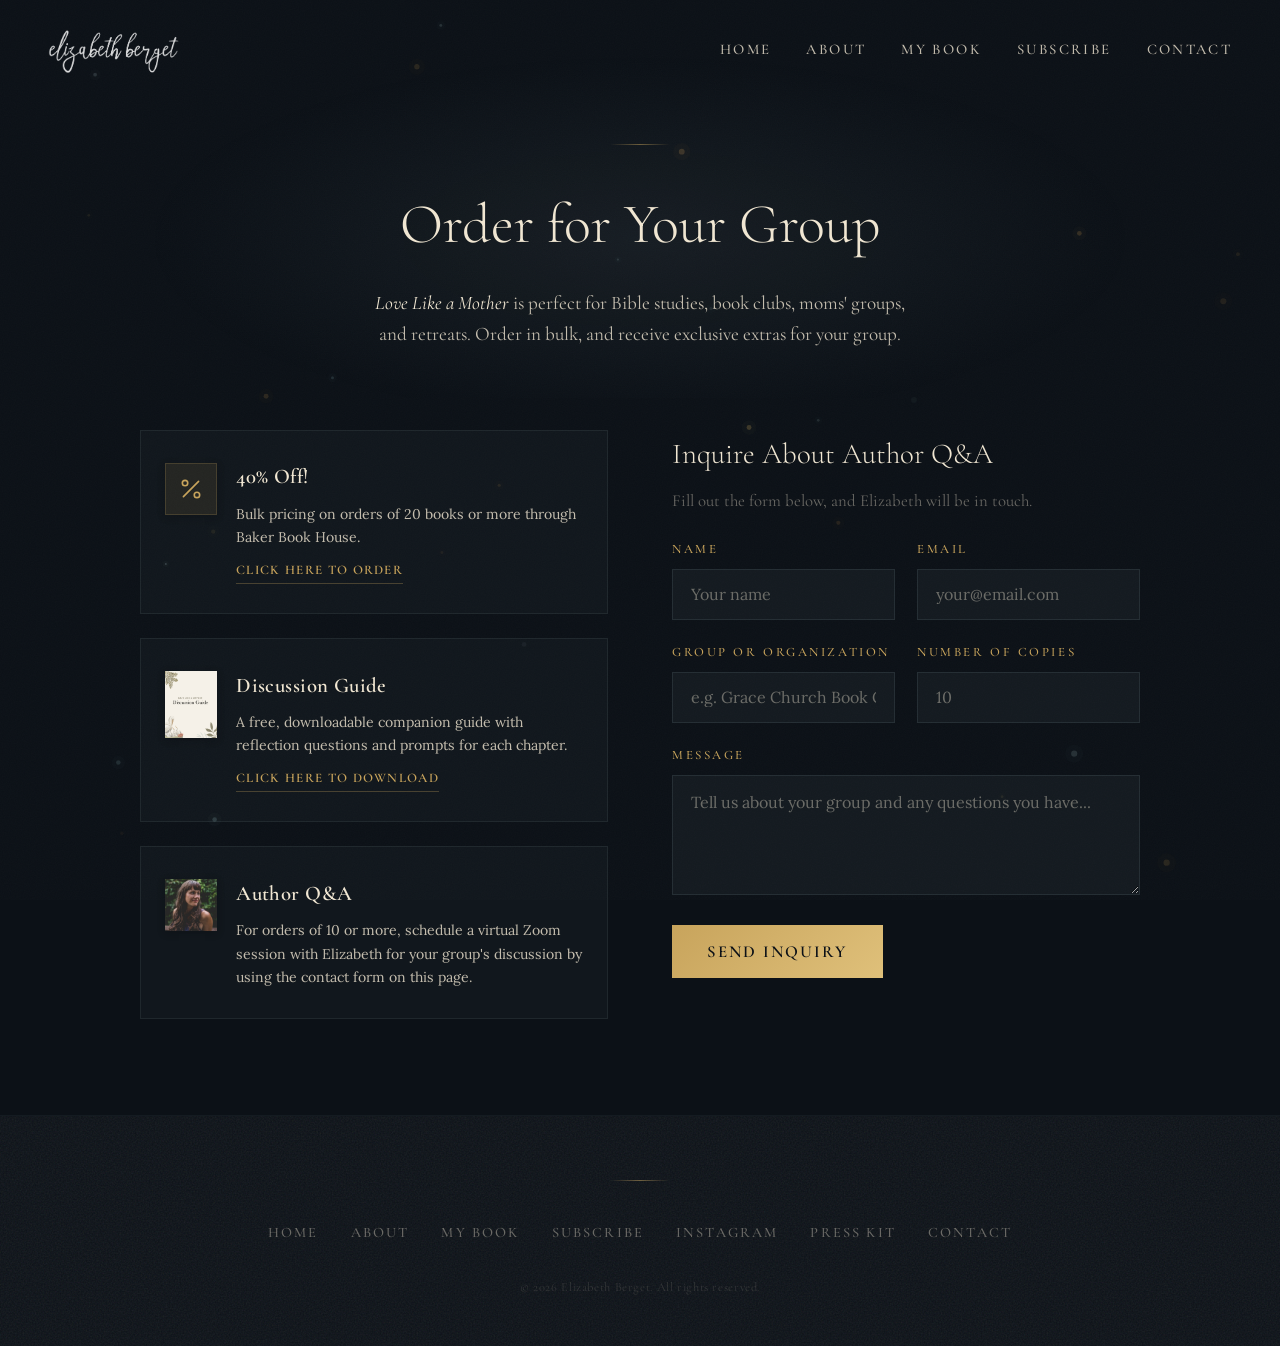
<file: bulk-order.html>
<!DOCTYPE html>
<html lang="en">
<head>
<meta charset="UTF-8">
<meta name="viewport" content="width=device-width, initial-scale=1.0">
<title>Bulk Orders — Elizabeth Berget</title>
<meta name="description" content="Order Love Like a Mother in bulk for your book club, Bible study, or group. Enjoy 40% off, a free discussion guide, and a virtual Q&A with the author.">
<link rel="stylesheet" href="styles.css">
<style>
  a:visited { color: inherit; }

  /* ===== HERO ===== */
  .bulk-hero {
    position: relative;
    z-index: 2;
    padding: 9rem 2rem 3rem;
    text-align: center;
  }
  .bulk-hero::before {
    content: '';
    position: absolute;
    inset: 0;
    background: radial-gradient(ellipse at 50% 60%, rgba(155,181,184,0.08) 0%, transparent 55%);
    pointer-events: none;
  }
  .bulk-hero h1 {
    font-family: 'Cormorant Garamond', serif;
    font-size: 3.5rem;
    font-weight: 300;
    color: var(--cream);
    margin-bottom: 1rem;
    opacity: 0;
    animation: fadeUp 0.8s ease 0.3s forwards;
  }
  .bulk-hero p {
    font-family: 'Cormorant Garamond', serif;
    font-size: 1.2rem;
    color: var(--cream-soft);
    max-width: 560px;
    margin: 0 auto;
    line-height: 1.6;
    opacity: 0;
    animation: fadeUp 0.8s ease 0.5s forwards;
  }
  .bulk-hero p em {
    color: var(--cream);
    font-style: italic;
  }

  /* ===== TWO-COLUMN LAYOUT ===== */
  .bulk-content {
    position: relative;
    z-index: 2;
    padding: 2rem 2rem 6rem;
  }
  .bulk-content-inner {
    max-width: 1000px;
    margin: 0 auto;
    display: grid;
    grid-template-columns: 1fr 1fr;
    gap: 4rem;
    align-items: start;
  }

  /* ===== LEFT: BENEFITS ===== */
  .benefits-column {
    display: flex;
    flex-direction: column;
    gap: 1.5rem;
  }
  .benefit-card {
    padding: 1.8rem 1.5rem;
    border: 1px solid rgba(155,181,184,0.1);
    background: rgba(155,181,184,0.04);
    display: flex;
    align-items: flex-start;
    gap: 1.2rem;
    transition: all 0.4s ease;
  }
  .benefit-card:hover {
    border-color: var(--gold-dim);
    background: rgba(155,181,184,0.08);
  }
  .benefit-icon {
    flex-shrink: 0;
    margin-top: 0.2rem;
  }
  .benefit-text {
    flex: 1;
  }
  .benefit-title {
    font-family: 'Cormorant Garamond', serif;
    font-size: 1.3rem;
    font-weight: 600;
    color: var(--cream);
    letter-spacing: 0.02em;
    margin-bottom: 0.5rem;
  }
  .benefit-desc {
    font-size: 0.88rem;
    color: var(--cream-soft);
    line-height: 1.65;
  }
  .benefit-link {
    display: inline-block;
    margin-top: 0.6rem;
    font-family: 'Cormorant Garamond', serif;
    font-size: 0.82rem;
    font-weight: 600;
    letter-spacing: 0.1em;
    text-transform: uppercase;
    color: var(--gold);
    text-decoration: none;
    border-bottom: 1px solid rgba(200,164,92,0.3);
    padding-bottom: 2px;
    transition: color 0.3s ease;
  }
  .benefit-link:visited { color: var(--gold); }
  .benefit-link:hover { color: var(--gold-light); }

  /* ===== RIGHT: FORM ===== */
  .bulk-form-column h2 {
    font-family: 'Cormorant Garamond', serif;
    font-size: 1.8rem;
    font-weight: 300;
    color: var(--cream);
    margin-bottom: 0.6rem;
  }
  .bulk-form-intro {
    font-family: 'Cormorant Garamond', serif;
    font-size: 1.05rem;
    color: var(--cream-faint);
    margin-bottom: 1.5rem;
    line-height: 1.6;
  }

  .form-group {
    margin-bottom: 1.4rem;
  }
  .form-group label {
    display: block;
    font-family: 'Cormorant Garamond', serif;
    font-size: 0.8rem;
    font-weight: 500;
    letter-spacing: 0.2em;
    text-transform: uppercase;
    color: var(--gold);
    margin-bottom: 0.5rem;
  }
  .form-group input,
  .form-group textarea,
  .form-group select {
    width: 100%;
    font-family: 'Lora', Georgia, serif;
    font-size: 1rem;
    color: var(--cream);
    background: rgba(155,181,184,0.06);
    border: 1px solid rgba(155,181,184,0.12);
    padding: 0.9rem 1.1rem;
    outline: none;
    transition: border-color 0.3s ease, box-shadow 0.3s ease;
    -webkit-appearance: none;
    border-radius: 0;
  }
  .form-group input::placeholder,
  .form-group textarea::placeholder {
    color: var(--cream-faint);
  }
  .form-group input:focus,
  .form-group textarea:focus,
  .form-group select:focus {
    border-color: var(--blue-mist);
    box-shadow: 0 0 0 2px rgba(155,181,184,0.1);
  }
  .form-group textarea {
    min-height: 120px;
    resize: vertical;
    line-height: 1.6;
  }
  .form-row {
    display: grid;
    grid-template-columns: 1fr 1fr;
    gap: 1.4rem;
  }
  .form-submit {
    margin-top: 0.5rem;
  }

  /* ===== RESPONSIVE ===== */
  @media (max-width: 900px) {
    .bulk-content-inner {
      grid-template-columns: 1fr;
      gap: 3rem;
    }
    .bulk-hero h1 { font-size: 2.8rem; }
  }
  @media (max-width: 600px) {
    .bulk-hero { padding: 7rem 1.5rem 2rem; }
    .bulk-hero h1 { font-size: 2.4rem; }
    .bulk-content { padding: 1.5rem 1.5rem 4rem; }
    .form-row { grid-template-columns: 1fr; gap: 0; }
  }
</style>
</head>
<body>

<canvas id="fireflies"></canvas>

<nav id="navbar">
  <a href="index.html" class="nav-logo"><img src="images/logo.png" alt="Elizabeth Berget" style="height:48px;width:auto;"></a>
  <button class="nav-toggle" aria-label="Menu"><span></span><span></span><span></span></button>
  <a href="index.html">Home</a>
  <a href="about.html">About</a>
  <a href="book.html">My Book</a>
  <a href="https://elizabethberget.substack.com" target="_blank">Subscribe</a>
  <a href="contact.html">Contact</a>
</nav>

<!-- ===== HERO ===== -->
<section class="bulk-hero">
  <div class="gold-rule" style="margin-bottom: 2rem; opacity:0; animation: fadeUp 0.6s ease 0.1s forwards;"></div>
  <h1>Order for Your Group</h1>
  <p><em>Love Like a Mother</em> is perfect for Bible studies, book clubs, moms' groups, and retreats. Order in bulk, and receive exclusive extras for your group.</p>
</section>

<!-- ===== TWO-COLUMN: BENEFITS + FORM ===== -->
<section class="bulk-content" id="bulk-form">
  <div class="bulk-content-inner">

    <!-- Left: Benefits -->
    <div class="benefits-column reveal">
      <div class="benefit-card">
        <span class="benefit-icon" style="width:52px; height:52px; display:flex; align-items:center; justify-content:center; background:rgba(200,164,92,0.1); border:1px solid rgba(200,164,92,0.2); box-shadow: 0 2px 8px rgba(0,0,0,0.2);">
          <svg width="26" height="26" viewBox="0 0 24 24" fill="none" stroke="var(--gold)" stroke-width="1.5" stroke-linecap="round" stroke-linejoin="round"><line x1="19" y1="5" x2="5" y2="19"/><circle cx="6.5" cy="6.5" r="2.5"/><circle cx="17.5" cy="17.5" r="2.5"/></svg>
        </span>
        <div class="benefit-text">
          <h3 class="benefit-title">40% Off!</h3>
          <p class="benefit-desc">Bulk pricing on orders of 20 books or more through Baker Book House.</p>
          <a href="https://bakerbookhouse.com/products/9781587436819_love-like-a-mother" target="_blank" class="benefit-link">Click here to order</a>
        </div>
      </div>

      <div class="benefit-card">
        <span class="benefit-icon">
          <img src="images/discussion-guide-cover.jpg" alt="Discussion Guide" style="width:52px; box-shadow: 0 2px 8px rgba(0,0,0,0.2);">
        </span>
        <div class="benefit-text">
          <h3 class="benefit-title">Discussion Guide</h3>
          <p class="benefit-desc">A free, downloadable companion guide with reflection questions and prompts for each chapter.</p>
          <a href="DiscussionGuide.pdf" download class="benefit-link">Click here to download</a>
        </div>
      </div>

      <div class="benefit-card">
        <span class="benefit-icon">
          <img src="images/liz.jpg" alt="Elizabeth Berget" style="width:52px; height:52px; object-fit:cover; box-shadow: 0 2px 8px rgba(0,0,0,0.2);">
        </span>
        <div class="benefit-text">
          <h3 class="benefit-title">Author Q&amp;A</h3>
          <p class="benefit-desc">For orders of 10 or more, schedule a virtual Zoom session with Elizabeth for your group's discussion by using the contact form on this page.</p>
        </div>
      </div>
    </div>

    <!-- Right: Form -->
    <div class="bulk-form-column reveal reveal-d2">
      <h2>Inquire About Author Q&amp;A</h2>
      <p class="bulk-form-intro">Fill out the form below, and Elizabeth will be in touch.</p>

      <form name="bulk-order" method="POST" data-netlify="true" action="/thank-you.html">
        <div class="form-row">
          <div class="form-group">
            <label for="name">Name</label>
            <input type="text" id="name" name="name" placeholder="Your name" required>
          </div>
          <div class="form-group">
            <label for="email">Email</label>
            <input type="email" id="email" name="email" placeholder="your@email.com" required>
          </div>
        </div>
        <div class="form-row">
          <div class="form-group">
            <label for="group">Group or Organization</label>
            <input type="text" id="group" name="group" placeholder="e.g. Grace Church Book Club">
          </div>
          <div class="form-group">
            <label for="copies">Number of Copies</label>
            <input type="number" id="copies" name="copies" placeholder="10" min="1">
          </div>
        </div>
        <div class="form-group">
          <label for="message">Message</label>
          <textarea id="message" name="message" placeholder="Tell us about your group and any questions you have..."></textarea>
        </div>
        <input type="hidden" name="subject" value="Bulk Order Inquiry">
        <div class="form-submit">
          <button type="submit" class="btn-primary"><span>Send Inquiry</span></button>
        </div>
      </form>
    </div>

  </div>
</section>

<!-- ===== FOOTER ===== -->
<footer>
  <div class="gold-rule" style="margin-bottom: 2.5rem;"></div>
  <div class="footer-links">
    <a href="index.html">Home</a>
    <a href="about.html">About</a>
    <a href="book.html">My Book</a>
    <a href="https://elizabethberget.substack.com" target="_blank">Subscribe</a>
    <a href="https://www.instagram.com/elizabeth_a_berget/" target="_blank">Instagram</a>
    <a href="press.html">Press Kit</a>
    <a href="contact.html">Contact</a>
  </div>
  <p class="footer-copy">&copy; 2026 Elizabeth Berget. All rights reserved.</p>
</footer>

<script src="main.js"></script>
</body>
</html>
</file>
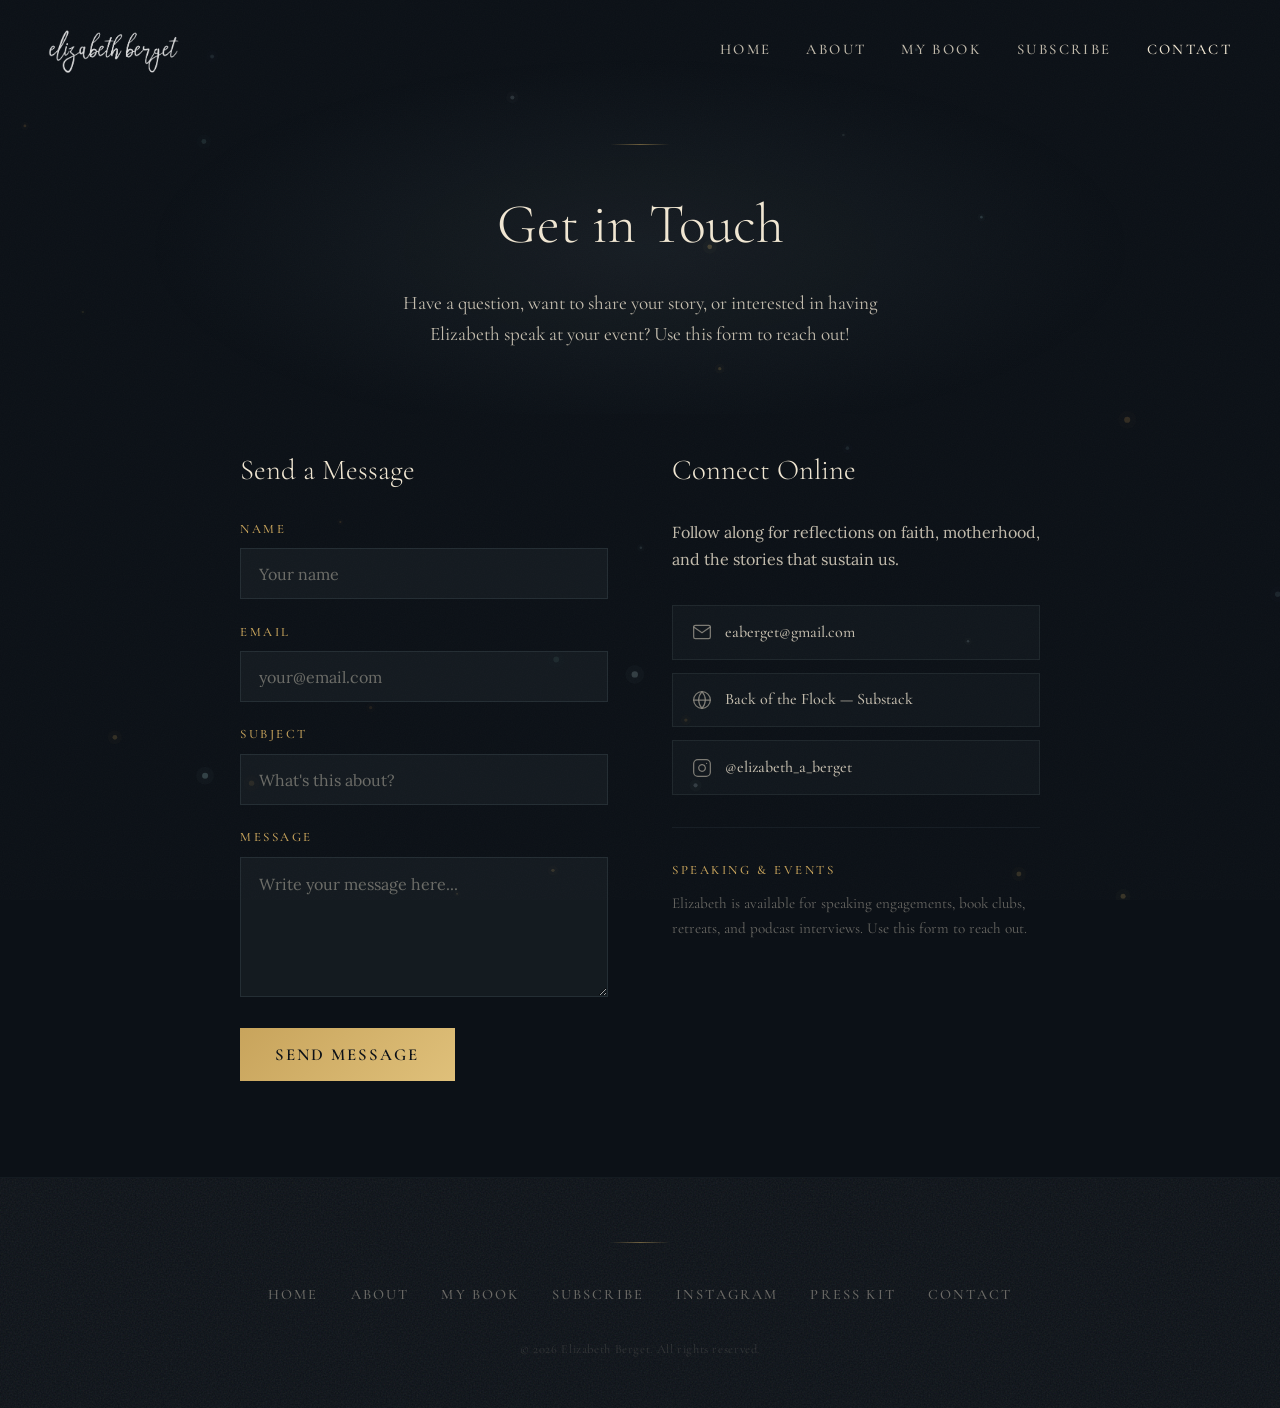
<file: contact.html>
<!DOCTYPE html>
<html lang="en">
<head>
<meta charset="UTF-8">
<meta name="viewport" content="width=device-width, initial-scale=1.0">
<title>Contact — Elizabeth Berget</title>
<meta name="description" content="Get in touch with Elizabeth Berget — writer, speaker, and author of Love Like a Mother.">
<link rel="stylesheet" href="styles.css">
<style>
  /* ===== CONTACT HERO ===== */
  .contact-hero {
    position: relative;
    z-index: 2;
    padding: 9rem 2rem 4rem;
    text-align: center;
  }

  .contact-hero::before {
    content: '';
    position: absolute;
    inset: 0;
    background: radial-gradient(ellipse at 50% 60%, rgba(155,181,184,0.08) 0%, transparent 55%);
    pointer-events: none;
  }

  .contact-hero h1 {
    font-family: 'Cormorant Garamond', serif;
    font-size: 3.5rem;
    font-weight: 300;
    color: var(--cream);
    margin-bottom: 1rem;
    opacity: 0;
    animation: fadeUp 0.8s ease 0.3s forwards;
  }

  .contact-hero p {
    font-family: 'Cormorant Garamond', serif;
    font-size: 1.2rem;
    color: var(--cream-soft);
    max-width: 500px;
    margin: 0 auto;
    line-height: 1.6;
    opacity: 0;
    animation: fadeUp 0.8s ease 0.5s forwards;
  }

  /* ===== CONTACT CONTENT ===== */
  .contact-content {
    position: relative;
    z-index: 2;
    padding: 2rem 2rem 6rem;
  }

  .contact-content-inner {
    max-width: 800px;
    margin: 0 auto;
    display: grid;
    grid-template-columns: 1fr 1fr;
    gap: 4rem;
  }

  /* ===== FORM ===== */
  .contact-form h2 {
    font-family: 'Cormorant Garamond', serif;
    font-size: 1.8rem;
    font-weight: 300;
    color: var(--cream);
    margin-bottom: 1.5rem;
  }

  .form-group {
    margin-bottom: 1.4rem;
  }

  .form-group label {
    display: block;
    font-family: 'Cormorant Garamond', serif;
    font-size: 0.8rem;
    font-weight: 500;
    letter-spacing: 0.2em;
    text-transform: uppercase;
    color: var(--gold);
    margin-bottom: 0.5rem;
  }

  .form-group input,
  .form-group textarea {
    width: 100%;
    font-family: 'Lora', Georgia, serif;
    font-size: 1rem;
    color: var(--cream);
    background: rgba(155,181,184,0.06);
    border: 1px solid rgba(155,181,184,0.12);
    padding: 0.9rem 1.1rem;
    outline: none;
    transition: border-color 0.3s ease, box-shadow 0.3s ease;
    -webkit-appearance: none;
    border-radius: 0;
  }

  .form-group input::placeholder,
  .form-group textarea::placeholder {
    color: var(--cream-faint);
  }

  .form-group input:focus,
  .form-group textarea:focus {
    border-color: var(--blue-mist);
    box-shadow: 0 0 0 2px rgba(155,181,184,0.1);
  }

  .form-group textarea {
    min-height: 140px;
    resize: vertical;
    line-height: 1.6;
  }

  .form-submit {
    margin-top: 0.5rem;
  }

  .form-note {
    font-size: 0.85rem;
    color: var(--cream-faint);
    margin-top: 1rem;
    font-style: italic;
  }

  /* ===== CONNECT SIDEBAR ===== */
  .connect-info h2 {
    font-family: 'Cormorant Garamond', serif;
    font-size: 1.8rem;
    font-weight: 300;
    color: var(--cream);
    margin-bottom: 1.5rem;
  }

  .connect-info p {
    font-size: 1rem;
    color: var(--cream-soft);
    line-height: 1.7;
    margin-bottom: 2rem;
  }

  .connect-links {
    display: flex;
    flex-direction: column;
    gap: 0.8rem;
  }

  .connect-link {
    display: flex;
    align-items: center;
    gap: 0.8rem;
    font-family: 'Cormorant Garamond', serif;
    font-size: 1rem;
    font-weight: 500;
    color: var(--cream-soft);
    text-decoration: none;
    padding: 0.8rem 1.2rem;
    border: 1px solid rgba(155,181,184,0.1);
    background: rgba(155,181,184,0.04);
    transition: all 0.3s ease;
  }

  .connect-link:hover {
    border-color: var(--gold);
    color: var(--gold);
    background: rgba(200,164,92,0.06);
    transform: translateY(-3px);
    box-shadow: 0 8px 25px rgba(0,0,0,0.2);
  }
  .connect-link:hover svg {
    opacity: 1;
    stroke: var(--gold);
  }

  .connect-link svg {
    width: 20px;
    height: 20px;
    flex-shrink: 0;
    opacity: 0.6;
  }

  .connect-divider {
    margin: 2rem 0;
    border: none;
    border-top: 1px solid rgba(155,181,184,0.08);
  }

  .speaking-note {
    font-family: 'Cormorant Garamond', serif;
  }

  .speaking-note h3 {
    font-size: 0.8rem;
    font-weight: 500;
    letter-spacing: 0.2em;
    text-transform: uppercase;
    color: var(--gold);
    margin-bottom: 0.6rem;
  }

  .speaking-note p {
    font-size: 0.95rem;
    color: var(--cream-faint);
    line-height: 1.6;
    margin-bottom: 0;
  }

  /* ===== RESPONSIVE ===== */
  @media (max-width: 900px) {
    .contact-content-inner {
      grid-template-columns: 1fr;
      gap: 3rem;
    }
    .contact-hero h1 { font-size: 2.8rem; }
  }

  @media (max-width: 600px) {
    .contact-hero { padding: 7rem 1.5rem 3rem; }
    .contact-hero h1 { font-size: 2.4rem; }
    .contact-content { padding: 1.5rem 1.5rem 4rem; }
  }
</style>
</head>
<body>

<canvas id="fireflies"></canvas>

<nav id="navbar">
  <a href="index.html" class="nav-logo"><img src="images/logo.png" alt="Elizabeth Berget" style="height:48px;width:auto;"></a>
  <button class="nav-toggle" aria-label="Menu"><span></span><span></span><span></span></button>
  <a href="index.html">Home</a>
  <a href="about.html">About</a>
  <a href="book.html">My Book</a>
  <a href="https://elizabethberget.substack.com" target="_blank">Subscribe</a>
  <a href="contact.html" class="active">Contact</a>
</nav>

<!-- ===== HERO ===== -->
<section class="contact-hero">
  <div class="gold-rule" style="margin-bottom: 2rem; opacity:0; animation: fadeUp 0.6s ease 0.1s forwards;"></div>
  <h1>Get in Touch</h1>
  <p>Have a question, want to share your story, or interested in having Elizabeth speak at your event? Use this form to reach out!</p>
</section>

<!-- ===== CONTACT CONTENT ===== -->
<section class="contact-content">
  <div class="contact-content-inner">

    <!-- Form -->
    <div class="contact-form reveal">
      <h2>Send a Message</h2>
      <form name="contact" method="POST" data-netlify="true" action="/thank-you.html">
        <div class="form-group">
          <label for="name">Name</label>
          <input type="text" id="name" name="name" placeholder="Your name" required>
        </div>
        <div class="form-group">
          <label for="email">Email</label>
          <input type="email" id="email" name="email" placeholder="your@email.com" required>
        </div>
        <div class="form-group">
          <label for="subject">Subject</label>
          <input type="text" id="subject" name="subject" placeholder="What's this about?">
        </div>
        <div class="form-group">
          <label for="message">Message</label>
          <textarea id="message" name="message" placeholder="Write your message here..." required></textarea>
        </div>
        <div class="form-submit">
          <button type="submit" class="btn-primary"><span>Send Message</span></button>
        </div>
      </form>
    </div>

    <!-- Connect Info -->
    <div class="connect-info reveal reveal-d2">
      <h2>Connect Online</h2>
      <p>Follow along for reflections on faith, motherhood, and the stories that sustain us.</p>

      <div class="connect-links">
        <a href="mailto:eaberget@gmail.com" class="connect-link">
          <svg viewBox="0 0 24 24" fill="none" stroke="currentColor" stroke-width="1.5" stroke-linecap="round" stroke-linejoin="round">
            <path d="M4 4h16c1.1 0 2 .9 2 2v12c0 1.1-.9 2-2 2H4c-1.1 0-2-.9-2-2V6c0-1.1.9-2 2-2z"/><polyline points="22,6 12,13 2,6"/>
          </svg>
          eaberget@gmail.com
        </a>
        <a href="https://elizabethberget.substack.com" target="_blank" class="connect-link">
          <svg viewBox="0 0 24 24" fill="none" stroke="currentColor" stroke-width="1.5" stroke-linecap="round" stroke-linejoin="round">
            <circle cx="12" cy="12" r="10"/><line x1="2" y1="12" x2="22" y2="12"/><path d="M12 2a15.3 15.3 0 0 1 4 10 15.3 15.3 0 0 1-4 10 15.3 15.3 0 0 1-4-10 15.3 15.3 0 0 1 4-10z"/>
          </svg>
          Back of the Flock — Substack
        </a>
        <a href="https://www.instagram.com/elizabeth_a_berget/" target="_blank" class="connect-link">
          <svg viewBox="0 0 24 24" fill="none" stroke="currentColor" stroke-width="1.5" stroke-linecap="round" stroke-linejoin="round">
            <rect x="2" y="2" width="20" height="20" rx="5" ry="5"/><path d="M16 11.37A4 4 0 1 1 12.63 8 4 4 0 0 1 16 11.37z"/><line x1="17.5" y1="6.5" x2="17.51" y2="6.5"/>
          </svg>
          @elizabeth_a_berget
        </a>
      </div>

      <hr class="connect-divider">

      <div class="speaking-note">
        <h3>Speaking &amp; Events</h3>
        <p>Elizabeth is available for speaking engagements, book clubs, retreats, and podcast interviews. Use this form to reach out.</p>
      </div>

    </div>
  </div>
</section>

<!-- ===== FOOTER ===== -->
<footer>
  <div class="gold-rule" style="margin-bottom: 2.5rem;"></div>
  <div class="footer-links">
    <a href="index.html">Home</a>
    <a href="about.html">About</a>
    <a href="book.html">My Book</a>
    <a href="https://elizabethberget.substack.com" target="_blank">Subscribe</a>
    <a href="https://www.instagram.com/elizabeth_a_berget/" target="_blank">Instagram</a>
    <a href="press.html">Press Kit</a>
    <a href="contact.html">Contact</a>
  </div>
  <p class="footer-copy">&copy; 2026 Elizabeth Berget. All rights reserved.</p>
</footer>

<script src="main.js"></script>
</body>
</html>
</file>
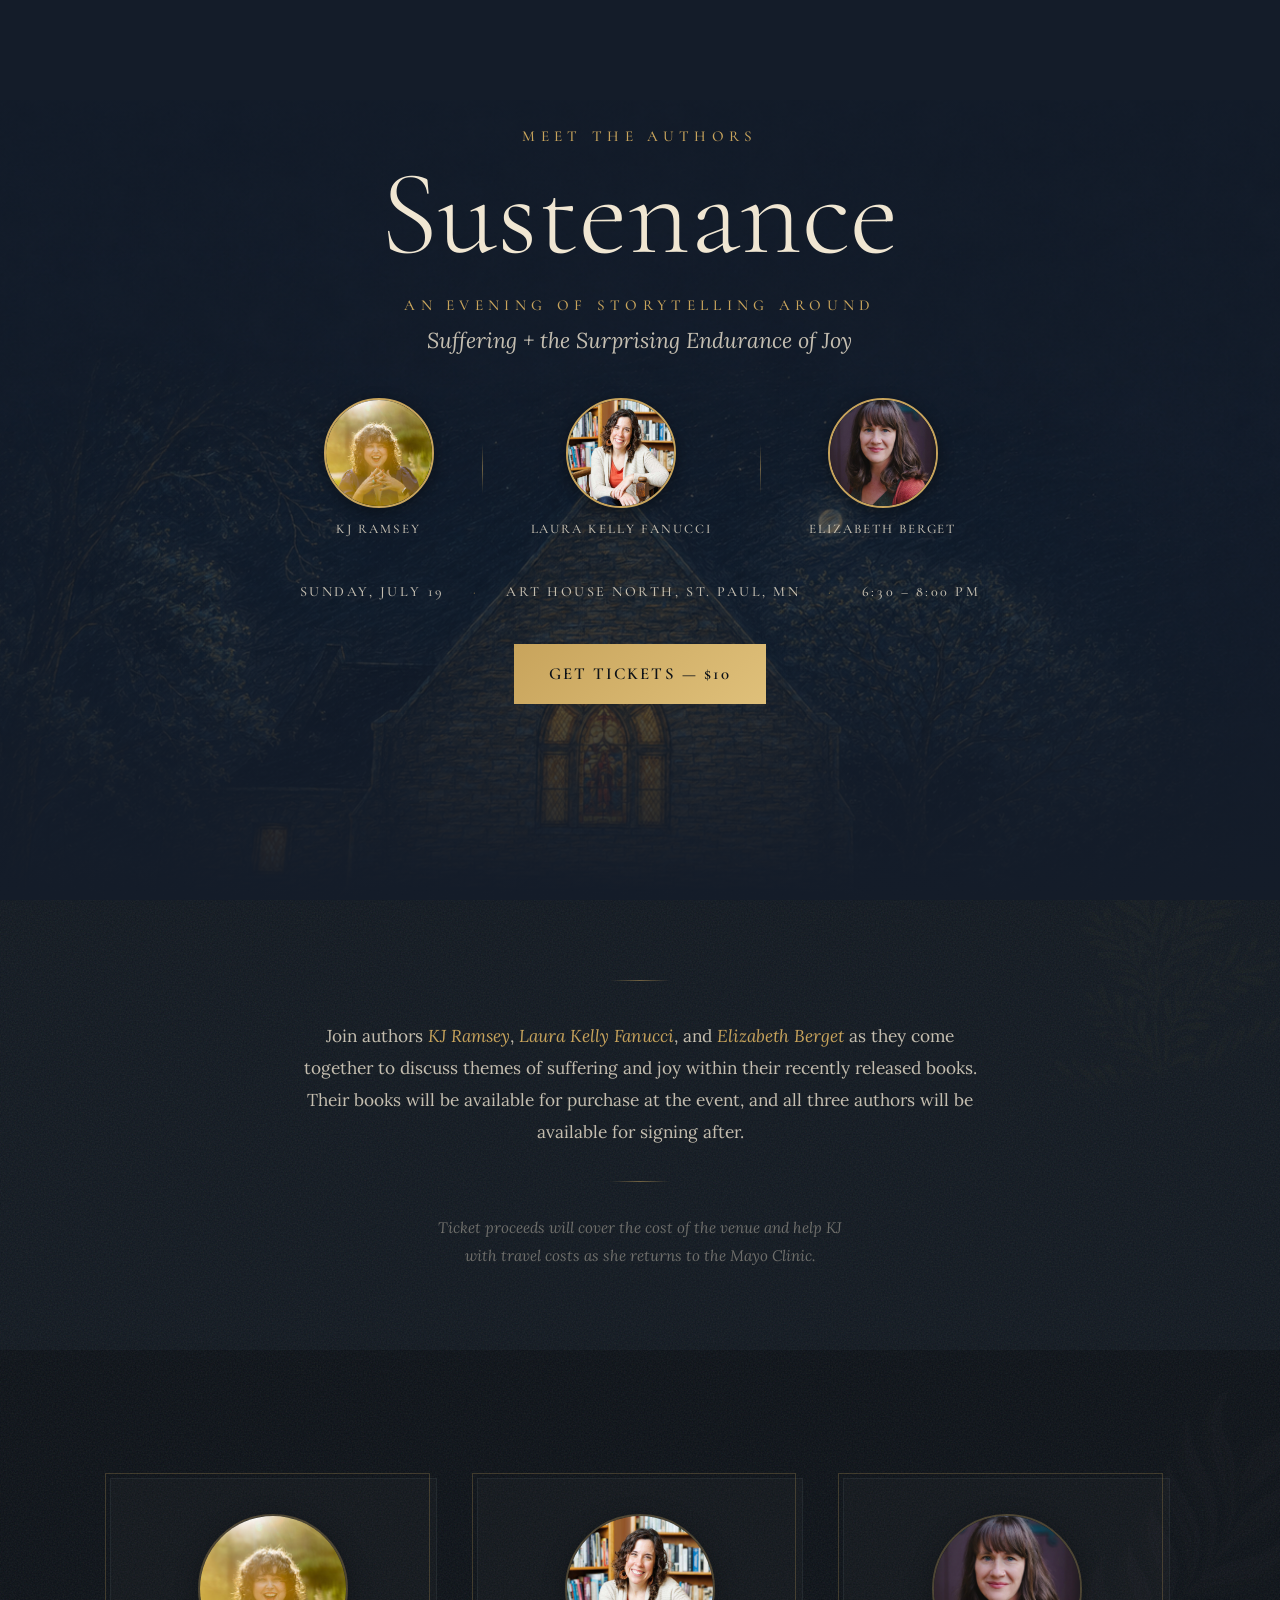
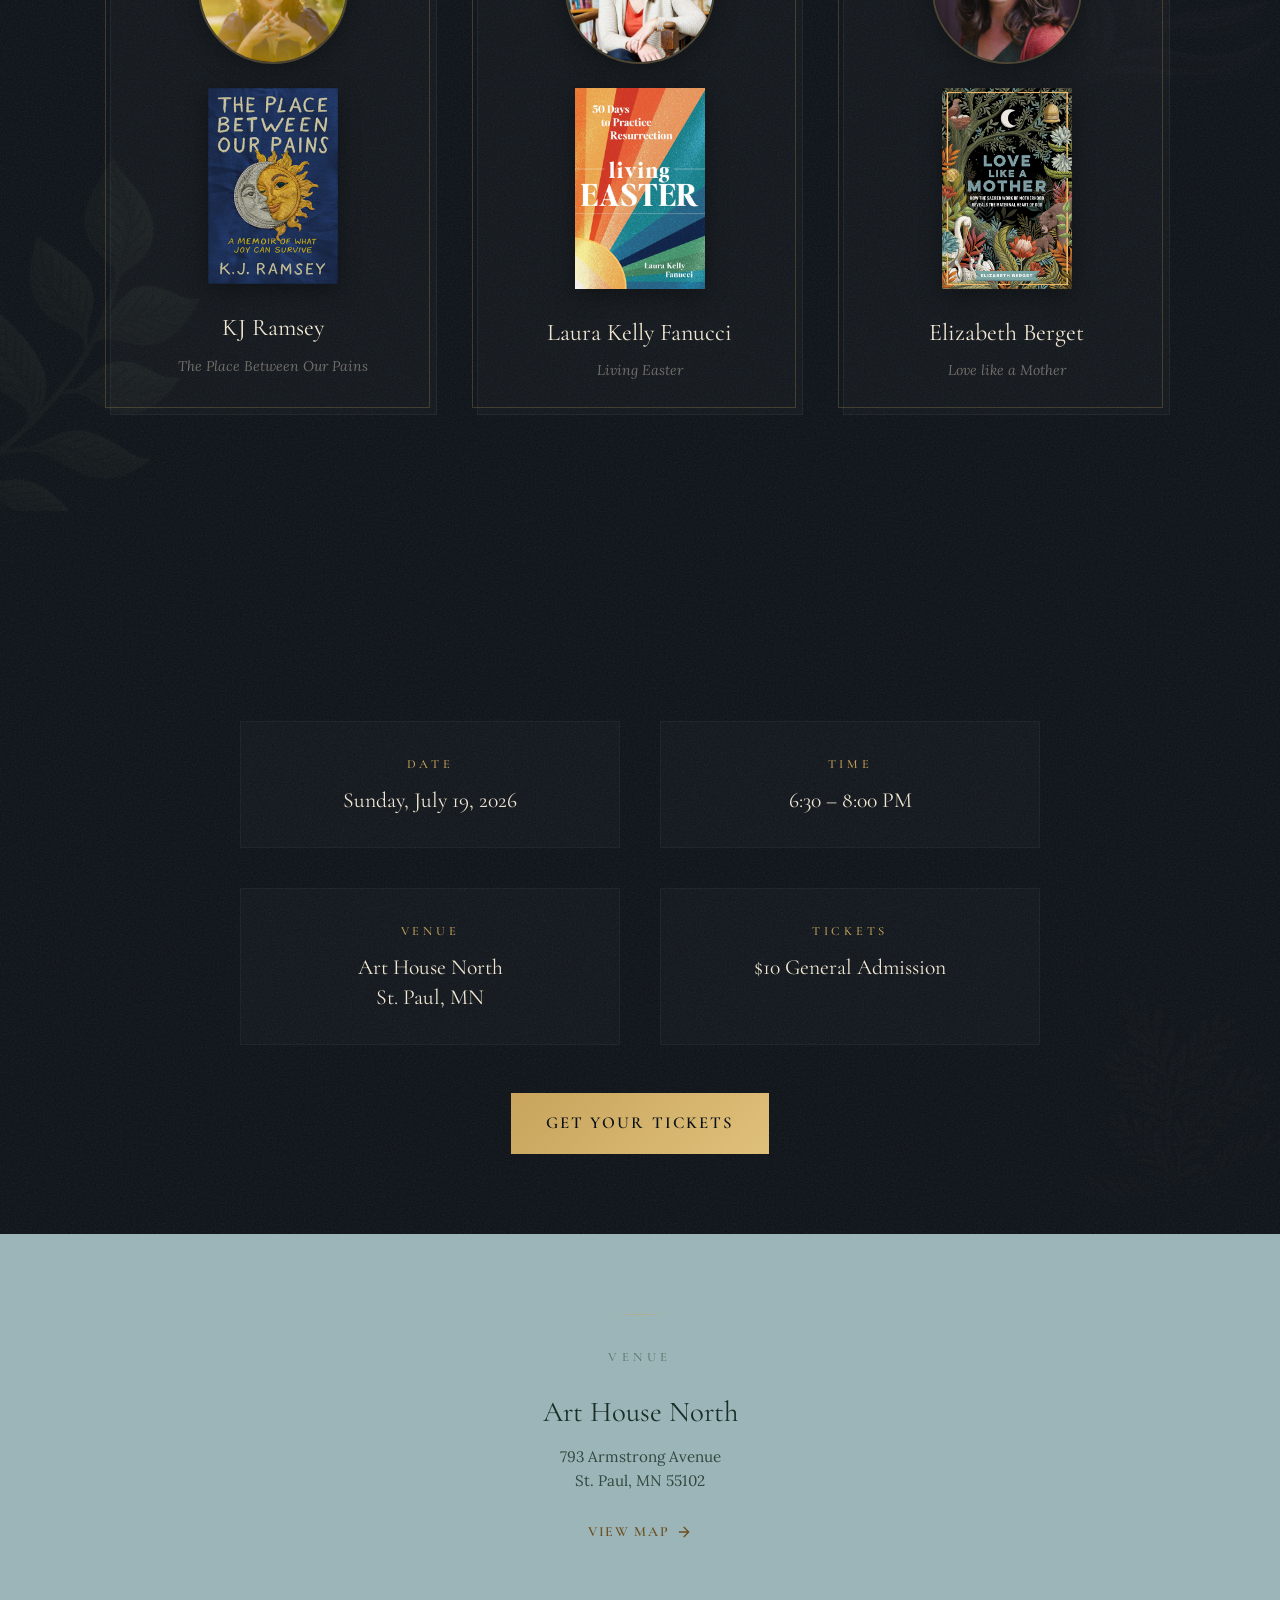
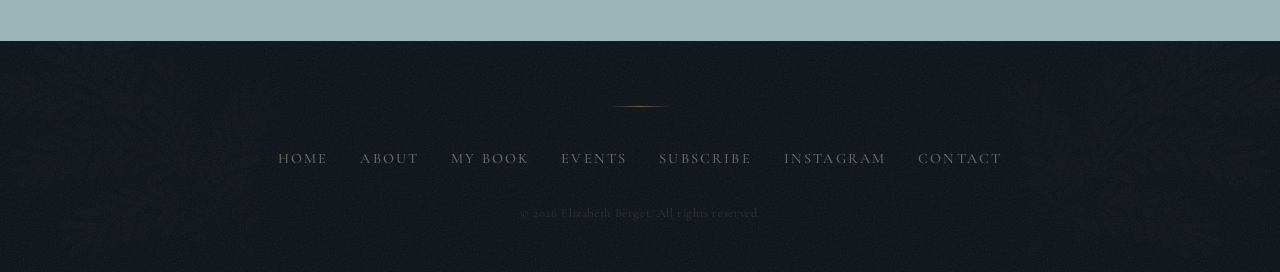
<file: event.html>
<!DOCTYPE html>
<html lang="en">
<head>
<meta charset="UTF-8">
<meta name="viewport" content="width=device-width, initial-scale=1.0">
<title>Sustenance — An Evening of Storytelling | Elizabeth Berget</title>
<meta name="description" content="Join authors KJ Ramsey, Laura Kelly Fanucci, and Elizabeth Berget for an intimate evening of storytelling exploring suffering and the surprising endurance of joy.">
<link rel="stylesheet" href="styles.css">
<style>
  .art-leaf { position: absolute; pointer-events: none; z-index: 1; width: 220px; opacity: 0.12; }
  .art-leaf img { display: block; width: 100%; height: auto; }


  /* ===== A. FULL-SCREEN HERO ===== */
  .event-hero {
    position: relative; z-index: 2;
    min-height: 100vh;
    display: flex; align-items: center; justify-content: center;
    text-align: center;
    overflow: hidden;
    background: #141c29;
  }
  .event-hero-bg {
    position: absolute; inset: 0; z-index: 0;
  }
  .event-hero-bg img {
    width: 100%; height: 100%;
    object-fit: cover; object-position: calc(50% - 80px) calc(40% + 100px);
  }
  .event-hero-bg::after {
    content: '';
    position: absolute; inset: 0;
    background:
      linear-gradient(180deg,
        rgba(20,28,41,0.55) 0%,
        rgba(20,28,41,0.35) 40%,
        rgba(20,28,41,0.50) 70%,
        #141c29 100%);
  }
  .event-hero-content {
    position: relative; z-index: 5;
    max-width: 820px; padding: 0.5rem 2rem 5rem;
  }
  .mobile-break { display: none; }
  .event-eyebrow {
    font-family: 'Cormorant Garamond', serif;
    font-size: 0.95rem; font-weight: 500;
    letter-spacing: 0.35em; text-transform: uppercase;
    color: var(--gold);
    margin-bottom: 0.3rem;
    opacity: 0; animation: fadeUp 0.8s ease 0.5s forwards;
  }
  .event-title {
    font-family: 'Cormorant Garamond', serif;
    font-size: 7.5rem; font-weight: 300;
    line-height: 1.0; color: var(--cream);
    margin-bottom: 1.2rem;
    opacity: 0; animation: fadeUp 0.8s ease 0.2s forwards;
  }
  .event-subtitle {
    font-family: 'Lora', Georgia, serif;
    font-size: 1.35rem; font-weight: 400;
    font-style: italic;
    color: var(--cream-soft);
    line-height: 1.6;
    margin-bottom: 2.5rem;
    opacity: 0; animation: fadeUp 0.8s ease 0.9s forwards;
  }
  .event-meta {
    font-family: 'Cormorant Garamond', serif;
    font-size: 0.88rem; font-weight: 500;
    letter-spacing: 0.18em; text-transform: uppercase;
    color: var(--cream-soft);
    margin-bottom: 2.5rem;
    opacity: 0; animation: fadeUp 0.8s ease 0.9s forwards;
  }
  .event-meta span {
    display: inline-block;
    margin: 0 0.6rem;
  }
  .event-meta .meta-sep {
    color: var(--gold-dim);
    margin: 0 0.8rem;
  }
  .hero-authors-row {
    display: flex; justify-content: center; align-items: center;
    gap: 3rem;
    margin-bottom: 2.5rem;
    opacity: 0; animation: fadeUp 0.8s ease 0.65s forwards;
  }
  .hero-author {
    display: flex; flex-direction: column; align-items: center;
    gap: 0.6rem;
  }
  .hero-author img {
    width: 110px; height: 110px;
    border-radius: 50%;
    object-fit: cover;
    border: 2px solid var(--gold);
    box-shadow: 0 4px 15px rgba(0,0,0,0.4);
  }
  .hero-author-name {
    font-family: 'Cormorant Garamond', serif;
    font-size: 0.82rem; font-weight: 500;
    letter-spacing: 0.15em; text-transform: uppercase;
    color: var(--cream-soft);
  }
  .hero-authors-sep {
    width: 1px; height: 50px;
    background: linear-gradient(180deg, transparent, var(--gold-dim), transparent);
    flex-shrink: 0;
  }
  .event-hero .btn-primary {
    opacity: 0; animation: fadeUp 0.8s ease 1.1s forwards;
  }


  /* ===== B. EVENT DESCRIPTION ===== */
  .event-description {
    position: relative; z-index: 2;
    padding: 5rem 2rem;
    text-align: center;
    background: var(--midnight-warm);
    overflow: hidden;
  }
  .event-description-inner {
    max-width: 680px; margin: 0 auto;
    position: relative; z-index: 5;
  }
  .event-description p {
    font-family: 'Lora', Georgia, serif;
    font-size: 1.08rem;
    color: var(--cream-soft);
    line-height: 1.85;
    margin-bottom: 1.4rem;
  }
  .event-description p:last-child { margin-bottom: 0; }
  .event-description em {
    color: var(--blue-pale);
    font-style: italic;
  }
  .event-description a {
    color: inherit;
    text-decoration: none;
  }
  .event-description a em {
    color: var(--gold);
    transition: color 0.3s ease, text-shadow 0.3s ease;
  }
  .event-description a:hover em {
    color: var(--cream);
    text-shadow: 0 0 12px rgba(200,164,92,0.5), 0 0 30px rgba(200,164,92,0.2);
  }


  /* ===== C. AUTHORS SHOWCASE ===== */
  .event-authors {
    position: relative; z-index: 2;
    padding: 5rem 2rem 6rem;
    background: var(--midnight);
    overflow: hidden;
  }
  .event-authors-inner {
    max-width: 1060px; margin: 0 auto;
    position: relative; z-index: 5;
  }
  .authors-grid {
    display: grid;
    grid-template-columns: repeat(3, 1fr);
    gap: 2.5rem;
    margin-top: 3rem;
  }
  .author-card {
    text-align: center;
    padding: 2.2rem 1.5rem 2rem;
    border: 1px solid rgba(155,181,184,0.08);
    background: rgba(255,255,255,0.02);
    position: relative;
    transition: all 0.4s ease;
  }
  .author-card::before {
    content: '';
    position: absolute;
    top: -6px; left: -6px; right: 6px; bottom: 6px;
    border: 1px solid rgba(200,164,92,0.25);
    pointer-events: none;
    transition: border-color 0.4s ease;
  }
  .author-card:hover {
    border-color: rgba(155,181,184,0.15);
    background: rgba(255,255,255,0.03);
    transform: translateY(-4px);
    box-shadow: 0 12px 35px rgba(0,0,0,0.3);
  }
  .author-card:hover::before {
    border-color: rgba(200,164,92,0.45);
  }
  .author-headshot {
    width: 150px; height: 150px;
    border-radius: 50%;
    object-fit: cover;
    margin: 0 auto 1.5rem;
    display: block;
    border: 2px solid rgba(200,164,92,0.3);
    box-shadow: 0 6px 25px rgba(0,0,0,0.3);
  }
  .author-book-cover {
    width: 130px; height: auto;
    display: block;
    margin: 0 auto 1.5rem;
    box-shadow: 0 6px 20px rgba(0,0,0,0.35);
  }
  .author-card-name {
    font-family: 'Cormorant Garamond', serif;
    font-size: 1.5rem; font-weight: 400;
    color: var(--cream);
    margin-bottom: 0.4rem;
  }
  .author-card-book {
    font-family: 'Lora', Georgia, serif;
    font-size: 0.88rem; font-weight: 400;
    font-style: italic;
    color: var(--cream-faint);
    line-height: 1.5;
  }


  /* ===== D. THEMATIC QUOTE ===== */
  .event-quote {
    position: relative; z-index: 2;
    padding: 4.5rem 2rem; text-align: center;
    background: var(--blue-mist);
    overflow: hidden;
  }
  .event-quote::before {
    content: '';
    position: absolute; top: 50%; left: 50%;
    transform: translate(-50%, -50%);
    width: 600px; height: 400px;
    background: radial-gradient(ellipse at center, rgba(255,255,255,0.12) 0%, transparent 70%);
    pointer-events: none;
  }
  .event-quote-inner {
    max-width: 700px; margin: 0 auto;
    position: relative; z-index: 5;
  }
  .event-quote-mark {
    font-family: 'Cormorant Garamond', serif;
    font-size: 5rem; line-height: 1;
    color: var(--gold-dark); opacity: 0.4;
    display: block; margin-bottom: -1rem;
  }
  .event-quote p {
    font-family: 'Cormorant Garamond', serif;
    font-size: 1.35rem; font-weight: 400;
    font-style: italic; line-height: 1.8;
    color: var(--ink);
  }
  .event-quote cite {
    display: block;
    font-family: 'Cormorant Garamond', serif;
    font-size: 0.88rem; font-weight: 500;
    font-style: normal;
    letter-spacing: 0.15em; text-transform: uppercase;
    color: var(--ink-faint);
    margin-top: 1.5rem;
  }


  /* ===== E. EVENT DETAILS GRID ===== */
  .event-details {
    position: relative; z-index: 2;
    padding: 5rem 2rem;
    background: var(--midnight);
    overflow: hidden;
  }
  .event-details-inner {
    max-width: 800px; margin: 0 auto;
    position: relative; z-index: 5;
  }
  .details-grid {
    display: grid;
    grid-template-columns: 1fr 1fr;
    gap: 2.5rem;
    margin-bottom: 3rem;
  }
  .detail-item {
    text-align: center;
    padding: 2rem 1.5rem;
    border: 1px solid rgba(155,181,184,0.06);
    background: rgba(255,255,255,0.015);
  }
  .detail-label {
    font-family: 'Cormorant Garamond', serif;
    font-size: 0.78rem; font-weight: 500;
    letter-spacing: 0.3em; text-transform: uppercase;
    color: var(--gold);
    margin-bottom: 0.6rem;
  }
  .detail-value {
    font-family: 'Cormorant Garamond', serif;
    font-size: 1.35rem; font-weight: 400;
    color: var(--cream);
    line-height: 1.4;
  }
  .event-details .cta-wrap {
    text-align: center;
  }


  /* ===== F. VENUE SECTION ===== */
  .event-venue {
    position: relative; z-index: 2;
    padding: 5rem 2rem 6rem;
    text-align: center;
    background: var(--blue-mist);
    overflow: hidden;
  }
  .event-venue-bg {
    position: absolute;
    bottom: 0; left: 50%;
    transform: translateX(-50%);
    width: 100%; max-width: 900px;
    opacity: 0.12;
    pointer-events: none;
    z-index: 0;
    mix-blend-mode: multiply;
  }
  .event-venue-bg img {
    width: 100%; height: auto;
    display: block;
    filter: saturate(0.3) brightness(0.9);
  }
  .event-venue-inner {
    max-width: 600px; margin: 0 auto;
    position: relative; z-index: 5;
  }
  .venue-name {
    font-family: 'Cormorant Garamond', serif;
    font-size: 1.8rem; font-weight: 400;
    color: var(--ink);
    margin-bottom: 0.5rem;
  }
  .venue-address {
    font-family: 'Lora', Georgia, serif;
    font-size: 0.95rem;
    color: var(--ink-soft);
    line-height: 1.6;
    margin-bottom: 1.5rem;
  }
  .venue-map-link {
    font-family: 'Cormorant Garamond', serif;
    font-size: 0.88rem; font-weight: 600;
    letter-spacing: 0.12em; text-transform: uppercase;
    color: var(--gold-dark);
    text-decoration: none;
    display: inline-flex; align-items: center; gap: 0.4rem;
    transition: color 0.3s ease;
  }
  .venue-map-link:hover { color: var(--ink); }
  .venue-map-link svg { transition: transform 0.3s ease; }
  .venue-map-link:hover svg { transform: translateX(3px); }


  /* ===== NOISE TEXTURES ===== */
  .event-description::after,
  .event-authors::after,
  .event-details::after {
    content: '';
    position: absolute; inset: 0;
    z-index: 3; pointer-events: none;
    opacity: 0.09;
    background-image: url("data:image/svg+xml,%3Csvg viewBox='0 0 512 512' xmlns='http://www.w3.org/2000/svg'%3E%3Cfilter id='n'%3E%3CfeTurbulence type='fractalNoise' baseFrequency='0.65' numOctaves='4' stitchTiles='stitch'/%3E%3C/filter%3E%3Crect width='100%25' height='100%25' filter='url(%23n)' opacity='1'/%3E%3C/svg%3E");
    background-size: 512px 512px;
  }
  .event-quote::after,
  .event-venue::after {
    content: '';
    position: absolute; inset: 0;
    z-index: 3; pointer-events: none;
    opacity: 0.04;
    background-image: url("data:image/svg+xml,%3Csvg viewBox='0 0 512 512' xmlns='http://www.w3.org/2000/svg'%3E%3Cfilter id='n'%3E%3CfeTurbulence type='fractalNoise' baseFrequency='0.65' numOctaves='4' stitchTiles='stitch'/%3E%3C/filter%3E%3Crect width='100%25' height='100%25' filter='url(%23n)' opacity='1'/%3E%3C/svg%3E");
    background-size: 512px 512px;
  }


  /* ===== RESPONSIVE ===== */
  @media (max-width: 900px) {
    .event-title { font-size: 5rem; }
    .event-subtitle { font-size: 1.15rem; }
    .authors-grid { gap: 2rem; }
    .author-headshot { width: 130px; height: 130px; }
    .author-book-cover { width: 110px; }
  }

  @media (max-width: 768px) {
    .authors-grid {
      grid-template-columns: 1fr;
      max-width: 360px;
      margin: 3rem auto 0;
    }
    .event-meta span { display: block; margin: 0.3rem 0; }
    .event-meta .meta-sep { display: none; }
  }

  @media (max-width: 600px) {
    .mobile-break { display: block; }
    .event-hero-content { padding: 3rem 1.5rem 3rem; }
    .event-title { font-size: 3.5rem; }
    .event-subtitle { font-size: 1.05rem; }
    .hero-authors-row { gap: 1.5rem; }
    .hero-author img { width: 64px; height: 64px; }
    .hero-author-name { font-size: 0.72rem; }
    .hero-authors-sep { height: 40px; }
    .event-description { padding: 3.5rem 1.5rem; }
    .event-description p { font-size: 1rem; }
    .event-authors { padding: 3.5rem 1.5rem 4rem; }
    .event-quote { padding: 3.5rem 1.5rem; }
    .event-quote p { font-size: 1.15rem; }
    .event-details { padding: 3.5rem 1.5rem; }
    .details-grid {
      grid-template-columns: 1fr;
      gap: 1.5rem;
    }
    .event-venue { padding: 3rem 1.5rem; }
    .venue-name { font-size: 1.5rem; }
  }
</style>
</head>
<body>

<canvas id="fireflies"></canvas>

<!-- nav hidden — standalone event page shared across authors
<nav id="navbar">
  <a href="index.html" class="nav-logo"><img src="images/logo.png" alt="Elizabeth Berget" style="height:48px;width:auto;"></a>
  <button class="nav-toggle" aria-label="Menu"><span></span><span></span><span></span></button>
  <a href="index.html">Home</a>
  <a href="about.html">About</a>
  <a href="book.html">My Book</a>
  <a href="event.html" class="active">Events</a>
  <a href="https://elizabethberget.substack.com" target="_blank">Subscribe</a>
  <a href="contact.html">Contact</a>
</nav>
-->


<!-- ===== A. FULL-SCREEN HERO ===== -->
<section class="event-hero">
  <div class="event-hero-bg">
    <img src="images/event/hero-church.png" alt="Illustrated church interior with warm candlelight">
  </div>
  <div class="event-hero-content">
    <p class="event-eyebrow" style="margin-bottom: 4px;">Meet the Authors</p>
    <h1 class="event-title">Sustenance</h1>
    <p class="event-eyebrow">An Evening of<br class="mobile-break"> Storytelling Around</p>
    <p class="event-subtitle">Suffering + the Surprising Endurance of Joy</p>
    <div class="hero-authors-row">
      <div class="hero-author">
        <img src="images/event/kj-headshot.jpeg" alt="KJ Ramsey">
        <span class="hero-author-name">KJ Ramsey</span>
      </div>
      <div class="hero-authors-sep"></div>
      <div class="hero-author">
        <img src="images/event/laura-headshot.jpg" alt="Laura Kelly Fanucci">
        <span class="hero-author-name">Laura Kelly Fanucci</span>
      </div>
      <div class="hero-authors-sep"></div>
      <div class="hero-author">
        <img src="images/event/liz-headshot.webp" alt="Elizabeth Berget">
        <span class="hero-author-name">Elizabeth Berget</span>
      </div>
    </div>
    <p class="event-meta">
      <span>Sunday, July 19</span>
      <span class="meta-sep">&middot;</span>
      <span>Art House North, St. Paul, MN</span>
      <span class="meta-sep">&middot;</span>
      <span>6:30 &ndash; 8:00 PM</span>
    </p>
    <a href="https://buy.stripe.com/cNi9ASdq97uc48lcXDcQU01" target="_blank" class="btn-primary"><span>Get Tickets &mdash; $10</span></a>
  </div>
</section>


<!-- ===== B. EVENT DESCRIPTION ===== -->
<section class="event-description">
  <div class="art-leaf" style="right: -2%; top: -8%; width: 240px; opacity: 0.05; transform: rotate(15deg);">
    <img src="images/art/olive-fern.png" alt="">
  </div>
  <div class="event-description-inner reveal">
    <div class="gold-rule" style="margin-bottom: 2.5rem;"></div>
    <p>Join authors <a href="https://www.kjramsey.com/" target="_blank"><em>KJ Ramsey</em></a>, <a href="https://laurakellyfanucci.com/" target="_blank"><em>Laura Kelly Fanucci</em></a>, and <a href="https://elizabethberget.com" target="_blank"><em>Elizabeth Berget</em></a> as they come together to discuss themes of suffering and joy within their recently released books. Their books will be available for purchase at the event, and all three authors will be available for signing after.</p>
    <div class="gold-rule" style="margin: 2rem auto 2rem; width: 60px;"></div>
    <p style="color: var(--cream-faint); font-size: 0.95rem; font-style: italic;">Ticket proceeds will cover the cost of the venue and help KJ<br>with travel costs as she returns to the Mayo Clinic.</p>
  </div>
</section>


<!-- ===== C. AUTHORS SHOWCASE ===== -->
<section class="event-authors">
  <div class="art-leaf" style="left: -2%; bottom: -5%; width: 220px; opacity: 0.05; transform: scaleX(-1) rotate(-10deg);">
    <img src="images/art/green-leaf.png" alt="">
  </div>
  <div class="art-leaf" style="right: -1%; top: 5%; width: 200px; opacity: 0.04; transform: rotate(18deg);">
    <img src="images/art/blue-leaf.png" alt="">
  </div>

  <div class="event-authors-inner">

    <div class="authors-grid">
      <div class="author-card reveal reveal-d1">
        <img src="images/event/kj-headshot.jpeg" alt="KJ Ramsey" class="author-headshot">
        <img src="images/event/kj-book.jpeg" alt="The Place Between Our Pains by KJ Ramsey" class="author-book-cover">
        <h3 class="author-card-name">KJ Ramsey</h3>
        <p class="author-card-book">The Place Between Our Pains</p>
      </div>

      <div class="author-card reveal reveal-d2">
        <img src="images/event/laura-headshot.jpg" alt="Laura Kelly Fanucci" class="author-headshot">
        <img src="images/event/laura-book.jpg" alt="Living Easter by Laura Kelly Fanucci" class="author-book-cover">
        <h3 class="author-card-name">Laura Kelly Fanucci</h3>
        <p class="author-card-book">Living Easter</p>
      </div>

      <div class="author-card reveal reveal-d3">
        <img src="images/event/liz-headshot.webp" alt="Elizabeth Berget" class="author-headshot">
        <img src="images/event/liz-book.jpg" alt="Love Like a Mother by Elizabeth Berget" class="author-book-cover">
        <h3 class="author-card-name">Elizabeth Berget</h3>
        <p class="author-card-book">Love like a Mother</p>
      </div>
    </div>
  </div>
</section>



<!-- ===== E. EVENT DETAILS GRID ===== -->
<section class="event-details">
  <div class="art-leaf" style="right: -1%; bottom: 0; width: 200px; opacity: 0.04; transform: rotate(12deg);">
    <img src="images/art/olive-fern.png" alt="">
  </div>

  <div class="event-details-inner">
    <p class="section-label reveal" style="color: var(--gold);">Event Details</p>
    <h2 class="section-title reveal reveal-d1" style="color: var(--cream); margin-bottom: 2.5rem;">Save Your Seat</h2>

    <div class="details-grid reveal reveal-d2">
      <div class="detail-item">
        <p class="detail-label">Date</p>
        <p class="detail-value">Sunday, July 19, 2026</p>
      </div>
      <div class="detail-item">
        <p class="detail-label">Time</p>
        <p class="detail-value">6:30 &ndash; 8:00 PM</p>
      </div>
      <div class="detail-item">
        <p class="detail-label">Venue</p>
        <p class="detail-value">Art House North<br>St. Paul, MN</p>
      </div>
      <div class="detail-item">
        <p class="detail-label">Tickets</p>
        <p class="detail-value">$10 General Admission</p>
      </div>
    </div>

    <div class="cta-wrap reveal reveal-d3">
      <a href="https://buy.stripe.com/cNi9ASdq97uc48lcXDcQU01" target="_blank" class="btn-primary"><span>Get Your Tickets</span></a>
    </div>
  </div>
</section>


<!-- ===== F. VENUE SECTION ===== -->
<section class="event-venue">
  <div class="event-venue-inner reveal">
    <div class="gold-rule" style="margin-bottom: 2rem;"></div>
    <p class="section-label" style="color: var(--ink-faint); margin-bottom: 1.2rem;">Venue</p>
    <h3 class="venue-name">Art House North</h3>
    <p class="venue-address">793 Armstrong Avenue<br>St. Paul, MN 55102</p>
    <a href="https://www.google.com/maps/search/?api=1&query=Art+House+North+793+Armstrong+Avenue+St+Paul+MN+55102" target="_blank" class="venue-map-link">
      View Map
      <svg width="16" height="16" viewBox="0 0 24 24" fill="none" stroke="currentColor" stroke-width="2" stroke-linecap="round"><path d="M5 12h14M12 5l7 7-7 7"/></svg>
    </a>
  </div>
</section>


<!-- ===== G. FOOTER ===== -->
<footer style="overflow: hidden;">
  <div class="art" style="position:absolute; left: -2%; bottom: 0; width: 350px; opacity: 0.06; transform: rotate(12deg); pointer-events: none; z-index: 1;">
    <img src="images/art/back-fern.png" alt="" style="display:block; width:100%; height:auto;">
  </div>
  <div class="art" style="position:absolute; right: -2%; bottom: 0; width: 350px; opacity: 0.06; transform: scaleX(-1) rotate(12deg); pointer-events: none; z-index: 1;">
    <img src="images/art/back-fern.png" alt="" style="display:block; width:100%; height:auto;">
  </div>
  <div class="gold-rule" style="margin-bottom: 2.5rem;"></div>
  <div class="footer-links" style="position:relative; z-index:5;">
    <a href="index.html">Home</a>
    <a href="about.html">About</a>
    <a href="book.html">My Book</a>
    <a href="event.html">Events</a>
    <a href="https://elizabethberget.substack.com" target="_blank">Subscribe</a>
    <a href="https://www.instagram.com/elizabeth_a_berget/" target="_blank">Instagram</a>
    <a href="contact.html">Contact</a>
  </div>
  <p class="footer-copy" style="position:relative; z-index:5;">&copy; 2026 Elizabeth Berget. All rights reserved.</p>
</footer>

<script src="main.js"></script>
</body>
</html>
</file>
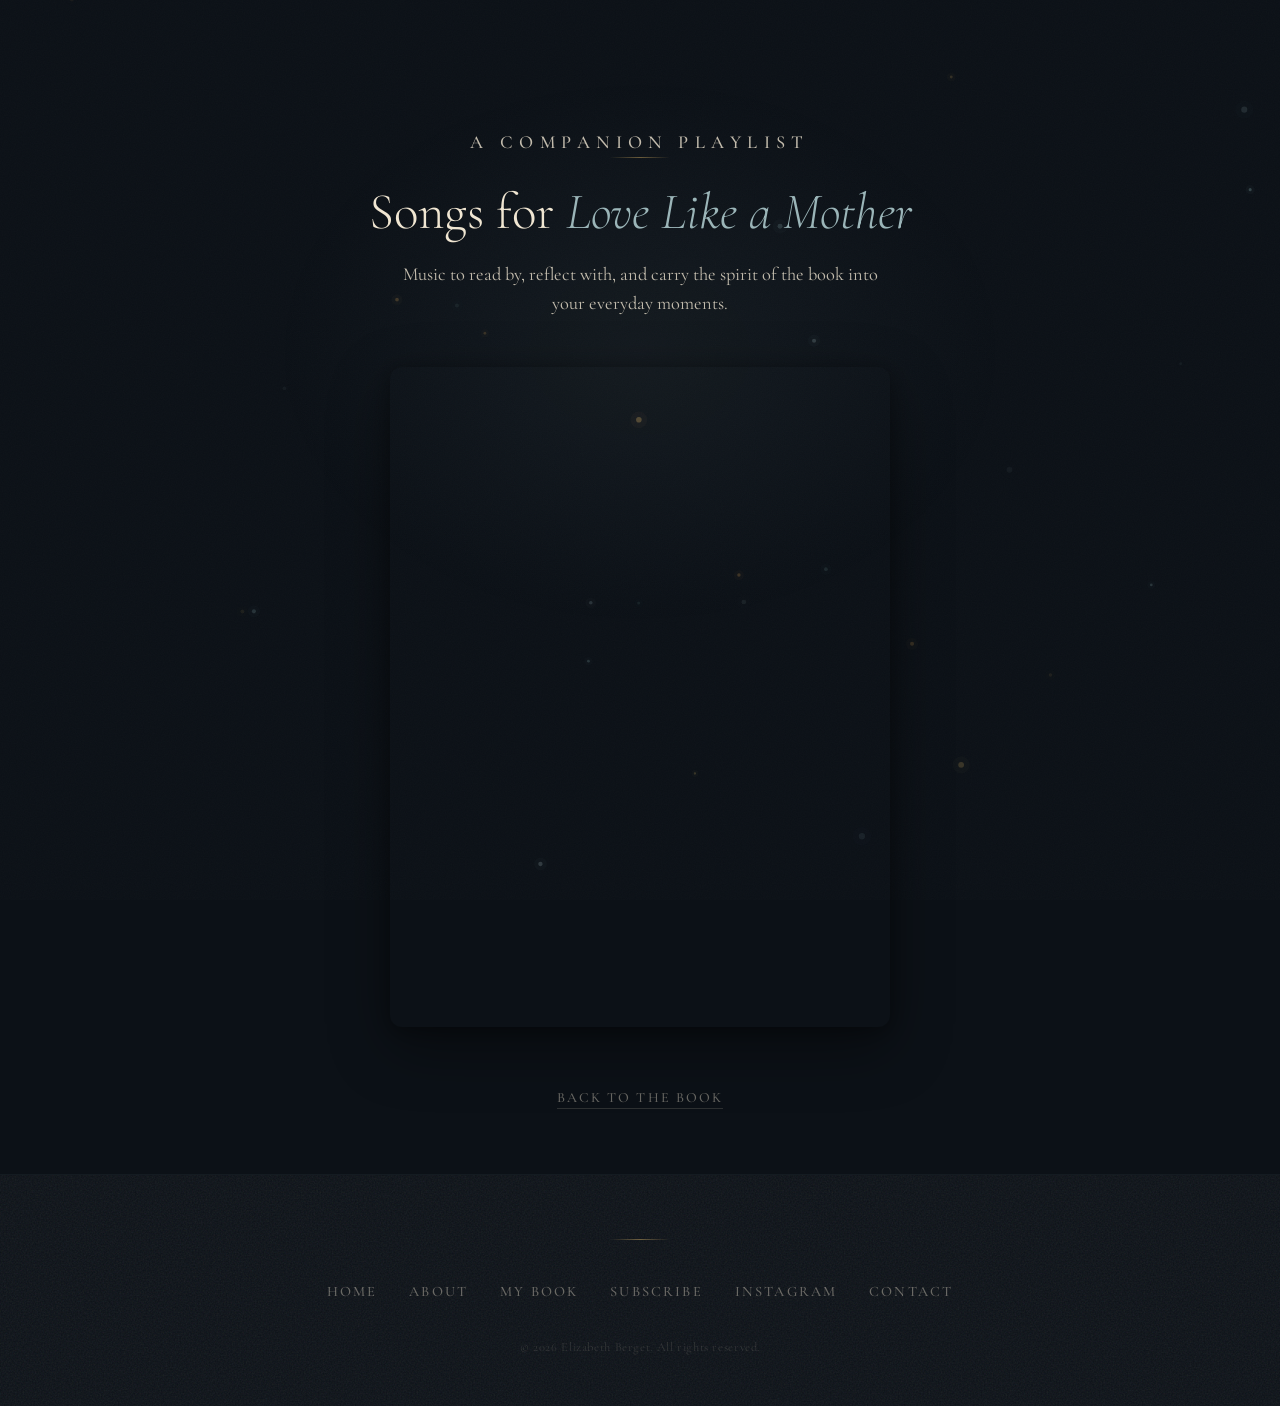
<file: playlist.html>
<!DOCTYPE html>
<html lang="en">
<head>
<meta charset="UTF-8">
<meta name="viewport" content="width=device-width, initial-scale=1.0">
<title>Playlist — Love Like a Mother</title>
<meta name="description" content="A curated playlist companion to Love Like a Mother by Elizabeth Berget.">
<link rel="stylesheet" href="styles.css">
<style>
  a:visited { color: inherit; }

  .playlist-page {
    position: relative; z-index: 2;
    min-height: 100vh;
    display: flex; flex-direction: column;
    align-items: center; justify-content: center;
    padding: 8rem 2rem 4rem;
  }

  .playlist-page::before {
    content: '';
    position: absolute;
    top: 30%; left: 50%;
    transform: translate(-50%, -50%);
    width: 800px; height: 600px;
    background: radial-gradient(ellipse at center, rgba(155,181,184,0.06) 0%, transparent 65%);
    pointer-events: none;
  }

  .playlist-header {
    text-align: center;
    margin-bottom: 3rem;
    position: relative; z-index: 5;
  }

  .playlist-header .section-label {
    opacity: 0;
    animation: fadeUp 0.8s ease 0.2s forwards;
  }

  .playlist-header h1 {
    font-family: 'Cormorant Garamond', serif;
    font-size: 3.2rem; font-weight: 300;
    color: var(--cream);
    line-height: 1.2;
    margin-bottom: 1rem;
    opacity: 0;
    animation: fadeUp 0.8s ease 0.4s forwards;
  }
  .playlist-header h1 em {
    font-style: italic;
    color: var(--blue-mist);
  }

  .playlist-header p {
    font-family: 'Cormorant Garamond', serif;
    font-size: 1.15rem;
    color: var(--cream-soft);
    max-width: 500px; margin: 0 auto;
    line-height: 1.6;
    opacity: 0;
    animation: fadeUp 0.8s ease 0.6s forwards;
  }

  .playlist-embed {
    position: relative; z-index: 5;
    width: 100%;
    max-width: 500px;
    opacity: 0;
    animation: fadeUp 0.8s ease 0.8s forwards;
  }

  .playlist-embed iframe {
    border-radius: 12px;
    width: 100%;
    height: 660px;
    border: none;
    box-shadow:
      0 4px 20px rgba(0,0,0,0.3),
      0 20px 60px rgba(0,0,0,0.4);
  }

  .playlist-back {
    margin-top: 3rem;
    position: relative; z-index: 5;
    opacity: 0;
    animation: fadeUp 0.8s ease 1s forwards;
  }
  .playlist-back a {
    font-family: 'Cormorant Garamond', serif;
    font-size: 0.88rem; font-weight: 500;
    letter-spacing: 0.15em; text-transform: uppercase;
    color: var(--cream-faint);
    text-decoration: none;
    border-bottom: 1px solid rgba(240,230,210,0.15);
    padding-bottom: 2px;
    transition: color 0.3s ease, border-color 0.3s ease;
  }
  .playlist-back a:hover {
    color: var(--gold);
    border-color: var(--gold-dim);
  }

  @media (max-width: 600px) {
    .playlist-page { padding: 6rem 1.5rem 3rem; }
    .playlist-header h1 { font-size: 2.4rem; }
    .playlist-embed iframe { height: 560px; }
  }
</style>
</head>
<body>

<canvas id="fireflies"></canvas>

<section class="playlist-page">
  <div class="playlist-header">
    <p class="section-label">A Companion Playlist</p>
    <div class="gold-rule" style="margin-bottom: 1.5rem;"></div>
    <h1>Songs for <em>Love Like a Mother</em></h1>
    <p>Music to read by, reflect with, and carry the spirit of the book into your everyday moments.</p>
  </div>

  <div class="playlist-embed">
    <iframe
      src="https://open.spotify.com/embed/playlist/1jiIVZKQoPz5LPkSXubFqT?utm_source=generator&theme=0"
      allow="autoplay; clipboard-write; encrypted-media; fullscreen; picture-in-picture"
      loading="lazy"
      allowfullscreen
    ></iframe>
  </div>

  <div class="playlist-back">
    <a href="book.html">Back to the Book</a>
  </div>
</section>

<footer>
  <div class="gold-rule" style="margin-bottom: 2.5rem;"></div>
  <div class="footer-links">
    <a href="index.html">Home</a>
    <a href="about.html">About</a>
    <a href="book.html">My Book</a>
    <a href="https://elizabethberget.substack.com" target="_blank">Subscribe</a>
    <a href="https://www.instagram.com/elizabeth_a_berget/" target="_blank">Instagram</a>
    <a href="contact.html">Contact</a>
  </div>
  <p class="footer-copy">&copy; 2026 Elizabeth Berget. All rights reserved.</p>
</footer>

<script src="main.js"></script>
</body>
</html>
</file>
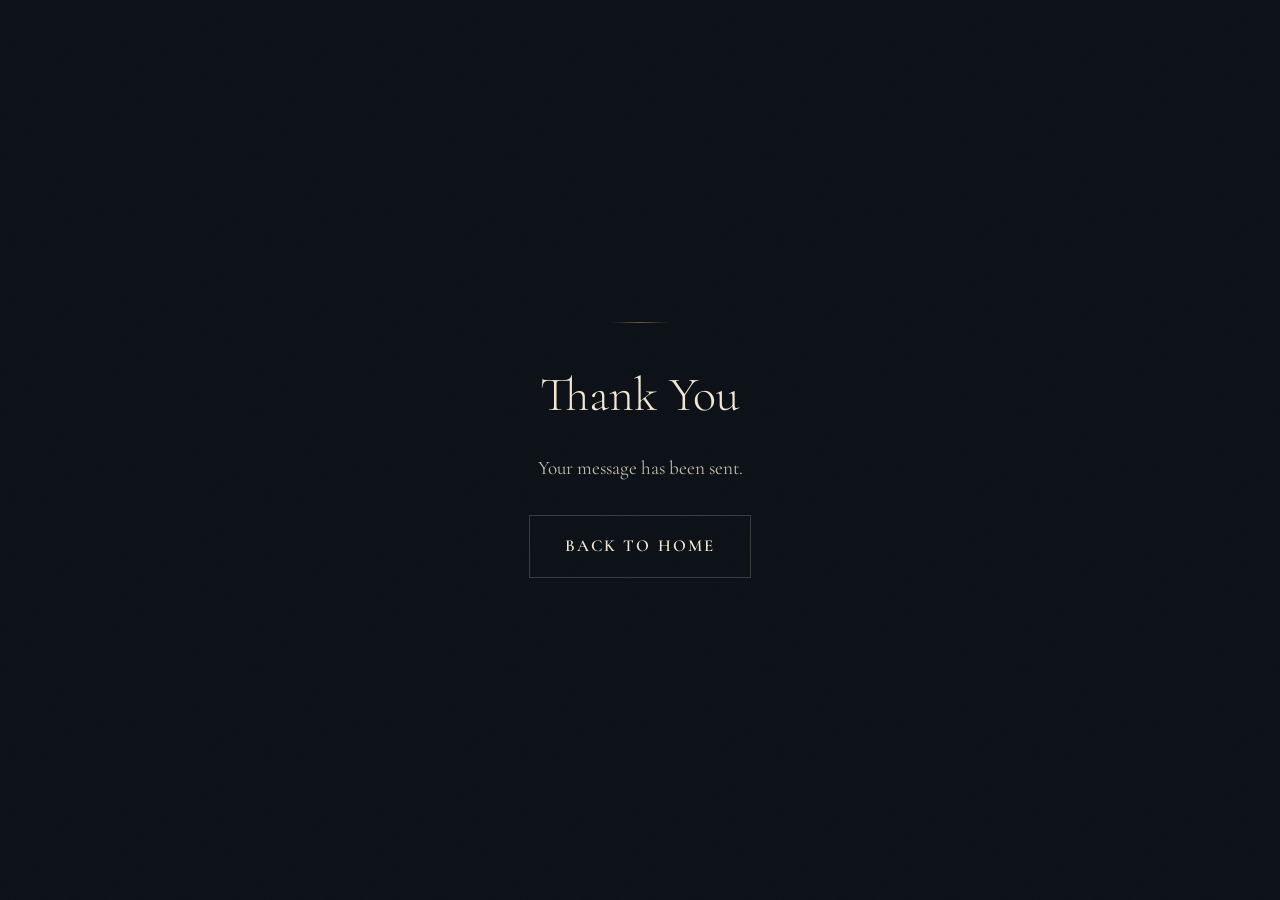
<file: thank-you.html>
<!DOCTYPE html>
<html lang="en">
<head>
<meta charset="UTF-8">
<meta name="viewport" content="width=device-width, initial-scale=1.0">
<title>Thank You — Elizabeth Berget</title>
<link rel="stylesheet" href="styles.css">
<style>
  .thankyou {
    position: relative;
    z-index: 2;
    min-height: 100vh;
    display: flex;
    flex-direction: column;
    align-items: center;
    justify-content: center;
    text-align: center;
    padding: 2rem;
  }
  .thankyou h1 {
    font-family: 'Cormorant Garamond', serif;
    font-size: 3rem;
    font-weight: 300;
    color: var(--cream);
    margin-bottom: 1rem;
  }
  .thankyou p {
    font-family: 'Cormorant Garamond', serif;
    font-size: 1.2rem;
    color: var(--cream-soft);
    max-width: 450px;
    line-height: 1.6;
    margin-bottom: 2rem;
  }

  /* Glowing orbs */
  .orbs {
    position: fixed;
    inset: 0;
    z-index: 0;
    pointer-events: none;
    overflow: hidden;
  }
  .orb {
    position: absolute;
    border-radius: 50%;
    filter: blur(80px);
    opacity: 0;
    animation: orbFloat linear infinite;
  }
  .orb-1 {
    width: 400px; height: 400px;
    background: radial-gradient(circle, rgba(155,181,184,0.25) 0%, transparent 70%);
    left: 10%; top: 20%;
    animation-duration: 18s;
    animation-delay: 0s;
  }
  .orb-2 {
    width: 300px; height: 300px;
    background: radial-gradient(circle, rgba(200,164,92,0.15) 0%, transparent 70%);
    right: 15%; top: 50%;
    animation-duration: 22s;
    animation-delay: 3s;
  }
  .orb-3 {
    width: 350px; height: 350px;
    background: radial-gradient(circle, rgba(155,181,184,0.18) 0%, transparent 70%);
    left: 50%; bottom: 10%;
    animation-duration: 20s;
    animation-delay: 6s;
  }
  .orb-4 {
    width: 250px; height: 250px;
    background: radial-gradient(circle, rgba(200,164,92,0.12) 0%, transparent 70%);
    left: 30%; top: 10%;
    animation-duration: 25s;
    animation-delay: 2s;
  }
  .orb-5 {
    width: 320px; height: 320px;
    background: radial-gradient(circle, rgba(106,142,107,0.12) 0%, transparent 70%);
    right: 25%; bottom: 30%;
    animation-duration: 24s;
    animation-delay: 8s;
  }

  @keyframes orbFloat {
    0% {
      opacity: 0;
      transform: translate(0, 0) scale(0.8);
    }
    15% {
      opacity: 1;
    }
    50% {
      transform: translate(60px, -40px) scale(1.1);
    }
    85% {
      opacity: 1;
    }
    100% {
      opacity: 0;
      transform: translate(-30px, 50px) scale(0.9);
    }
  }
</style>
</head>
<body>

<div class="orbs">
  <div class="orb orb-1"></div>
  <div class="orb orb-2"></div>
  <div class="orb orb-3"></div>
  <div class="orb orb-4"></div>
  <div class="orb orb-5"></div>
</div>

<section class="thankyou">
  <div class="gold-rule" style="margin-bottom: 2rem;"></div>
  <h1>Thank You</h1>
  <p>Your message has been sent.</p>
  <a href="index.html" class="btn-secondary">Back to Home</a>
</section>

</body>
</html>
</file>
<file: styles.css>
/* ===== ELIZABETH BERGET — SHARED SITE STYLES ===== */
/* Enchanted Night Garden Aesthetic */

@import url('https://fonts.googleapis.com/css2?family=Cormorant+Garamond:ital,wght@0,300;0,400;0,500;0,600;0,700;1,300;1,400;1,500;1,600&family=Lora:ital,wght@0,400;0,500;0,600;1,400;1,500&display=swap');

:root {
  /* Dark palette */
  --midnight: #0C1117;
  --midnight-warm: #111820;
  --midnight-blue: #14202A;

  /* Dusty blue from the cover */
  --blue-mist: #9BB5B8;
  --blue-pale: #B5C9CB;
  --blue-cloud: #C2D1D3;
  --blue-deep: #7A9EA2;
  --blue-faint: rgba(155,181,184,0.10);

  /* Cream */
  --cream: #F0E6D2;
  --cream-soft: rgba(240,230,210,0.80);
  --cream-faint: rgba(240,230,210,0.40);

  /* Gold */
  --gold: #C8A45C;
  --gold-light: #DFC07A;
  --gold-dim: rgba(200,164,92,0.50);
  --gold-faint: rgba(200,164,92,0.12);

  /* Gold on light backgrounds */
  --gold-dark: #6B5020;

  /* Nature accents */
  --sage: #6A8E6B;
  --sage-soft: rgba(106,142,107,0.5);
  --olive: #4A6A3E;
  --coral: #C75B3F;

  /* Text on blue-mist backgrounds */
  --ink: #1A2E28;
  --ink-soft: #344840;
  --ink-faint: #607870;
}

* { margin: 0; padding: 0; box-sizing: border-box; }
html { scroll-behavior: smooth; overflow-x: hidden; }

body {
  font-family: 'Lora', Georgia, serif;
  background: var(--midnight);
  color: var(--cream);
  line-height: 1.7;
  overflow-x: hidden;
  position: relative;
}

/* Grain texture */
body::before {
  content: '';
  position: fixed;
  inset: 0;
  z-index: 1;
  pointer-events: none;
  opacity: 0.025;
  background-image: url("data:image/svg+xml,%3Csvg viewBox='0 0 256 256' xmlns='http://www.w3.org/2000/svg'%3E%3Cfilter id='noise'%3E%3CfeTurbulence type='fractalNoise' baseFrequency='0.85' numOctaves='4' stitchTiles='stitch'/%3E%3C/filter%3E%3Crect width='100%25' height='100%25' filter='url(%23noise)' opacity='1'/%3E%3C/svg%3E");
  background-repeat: repeat;
  background-size: 256px 256px;
}

/* ===== FIREFLY CANVAS ===== */
#fireflies {
  position: fixed;
  top: 0; left: 0;
  width: 100%; height: 100%;
  z-index: 0;
  pointer-events: none;
}

/* ===== BOTANICAL VINE BORDERS ===== */
.vine-border-left,
.vine-border-right {
  position: fixed;
  top: 0;
  width: 80px;
  height: 100%;
  z-index: 1;
  pointer-events: none;
  opacity: 0.07;
}
.vine-border-left { left: 0; }
.vine-border-right { right: 0; transform: scaleX(-1); }

/* ===== NAVIGATION ===== */
nav {
  position: fixed;
  top: 0;
  width: 100%;
  z-index: 100;
  padding: 1.6rem 3rem;
  display: flex;
  justify-content: flex-end;
  align-items: center;
  gap: 2.2rem;
  transition: all 0.5s ease;
}
.nav-logo {
  margin-right: auto;
  display: block;
  line-height: 0;
  opacity: 0.85;
  transition: opacity 0.3s ease;
}
.nav-logo:hover { opacity: 1; }
.nav-logo img {
  height: 48px !important;
  max-height: 48px !important;
  width: auto;
  display: block;
  filter: brightness(0) invert(1);
}
nav.scrolled .nav-logo img {
  filter: brightness(0) invert(0.9);
}

nav.scrolled {
  background: rgba(12,17,23,0.92);
  backdrop-filter: blur(14px);
  -webkit-backdrop-filter: blur(14px);
  border-bottom: 1px solid var(--gold-faint);
}

nav a {
  font-family: 'Cormorant Garamond', serif;
  font-size: 0.92rem;
  font-weight: 500;
  letter-spacing: 0.16em;
  text-transform: uppercase;
  color: var(--cream-soft);
  text-decoration: none;
  transition: color 0.3s ease;
}
nav a:hover, nav a.active { color: var(--cream); }

/* ===== HAMBURGER BUTTON ===== */
.nav-toggle {
  display: none;
  background: none;
  border: none;
  cursor: pointer;
  padding: 0.5rem;
  z-index: 101;
}
.nav-toggle span {
  display: block;
  width: 24px;
  height: 2px;
  background: var(--cream);
  margin: 5px 0;
  transition: all 0.3s ease;
}
nav.open .nav-toggle span:nth-child(1) {
  transform: rotate(45deg) translate(5px, 5px);
}
nav.open .nav-toggle span:nth-child(2) {
  opacity: 0;
}
nav.open .nav-toggle span:nth-child(3) {
  transform: rotate(-45deg) translate(5px, -5px);
}

@media (max-width: 768px) {
  nav {
    position: fixed;
    flex-direction: column;
    align-items: stretch;
    padding: 0;
    background: rgba(12,17,23,0.97) !important;
    backdrop-filter: blur(14px);
    -webkit-backdrop-filter: blur(14px);
    gap: 0;
  }
  .nav-logo {
    position: absolute;
    left: 1.2rem;
    top: 0.7rem;
  }
  .nav-logo img {
    height: 22px !important;
  }
  .nav-logo img {
    filter: brightness(0) invert(0.9) !important;
  }
  .nav-toggle {
    display: block;
    position: absolute;
    right: 1.2rem;
    top: 0.7rem;
  }
  .nav-toggle span {
    background: var(--cream) !important;
  }
  nav a {
    display: none;
    width: 100%;
    text-align: center;
    padding: 0.9rem 1rem;
    font-size: 1rem;
    letter-spacing: 0.2em;
    color: var(--cream-soft) !important;
    border-bottom: 1px solid rgba(155,181,184,0.06);
  }
  nav a:hover, nav a.active {
    color: var(--cream) !important;
  }
  nav.open a {
    display: block;
  }
  nav a:last-of-type { border-bottom: none; }
  /* Invisible spacer to keep nav height for hamburger */
  nav::before {
    content: '';
    display: block;
    height: 38px;
  }
}

/* ===== GOLD DIVIDER ===== */
.gold-rule {
  width: 60px;
  height: 1px;
  background: linear-gradient(90deg, transparent, var(--gold-dim), transparent);
  margin: 0 auto;
}

/* ===== BOTANICAL DIVIDER ===== */
.botanical-divider {
  display: flex;
  align-items: center;
  justify-content: center;
  gap: 0.8rem;
  padding: 0.5rem 0;
  color: var(--gold-dim);
}
.botanical-divider .stem {
  width: 50px;
  height: 1px;
  background: linear-gradient(90deg, transparent, var(--gold-dim), transparent);
}
.leaf-icon {
  width: 26px;
  height: 26px;
  opacity: 0.7;
}

/* ===== BUTTONS ===== */
.btn-primary {
  display: inline-flex;
  align-items: center;
  gap: 0.6rem;
  font-family: 'Cormorant Garamond', serif;
  font-size: 1.05rem;
  font-weight: 600;
  letter-spacing: 0.12em;
  text-transform: uppercase;
  color: var(--midnight);
  background: linear-gradient(135deg, var(--gold) 0%, var(--gold-light) 100%);
  padding: 1rem 2.2rem;
  text-decoration: none;
  border: none;
  cursor: pointer;
  transition: all 0.3s ease;
  position: relative;
  overflow: hidden;
}
.btn-primary::before {
  content: '';
  position: absolute;
  inset: 0;
  background: linear-gradient(135deg, var(--gold-light) 0%, var(--gold) 100%);
  opacity: 0;
  transition: opacity 0.3s ease;
}
.btn-primary:hover::before { opacity: 1; }
.btn-primary:hover { transform: translateY(-2px); box-shadow: 0 8px 30px rgba(200,164,92,0.25); }
.btn-primary span { position: relative; z-index: 1; }

.btn-secondary {
  display: inline-flex;
  align-items: center;
  font-family: 'Cormorant Garamond', serif;
  font-size: 1.05rem;
  font-weight: 600;
  letter-spacing: 0.12em;
  text-transform: uppercase;
  color: var(--cream);
  background: transparent;
  padding: 1rem 2.2rem;
  text-decoration: none;
  border: 1px solid rgba(240,230,210,0.2);
  cursor: pointer;
  transition: all 0.3s ease;
}
.btn-secondary:hover {
  border-color: var(--blue-mist);
  color: var(--blue-mist);
  background: rgba(155,181,184,0.06);
}

/* ===== SECTION HELPERS ===== */
.section-label {
  font-family: 'Cormorant Garamond', serif;
  font-size: 0.8rem;
  font-weight: 500;
  letter-spacing: 0.35em;
  text-transform: uppercase;
  color: var(--gold);
  text-align: center;
  margin-bottom: 0.8rem;
}

.section-title {
  font-family: 'Cormorant Garamond', serif;
  font-size: 2.8rem;
  font-weight: 300;
  text-align: center;
  color: var(--cream);
  margin-bottom: 3rem;
  line-height: 1.25;
}

/* ===== FOOTER ===== */
footer {
  position: relative;
  z-index: 2;
  padding: 4rem 2rem 3rem;
  text-align: center;
  border-top: 1px solid rgba(155,181,184,0.06);
  background: var(--midnight);
}
.footer-links {
  display: flex;
  justify-content: center;
  gap: 2rem;
  margin-bottom: 2rem;
  flex-wrap: wrap;
}
.footer-links a {
  font-family: 'Cormorant Garamond', serif;
  font-size: 0.9rem;
  font-weight: 500;
  letter-spacing: 0.15em;
  text-transform: uppercase;
  color: var(--cream-faint);
  text-decoration: none;
  transition: color 0.3s ease;
}
.footer-links a:hover { color: var(--gold); }
.footer-copy {
  font-size: 0.78rem;
  color: rgba(240,230,210,0.15);
  font-family: 'Cormorant Garamond', serif;
  letter-spacing: 0.05em;
}

/* ===== DARK SECTION NOISE TEXTURE ===== */
footer::after {
  content: '';
  position: absolute;
  inset: 0;
  z-index: 3;
  pointer-events: none;
  opacity: 0.09;
  background-image: url("data:image/svg+xml,%3Csvg viewBox='0 0 512 512' xmlns='http://www.w3.org/2000/svg'%3E%3Cfilter id='n'%3E%3CfeTurbulence type='fractalNoise' baseFrequency='0.65' numOctaves='4' stitchTiles='stitch'/%3E%3C/filter%3E%3Crect width='100%25' height='100%25' filter='url(%23n)' opacity='1'/%3E%3C/svg%3E");
  background-size: 512px 512px;
}

/* ===== SCROLL REVEAL ===== */
.reveal {
  opacity: 0;
  transform: translateY(28px);
  transition: opacity 0.9s ease, transform 0.9s ease;
}
.reveal.visible {
  opacity: 1;
  transform: translateY(0);
}
.reveal-d1 { transition-delay: 0.12s; }
.reveal-d2 { transition-delay: 0.24s; }
.reveal-d3 { transition-delay: 0.36s; }

/* ===== ANIMATIONS ===== */
@keyframes fadeUp {
  from { opacity: 0; transform: translateY(24px); }
  to { opacity: 1; transform: translateY(0); }
}

@keyframes coverBreathe {
  0% { box-shadow: 0 4px 20px rgba(0,0,0,0.3), 0 20px 60px rgba(0,0,0,0.4), 0 0 80px rgba(155,181,184,0.08); }
  100% { box-shadow: 0 4px 20px rgba(0,0,0,0.3), 0 20px 60px rgba(0,0,0,0.4), 0 0 100px rgba(155,181,184,0.14), 0 0 40px rgba(200,164,92,0.06); }
}

/* ===== RESPONSIVE ===== */
@media (max-width: 900px) {
  .section-title { font-size: 2.3rem; }
  .vine-border-left, .vine-border-right { display: none; }
}

@media (max-width: 600px) {
}
</file>
